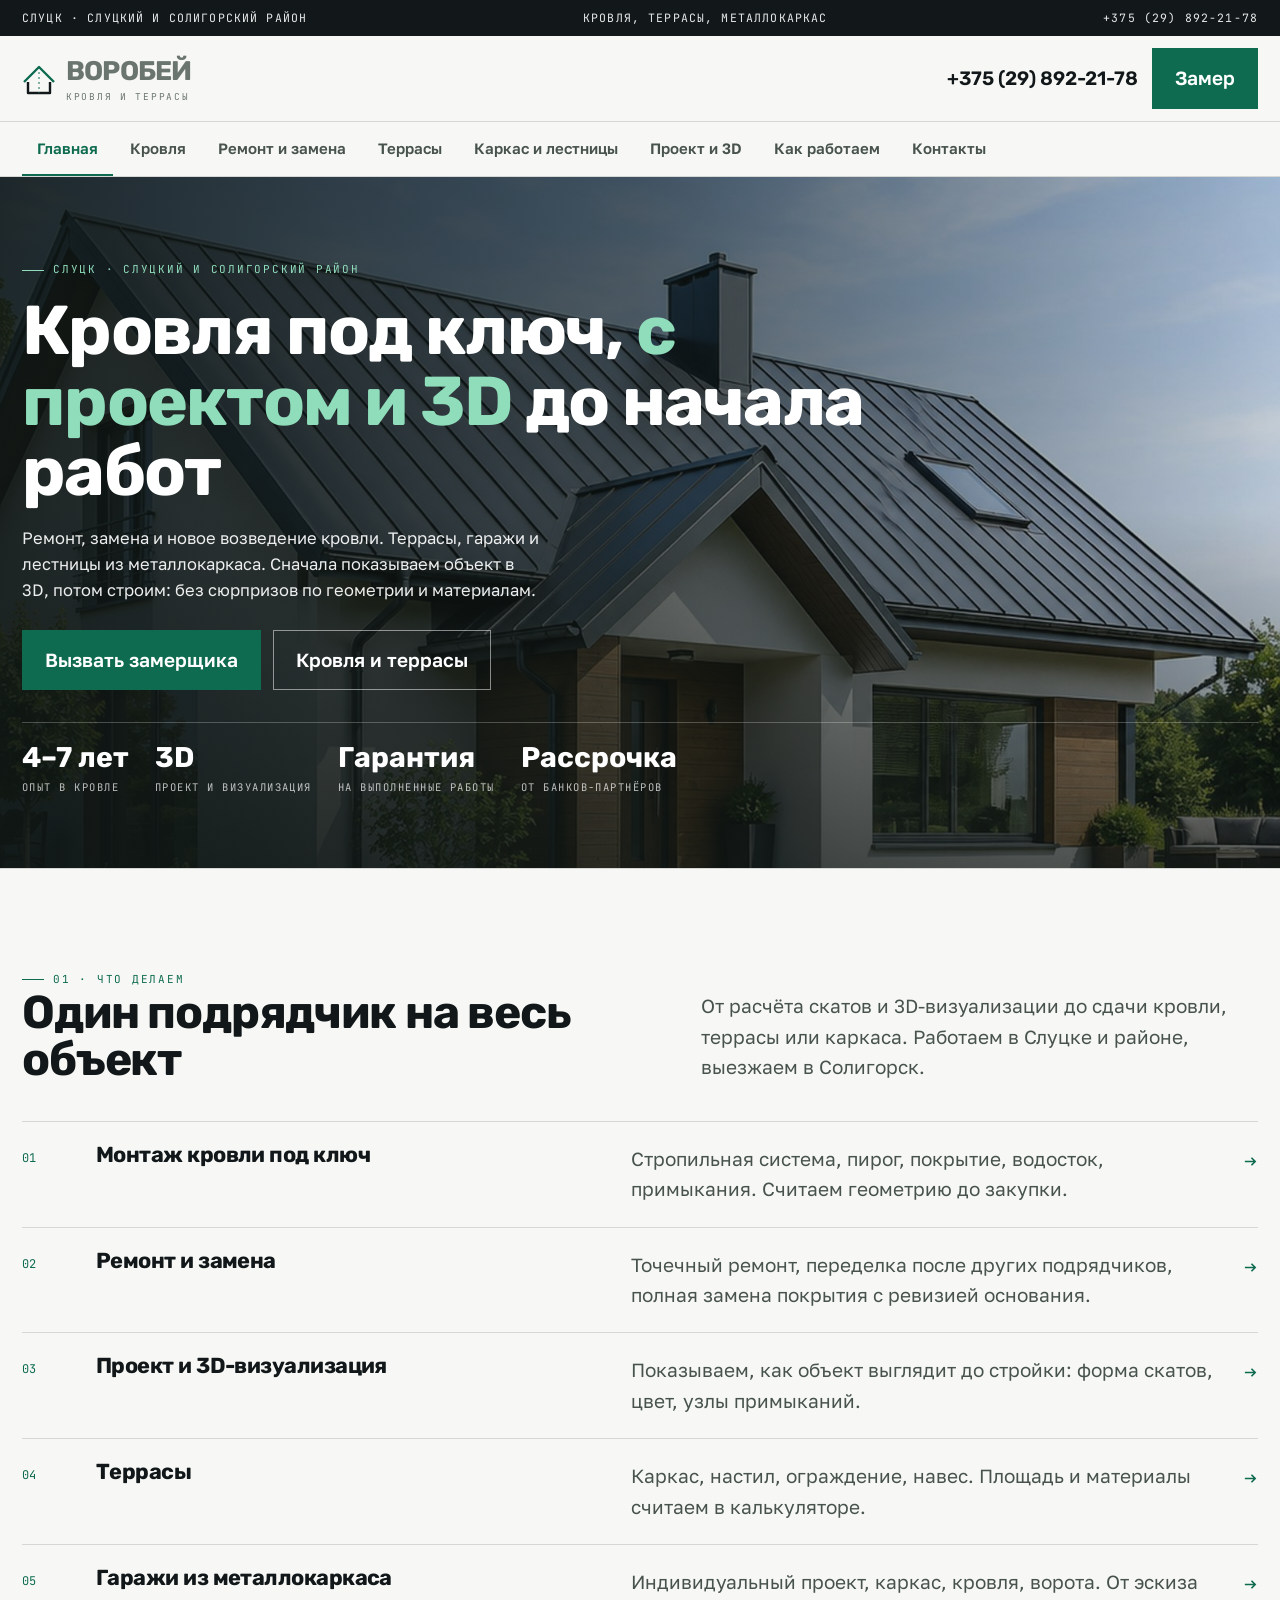
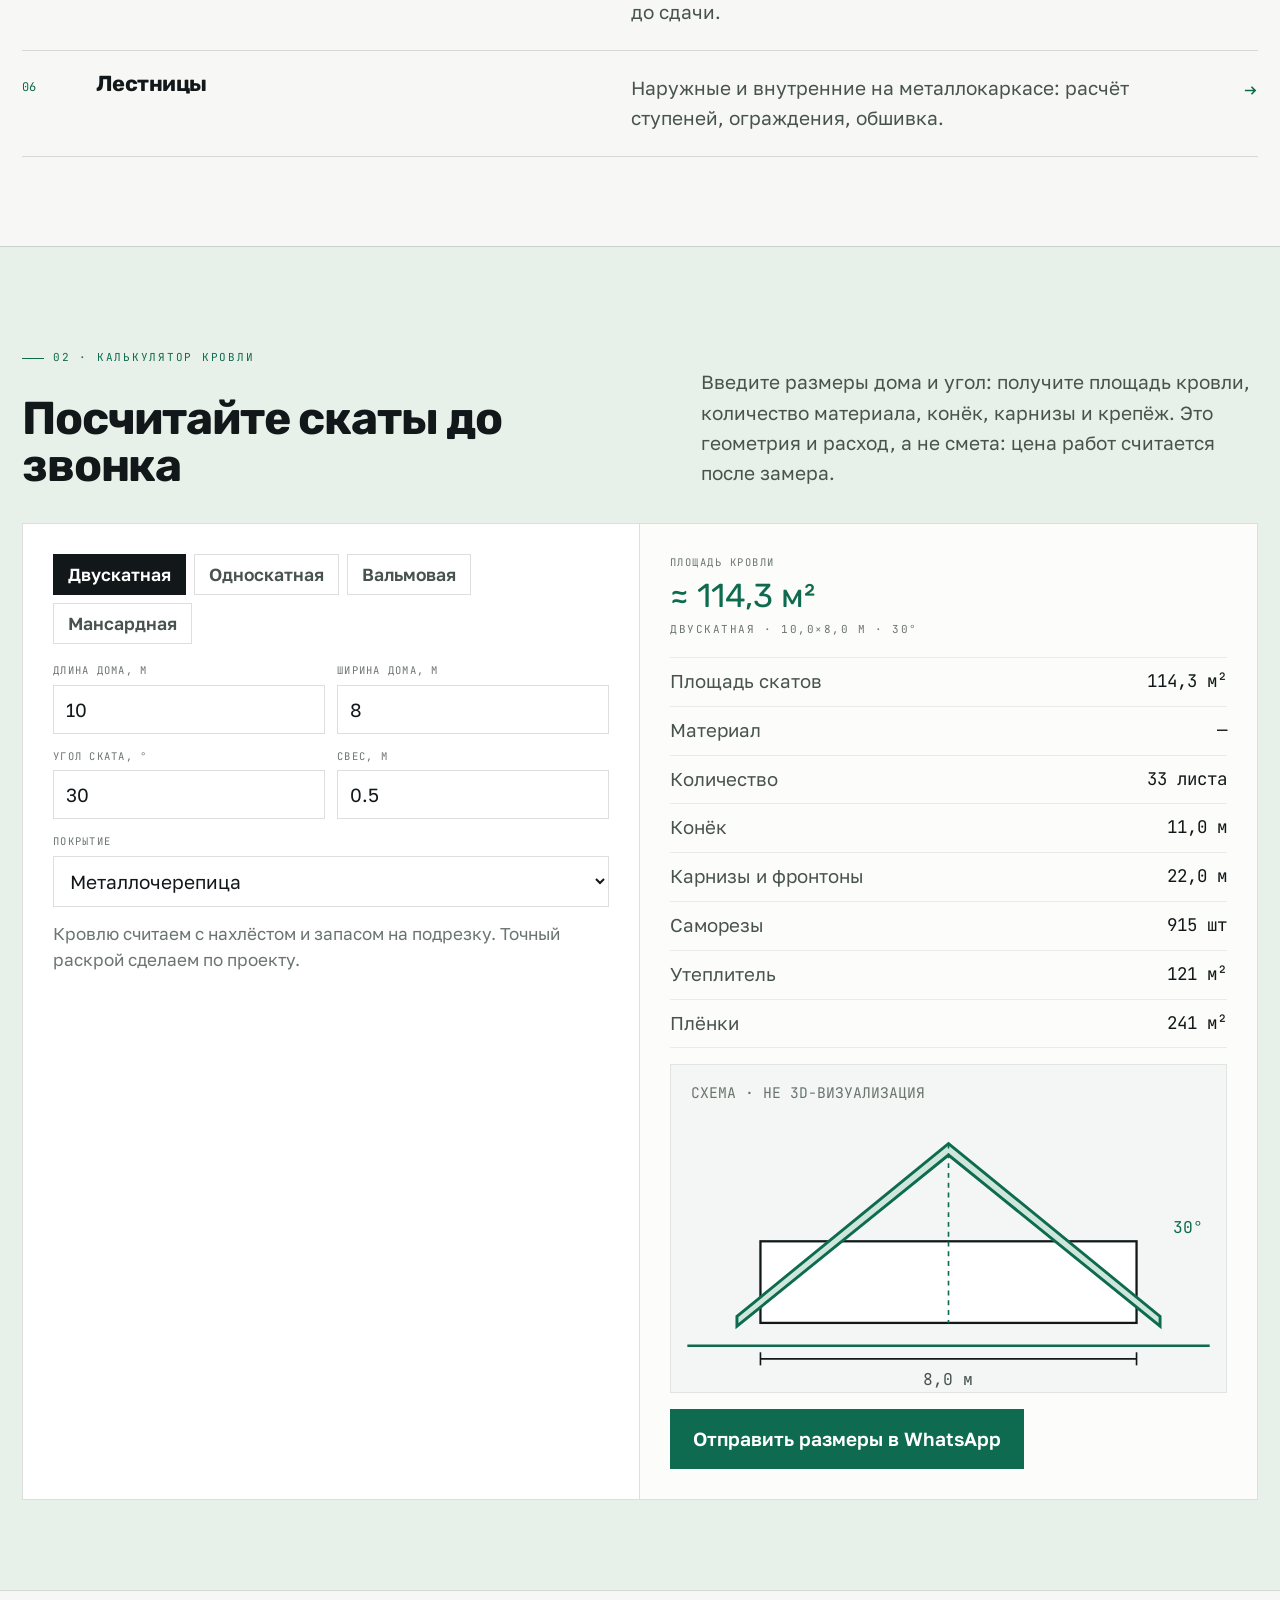
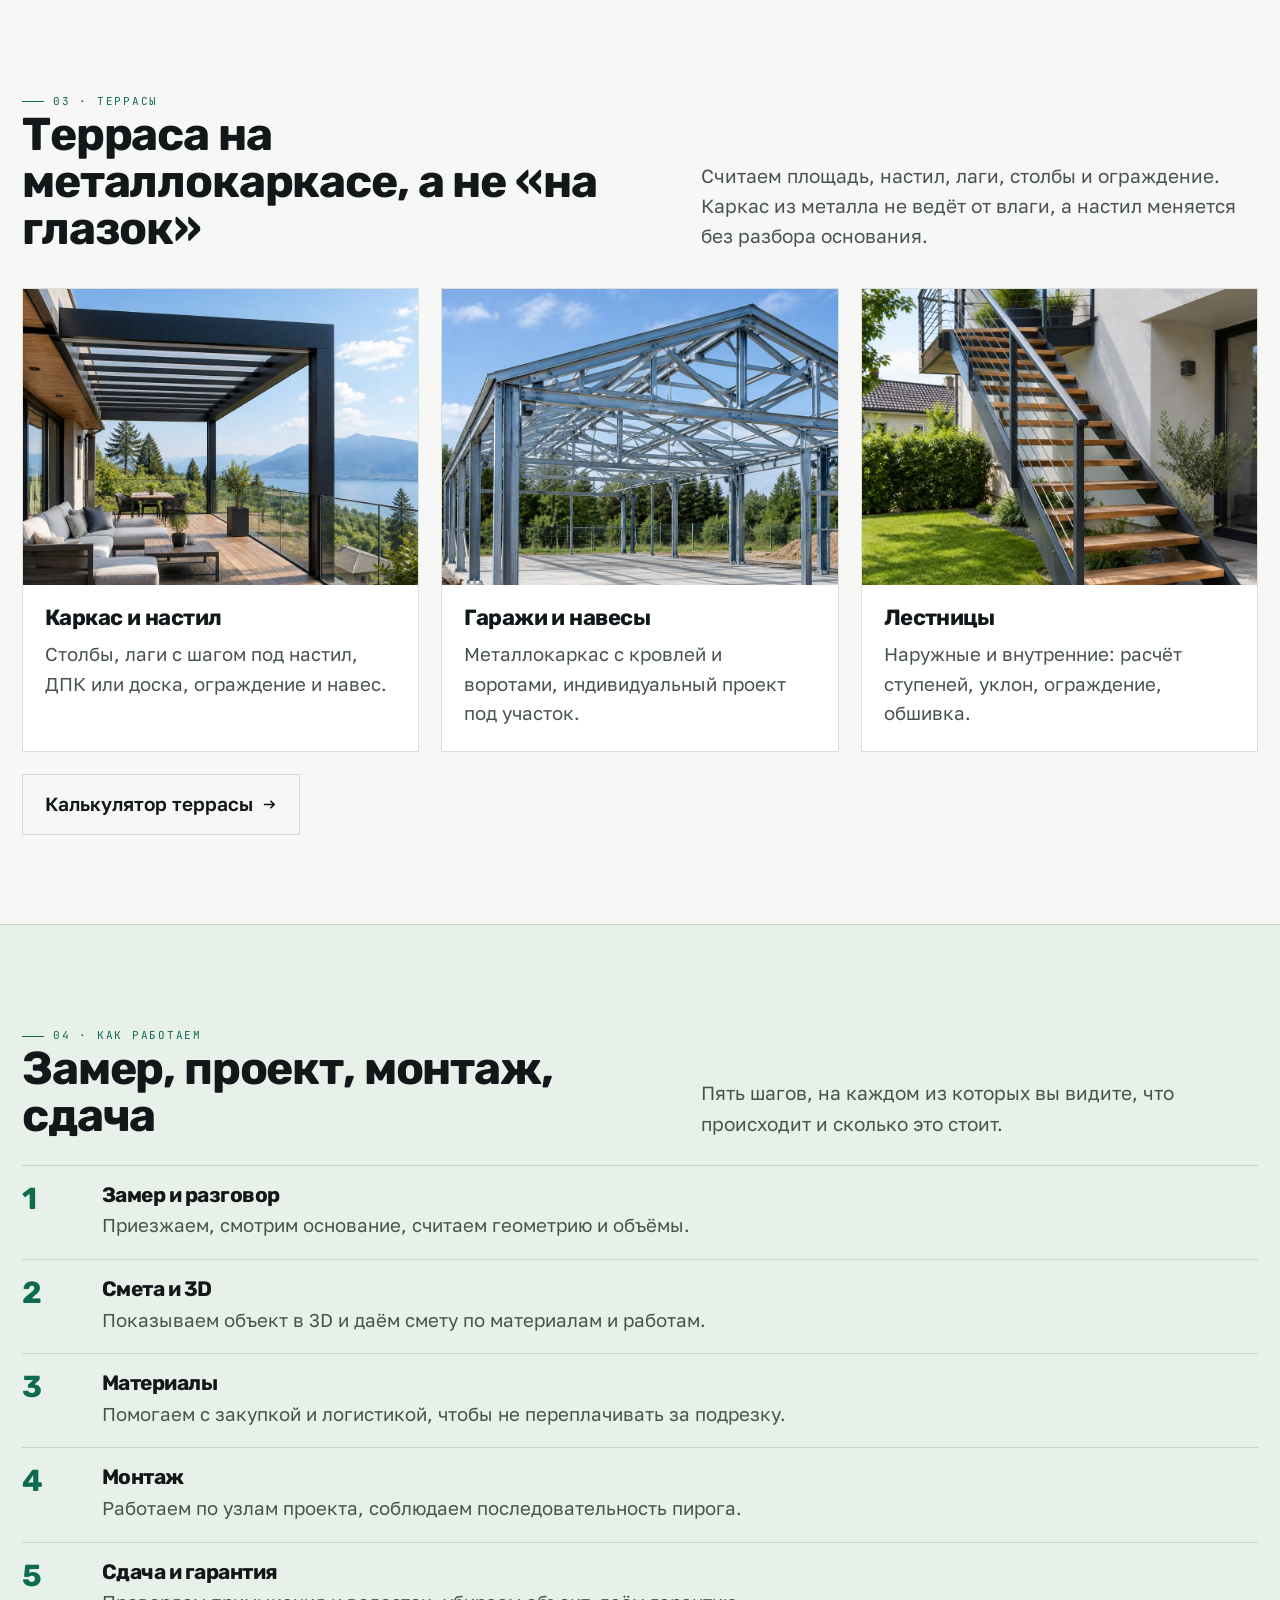
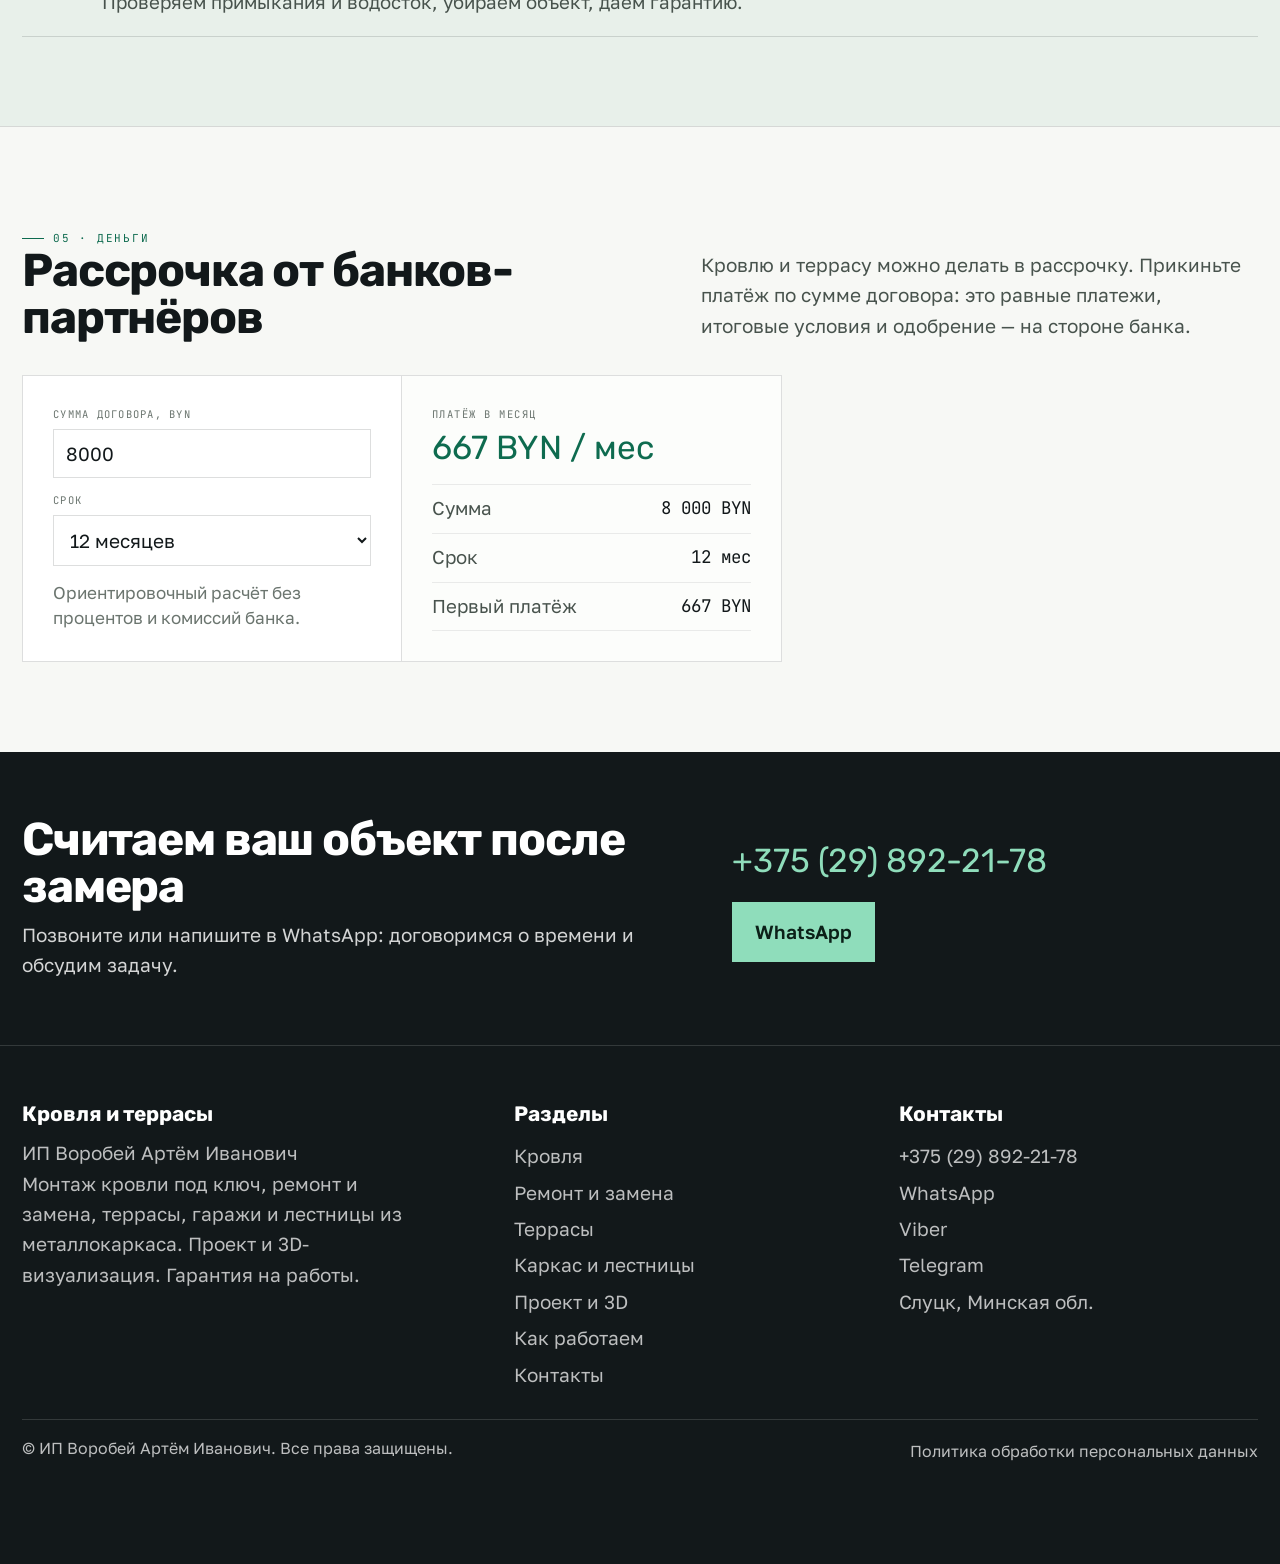
<file: index.html>
<!doctype html><html lang="ru"><head><meta charset="utf-8"><meta name="viewport" content="width=device-width,initial-scale=1"><title>Кровля и террасы в Слуцке под ключ — ИП Воробей Артём Иванович</title><meta name="description" content="Монтаж кровли под ключ, ремонт и замена, террасы, гаражи и лестницы из металлокаркаса в Слуцке и Солигорском районе. Проект и 3D-визуализация, гарантия, рассрочка."><meta property="og:title" content="Кровля и террасы в Слуцке под ключ — ИП Воробей Артём Иванович"><meta property="og:description" content="Монтаж кровли под ключ, ремонт и замена, террасы, гаражи и лестницы из металлокаркаса в Слуцке и Солигорском районе. Проект и 3D-визуализация, гарантия, рассрочка."><meta property="og:type" content="website"><link rel="icon" href="assets/img/favicon.svg" type="image/svg+xml"><link rel="preconnect" href="https://fonts.googleapis.com"><link rel="preconnect" href="https://fonts.gstatic.com" crossorigin><link rel="stylesheet" href="https://fonts.googleapis.com/css2?family=Rubik:wght@400;500;600;700&family=Golos+Text:wght@400;500;600&family=JetBrains+Mono:wght@400;500&display=swap"><style>
:root{--paper:#F7F8F5;--tint:#E8F0EA;--ink:#12181A;--ink2:#48534D;--mute:#6B756F;
--acc:#0E6B4F;--acc2:#B1470F;--line:rgba(18,24,26,.14);--line2:rgba(18,24,26,.08);
--f-d:"Rubik",system-ui,sans-serif;--f-t:"Golos Text",system-ui,sans-serif;--f-m:"JetBrains Mono",monospace}
*{box-sizing:border-box}html{-webkit-text-size-adjust:100%;font-size:19px;overflow-x:clip}
body{margin:0;background:var(--paper);color:var(--ink);font-family:var(--f-t);font-size:19px;line-height:1.6;overflow-x:hidden}
img{max-width:100%;display:block}h1,h2,h3,h4{font-family:var(--f-d);font-weight:700;margin:0;line-height:1.02;letter-spacing:-.025em}
p{margin:0}a{color:inherit;text-decoration:none;overflow-wrap:break-word}
.wrap{width:min(1300px,100% - 44px);margin:0 auto}
.topbar{background:var(--ink);color:rgba(255,255,255,.9);font-family:var(--f-m);font-size:11.5px;letter-spacing:.1em;text-transform:uppercase}
.topbar__in{display:flex;justify-content:space-between;gap:16px;padding:9px 0;flex-wrap:wrap}
.hdr{background:var(--paper);border-bottom:1px solid var(--line);position:sticky;top:0;z-index:60}
.hdr__in{display:flex;align-items:center;gap:18px;padding:12px 0}
.logo{display:flex;align-items:center;gap:10px;min-width:0;flex:none}
.logo b{font-family:var(--f-d);font-size:1.42rem;line-height:1;letter-spacing:-.03em;display:block}
.logo span{display:block;font-family:var(--f-m);font-size:9.5px;letter-spacing:.18em;text-transform:uppercase;color:var(--mute);margin-top:5px}
.logo__mk{width:34px;height:34px;flex:none}
.hdr__act{margin-left:auto;display:flex;align-items:center;gap:14px}
.tel{font-family:var(--f-d);font-weight:600;font-size:1.02rem;white-space:nowrap}
.burger{display:none;width:44px;height:44px;border:1px solid var(--line);background:#fff;align-items:center;justify-content:center;cursor:pointer;flex:none}
.strip{border-top:1px solid var(--line)}
.strip__in{display:flex;gap:2px;overflow-x:auto;scrollbar-width:none}
.strip__in::-webkit-scrollbar{display:none}
.strip__in a{flex:none;padding:14px 15px;font-family:var(--f-t);font-weight:600;font-size:15px;color:var(--ink2);white-space:nowrap;border-bottom:2px solid transparent}
.strip__in a:hover{background:var(--tint);color:var(--ink)}
.strip__in a[aria-current]{color:var(--acc);border-bottom-color:var(--acc)}
.btn{display:inline-flex;align-items:center;gap:9px;padding:14px 22px;background:var(--acc);color:#fff;font-family:var(--f-t);font-weight:600;font-size:1rem;border:1px solid var(--acc);cursor:pointer}
.btn:hover{background:#0A5440;border-color:#0A5440}
.btn--line{background:transparent;color:var(--ink);border-color:var(--line)}
.btn--line:hover{background:#fff;border-color:var(--ink);color:var(--ink)}
.hero{position:relative;min-height:clamp(430px,64vh,680px);display:flex;align-items:flex-end;color:#fff;overflow:hidden}
.hero__bg{position:absolute;inset:0}
.hero__bg img{width:100%;height:100%;object-fit:cover}
.hero::after{content:"";position:absolute;inset:0;background:linear-gradient(96deg,rgba(15,22,20,.9) 0%,rgba(15,22,20,.66) 48%,rgba(15,22,20,.14) 100%),linear-gradient(0deg,rgba(15,22,20,.62),transparent 52%)}
.hero__in{position:relative;z-index:2;padding:clamp(38px,6vw,72px) 0;width:min(1300px,100% - 44px);margin:0 auto}
.hero h1{font-size:clamp(2.1rem,5.4vw,4.4rem);max-width:20ch;margin-top:16px}
.hero h1 em{font-style:normal;color:#8FDDBB}
.hero p{margin-top:18px;max-width:52ch;font-size:clamp(16.5px,1.2vw,19px);color:rgba(255,255,255,.92)}
.hero__cta{display:flex;gap:12px;flex-wrap:wrap;margin-top:26px}
.hero .btn--line{color:#fff;border-color:rgba(255,255,255,.5)}
.hero .btn--line:hover{background:rgba(255,255,255,.14);color:#fff;border-color:#fff}
.hero__figs{display:flex;gap:26px;flex-wrap:wrap;margin-top:32px;padding-top:20px;border-top:1px solid rgba(255,255,255,.24)}
.hero__figs b{display:block;font-family:var(--f-d);font-size:1.5rem;line-height:1}
.hero__figs span{display:block;font-family:var(--f-m);font-size:10.5px;letter-spacing:.14em;text-transform:uppercase;color:rgba(255,255,255,.72);margin-top:7px}
.kick{display:inline-flex;align-items:center;gap:9px;font-family:var(--f-m);font-size:11px;letter-spacing:.16em;text-transform:uppercase;color:var(--acc)}
.kick::before{content:"";width:22px;height:1px;background:var(--acc)}
.hero .kick{color:#8FDDBB}.hero .kick::before{background:#8FDDBB}
.band{padding:clamp(50px,7vw,96px) 0;border-top:1px solid var(--line)}
.band--tint{background:var(--tint)}
.band--dark{background:var(--ink);color:#fff}
.band--dark .kick{color:#8FDDBB}.band--dark .kick::before{background:#8FDDBB}
.band--dark p{color:rgba(255,255,255,.8)}
h2{font-size:clamp(1.7rem,3.6vw,3rem);max-width:24ch}
.head{display:grid;grid-template-columns:minmax(0,1.15fr) minmax(0,1fr);gap:clamp(18px,3vw,48px);align-items:end}
.head p{color:var(--ink2);max-width:46ch}
.band--dark .head p{color:rgba(255,255,255,.78)}
.mono{font-family:var(--f-m);font-size:11px;letter-spacing:.14em;text-transform:uppercase;color:var(--mute)}
[hidden]{display:none!important}
</style><link rel="stylesheet" href="assets/css/site.v1.css"></head><body class=""><div class="topbar"><div class="wrap topbar__in"><span>Слуцк · Слуцкий и Солигорский район</span><span>Кровля, террасы, металлокаркас</span><a href="tel:+375298922178">+375 (29) 892-21-78</a></div></div><header class="hdr"><div class="wrap hdr__in"><a class="logo" href="index.html" aria-label="Кровля и террасы — на главную"><svg class="logo__mk" viewBox="0 0 34 34" fill="none" aria-hidden="true"><path d="M2 20 17 5l15 15" stroke="#0E6B4F" stroke-width="2.4" stroke-linejoin="round"/><path d="M6 20v11h22V20" stroke="#12181A" stroke-width="2.4" stroke-linejoin="round"/><path d="M17 5v26" stroke="#0E6B4F" stroke-width="1" stroke-dasharray="2 3"/></svg><span class="logo__tx"><b>Воробей</b><span>кровля и террасы</span></span></a><div class="hdr__act"><a class="tel" href="tel:+375298922178">+375 (29) 892-21-78</a><a class="btn" href="kontakty.html#zayavka">Замер</a><button class="burger" type="button" aria-label="Меню" aria-expanded="false" aria-controls="drawer"><svg width="20" height="20" viewBox="0 0 20 20" stroke="currentColor" stroke-width="2"><path d="M3 6h14M3 10h14M3 14h14"/></svg></button></div></div><div class="strip"><div class="wrap"><nav class="strip__in" aria-label="Страницы"><a href="index.html" aria-current="page">Главная</a><a href="krovlya.html">Кровля</a><a href="remont.html">Ремонт и замена</a><a href="terrasy.html">Террасы</a><a href="karkas.html">Каркас и лестницы</a><a href="proekt.html">Проект и 3D</a><a href="kak-rabotaem.html">Как работаем</a><a href="kontakty.html">Контакты</a></nav></div></div></header><section class="hero"><div class="hero__bg"><img src="assets/img/hero.jpg" alt="Новая металлическая кровля частного дома"></div><div class="hero__in"><span class="kick">Слуцк · Слуцкий и Солигорский район</span><h1>Кровля под ключ, <em>с проектом и 3D</em> до начала работ</h1><p>Ремонт, замена и новое возведение кровли. Террасы, гаражи и лестницы из металлокаркаса. Сначала показываем объект в 3D, потом строим: без сюрпризов по геометрии и материалам.</p><div class="hero__cta"><a class="btn" href="kontakty.html#zayavka">Вызвать замерщика</a><a class="btn btn--line" href="krovlya.html">Кровля и террасы</a></div><div class="hero__figs"><div><b>4–7 лет</b><span>опыт в кровле</span></div><div><b>3D</b><span>проект и визуализация</span></div><div><b>Гарантия</b><span>на выполненные работы</span></div><div><b>Рассрочка</b><span>от банков-партнёров</span></div></div></div></section><section class="band"><div class="wrap"><span class="kick">01 · что делаем</span><div class="head"><h2>Один подрядчик на весь объект</h2><p>От расчёта скатов и 3D-визуализации до сдачи кровли, террасы или каркаса. Работаем в Слуцке и районе, выезжаем в Солигорск.</p></div><div class="rows"><div class="row"><span class="row__n">01</span><h3>Монтаж кровли под ключ</h3><p>Стропильная система, пирог, покрытие, водосток, примыкания. Считаем геометрию до закупки.</p><span class="row__go"><svg class="ar" width="15" height="15" viewBox="0 0 16 16" aria-hidden="true" fill="none" stroke="currentColor" stroke-width="1.7"><path d="M2 8h11M9 4l4 4-4 4"/></svg></span></div><div class="row"><span class="row__n">02</span><h3>Ремонт и замена</h3><p>Точечный ремонт, переделка после других подрядчиков, полная замена покрытия с ревизией основания.</p><span class="row__go"><svg class="ar" width="15" height="15" viewBox="0 0 16 16" aria-hidden="true" fill="none" stroke="currentColor" stroke-width="1.7"><path d="M2 8h11M9 4l4 4-4 4"/></svg></span></div><div class="row"><span class="row__n">03</span><h3>Проект и 3D-визуализация</h3><p>Показываем, как объект выглядит до стройки: форма скатов, цвет, узлы примыканий.</p><span class="row__go"><svg class="ar" width="15" height="15" viewBox="0 0 16 16" aria-hidden="true" fill="none" stroke="currentColor" stroke-width="1.7"><path d="M2 8h11M9 4l4 4-4 4"/></svg></span></div><div class="row"><span class="row__n">04</span><h3>Террасы</h3><p>Каркас, настил, ограждение, навес. Площадь и материалы считаем в калькуляторе.</p><span class="row__go"><svg class="ar" width="15" height="15" viewBox="0 0 16 16" aria-hidden="true" fill="none" stroke="currentColor" stroke-width="1.7"><path d="M2 8h11M9 4l4 4-4 4"/></svg></span></div><div class="row"><span class="row__n">05</span><h3>Гаражи из металлокаркаса</h3><p>Индивидуальный проект, каркас, кровля, ворота. От эскиза до сдачи.</p><span class="row__go"><svg class="ar" width="15" height="15" viewBox="0 0 16 16" aria-hidden="true" fill="none" stroke="currentColor" stroke-width="1.7"><path d="M2 8h11M9 4l4 4-4 4"/></svg></span></div><div class="row"><span class="row__n">06</span><h3>Лестницы</h3><p>Наружные и внутренние на металлокаркасе: расчёт ступеней, ограждения, обшивка.</p><span class="row__go"><svg class="ar" width="15" height="15" viewBox="0 0 16 16" aria-hidden="true" fill="none" stroke="currentColor" stroke-width="1.7"><path d="M2 8h11M9 4l4 4-4 4"/></svg></span></div></div></div></section><section class="band band--tint" id="calc"><div class="wrap"><span class="kick">02 · калькулятор кровли</span><div class="head"><h2>Посчитайте скаты до звонка</h2><p>Введите размеры дома и угол: получите площадь кровли, количество материала, конёк, карнизы и крепёж. Это геометрия и расход, а не смета: цена работ считается после замера.</p></div><div class="panel"><div class="panel__in"><div class="panel__form"><div class="tabs" role="tablist"><button class="tab" type="button" data-roof="dvu" aria-selected="true">Двускатная</button><button class="tab" type="button" data-roof="odno" aria-selected="false">Односкатная</button><button class="tab" type="button" data-roof="valma" aria-selected="false">Вальмовая</button><button class="tab" type="button" data-roof="mans" aria-selected="false">Мансардная</button></div><div class="two"><div class="field"><label for="r-l">Длина дома, м</label><input id="r-l" type="number" value="10" min="3" max="40" step="0.5"></div><div class="field"><label for="r-w">Ширина дома, м</label><input id="r-w" type="number" value="8" min="3" max="30" step="0.5"></div></div><div class="two"><div class="field"><label for="r-a">Угол ската, °</label><input id="r-a" type="number" value="30" min="8" max="60" step="1"></div><div class="field"><label for="r-ov">Свес, м</label><input id="r-ov" type="number" value="0.5" min="0" max="1.2" step="0.1"></div></div><div class="field"><label for="r-mat-sel">Покрытие</label><select id="r-mat-sel"><option value="mc">Металлочерепица</option><option value="pr">Профнастил</option><option value="gc">Гибкая черепица</option><option value="fz">Фальцевая кровля</option></select></div><p class="note">Кровлю считаем с нахлёстом и запасом на подрезку. Точный раскрой сделаем по проекту.</p></div><div class="panel__out"><div class="sum__lbl">Площадь кровли</div><div class="sum" id="r-sum">—</div><div class="mono" id="r-type" style="margin-top:8px">—</div><dl class="spec"><div><dt>Площадь скатов</dt><dd id="r-area">—</dd></div><div><dt>Материал</dt><dd id="r-mat">—</dd></div><div><dt>Количество</dt><dd id="r-qty">—</dd></div><div><dt>Конёк</dt><dd id="r-ridge">—</dd></div><div><dt>Карнизы и фронтоны</dt><dd id="r-eaves">—</dd></div><div><dt>Саморезы</dt><dd id="r-screws">—</dd></div><div><dt>Утеплитель</dt><dd id="r-ins">—</dd></div><div><dt>Плёнки</dt><dd id="r-film">—</dd></div></dl><div class="scheme"><svg id="r-svg" role="img" aria-label="Схема кровли в разрезе"></svg></div><a class="btn" style="margin-top:16px" href="https://wa.me/375298922178" target="_blank" rel="noopener">Отправить размеры в WhatsApp</a></div></div></div></div></section><section class="band"><div class="wrap"><span class="kick">03 · террасы</span><div class="head"><h2>Терраса на металлокаркасе, а не «на глазок»</h2><p>Считаем площадь, настил, лаги, столбы и ограждение. Каркас из металла не ведёт от влаги, а настил меняется без разбора основания.</p></div><div class="cards"><div class="card"><div class="im"><img src="assets/img/terrace.jpg" alt="Терраса с металлокаркасом"></div><h3>Каркас и настил</h3><p>Столбы, лаги с шагом под настил, ДПК или доска, ограждение и навес.</p></div><div class="card"><div class="im"><img src="assets/img/garage.jpg" alt="Гараж из металлокаркаса"></div><h3>Гаражи и навесы</h3><p>Металлокаркас с кровлей и воротами, индивидуальный проект под участок.</p></div><div class="card"><div class="im"><img src="assets/img/stairs.jpg" alt="Лестница на металлокаркасе"></div><h3>Лестницы</h3><p>Наружные и внутренние: расчёт ступеней, уклон, ограждение, обшивка.</p></div></div><p style="margin-top:22px"><a class="btn btn--line" href="terrasy.html">Калькулятор террасы<svg class="ar" width="15" height="15" viewBox="0 0 16 16" aria-hidden="true" fill="none" stroke="currentColor" stroke-width="1.7"><path d="M2 8h11M9 4l4 4-4 4"/></svg></a></p></div></section><section class="band band--tint"><div class="wrap"><span class="kick">04 · как работаем</span><div class="head"><h2>Замер, проект, монтаж, сдача</h2><p>Пять шагов, на каждом из которых вы видите, что происходит и сколько это стоит.</p></div><div class="steps"><div class="step"><b>1</b><div><h3>Замер и разговор</h3><p>Приезжаем, смотрим основание, считаем геометрию и объёмы.</p></div></div><div class="step"><b>2</b><div><h3>Смета и 3D</h3><p>Показываем объект в 3D и даём смету по материалам и работам.</p></div></div><div class="step"><b>3</b><div><h3>Материалы</h3><p>Помогаем с закупкой и логистикой, чтобы не переплачивать за подрезку.</p></div></div><div class="step"><b>4</b><div><h3>Монтаж</h3><p>Работаем по узлам проекта, соблюдаем последовательность пирога.</p></div></div><div class="step"><b>5</b><div><h3>Сдача и гарантия</h3><p>Проверяем примыкания и водосток, убираем объект, даём гарантию.</p></div></div></div></div></section><section class="band"><div class="wrap"><span class="kick">05 · деньги</span><div class="head"><h2>Рассрочка от банков-партнёров</h2><p>Кровлю и террасу можно делать в рассрочку. Прикиньте платёж по сумме договора: это равные платежи, итоговые условия и одобрение — на стороне банка.</p></div><div class="panel" style="max-width:760px"><div class="panel__in" style="grid-template-columns:minmax(0,1fr) minmax(0,1fr)"><div class="panel__form"><div class="field"><label for="i-sum">Сумма договора, BYN</label><input id="i-sum" type="number" value="8000" min="500" step="100"></div><div class="field"><label for="i-months">Срок</label><select id="i-months"><option value="6">6 месяцев</option><option value="12" selected>12 месяцев</option><option value="24">24 месяца</option><option value="36">36 месяцев</option></select></div><p class="note">Ориентировочный расчёт без процентов и комиссий банка.</p></div><div class="panel__out"><div class="sum__lbl">Платёж в месяц</div><div class="sum" id="i-pay">—</div><dl class="spec"><div><dt>Сумма</dt><dd id="i-sum-out">—</dd></div><div><dt>Срок</dt><dd id="i-months-out">—</dd></div><div><dt>Первый платёж</dt><dd id="i-first">—</dd></div></dl></div></div></div></div></section><section class="cta"><div class="wrap cta__in"><div><h2>Считаем ваш объект после замера</h2><p style="margin-top:10px;color:rgba(255,255,255,.82)">Позвоните или напишите в WhatsApp: договоримся о времени и обсудим задачу.</p></div><div><a class="cta__tel" href="tel:+375298922178">+375 (29) 892-21-78</a><a class="btn" style="margin-top:14px" href="https://wa.me/375298922178" target="_blank" rel="noopener">WhatsApp</a></div></div></section><footer class="foot"><div class="wrap"><div class="foot__in"><div><b>Кровля и террасы</b><p style="max-width:34ch">ИП Воробей Артём Иванович<br>Монтаж кровли под ключ, ремонт и замена, террасы, гаражи и лестницы из металлокаркаса. Проект и 3D-визуализация. Гарантия на работы.</p></div><div><b>Разделы</b><a href="krovlya.html">Кровля</a><a href="remont.html">Ремонт и замена</a><a href="terrasy.html">Террасы</a><a href="karkas.html">Каркас и лестницы</a><a href="proekt.html">Проект и 3D</a><a href="kak-rabotaem.html">Как работаем</a><a href="kontakty.html">Контакты</a></div><div><b>Контакты</b><a href="tel:+375298922178">+375 (29) 892-21-78</a><a href="https://wa.me/375298922178" target="_blank" rel="noopener">WhatsApp</a><a href="viber://chat?number=%2B375298922178" target="_blank" rel="noopener">Viber</a><a href="https://t.me/+375298922178" target="_blank" rel="noopener">Telegram</a><span style="display:block;padding:3px 0">Слуцк, Минская обл.</span></div></div><div class="foot__low"><span>© ИП Воробей Артём Иванович. Все права защищены.</span><span><a href="politika.html">Политика обработки персональных данных</a></span></div></div></footer><div class="fbar"><a class="fbar__main" href="tel:+375298922178"><svg width="17" height="17" viewBox="0 0 24 24" fill="none" stroke="currentColor" stroke-width="2"><path d="M4 4h4l2 5-3 2a12 12 0 0 0 6 6l2-3 5 2v4a2 2 0 0 1-2 2A18 18 0 0 1 2 6a2 2 0 0 1 2-2z"/></svg>Позвонить</a><a href="https://wa.me/375298922178" target="_blank" rel="noopener"><svg width="17" height="17" viewBox="0 0 24 24" fill="currentColor"><path d="M12 2a10 10 0 0 0-8.6 15.1L2 22l5-1.3A10 10 0 1 0 12 2zm5.3 14.1c-.2.6-1.3 1.2-1.8 1.2-.5.1-1 .1-1.7-.1a11 11 0 0 1-5.6-4.9c-.4-.7-.6-1.4-.5-2 0-.5.4-1 .7-1.3.2-.2.4-.3.6-.3h.5c.2 0 .4 0 .5.4l.7 1.6c.1.2 0 .4-.1.5l-.4.5c-.2.2-.2.3-.1.5a7 7 0 0 0 3.3 2.8c.2.1.4 0 .5-.1l.6-.7c.1-.2.3-.2.5-.1l1.5.8c.3.2.4.2.4.5s0 .9-.2 1.3z"/></svg>WhatsApp</a><a href="viber://chat?number=%2B375298922178" target="_blank" rel="noopener"><svg width="17" height="17" viewBox="0 0 24 24" fill="currentColor"><path d="M12 2C6.9 2 3 5.6 3 10.4c0 2.6 1.2 4.9 3.2 6.4v3.7l3-1.9c.9.3 1.9.4 2.8.4 5.1 0 9-3.6 9-8.6S17.1 2 12 2zm3.6 11.9c-.3.7-1.5 1.3-2.1 1.3-.6.1-1.3.1-2.1-.2a12 12 0 0 1-6-5.4c-.5-.8-.7-1.6-.6-2.3.1-.6.5-1.2.8-1.5.2-.2.4-.3.6-.3h.6c.2 0 .4.1.6.5l.7 1.8c.1.2 0 .4-.1.6l-.5.6c-.2.2-.2.4-.1.6a8 8 0 0 0 3.6 3.2c.3.1.5 0 .6-.1l.7-.8c.2-.2.4-.3.6-.1l1.7 1c.3.2.4.3.4.6s0 .9-.1 1.4z"/></svg>Viber</a><a href="https://t.me/+375298922178" target="_blank" rel="noopener"><svg width="17" height="17" viewBox="0 0 24 24" fill="currentColor"><path d="M21.9 4.3 19 19.1c-.2 1-.8 1.2-1.6.8l-4.5-3.3-2.2 2.1c-.2.2-.4.4-.9.4l.3-4.5 8.2-7.4c.4-.3-.1-.5-.5-.2L7.7 12.3 3.2 10.9c-1-.3-1-1 .2-1.4l17.1-6.6c.8-.3 1.5.2 1.4 1.4z"/></svg>Telegram</a></div><div class="drawer" id="drawer" hidden><div class="drawer__in"><div class="drawer__top"><b style="font-family:var(--f-d);font-size:1.1rem">Меню</b><button class="drawer__close" type="button" aria-label="Закрыть меню">×</button></div><nav aria-label="Мобильное меню"><a href="index.html">Главная</a><a href="krovlya.html">Кровля</a><a href="remont.html">Ремонт и замена</a><a href="terrasy.html">Террасы</a><a href="karkas.html">Каркас и лестницы</a><a href="proekt.html">Проект и 3D</a><a href="kak-rabotaem.html">Как работаем</a><a href="kontakty.html">Контакты</a><a href="politika.html">Политика</a></nav><div class="drawer__tel"><a class="btn" href="tel:+375298922178"><svg width="17" height="17" viewBox="0 0 24 24" fill="none" stroke="currentColor" stroke-width="2"><path d="M4 4h4l2 5-3 2a12 12 0 0 0 6 6l2-3 5 2v4a2 2 0 0 1-2 2A18 18 0 0 1 2 6a2 2 0 0 1 2-2z"/></svg>+375 (29) 892-21-78</a><a class="btn btn--line" href="https://wa.me/375298922178" target="_blank" rel="noopener"><svg width="17" height="17" viewBox="0 0 24 24" fill="currentColor"><path d="M12 2a10 10 0 0 0-8.6 15.1L2 22l5-1.3A10 10 0 1 0 12 2zm5.3 14.1c-.2.6-1.3 1.2-1.8 1.2-.5.1-1 .1-1.7-.1a11 11 0 0 1-5.6-4.9c-.4-.7-.6-1.4-.5-2 0-.5.4-1 .7-1.3.2-.2.4-.3.6-.3h.5c.2 0 .4 0 .5.4l.7 1.6c.1.2 0 .4-.1.5l-.4.5c-.2.2-.2.3-.1.5a7 7 0 0 0 3.3 2.8c.2.1.4 0 .5-.1l.6-.7c.1-.2.3-.2.5-.1l1.5.8c.3.2.4.2.4.5s0 .9-.2 1.3z"/></svg>Написать в WhatsApp</a></div></div></div><script src="assets/js/main.v1.js" defer></script></body></html>
</file>
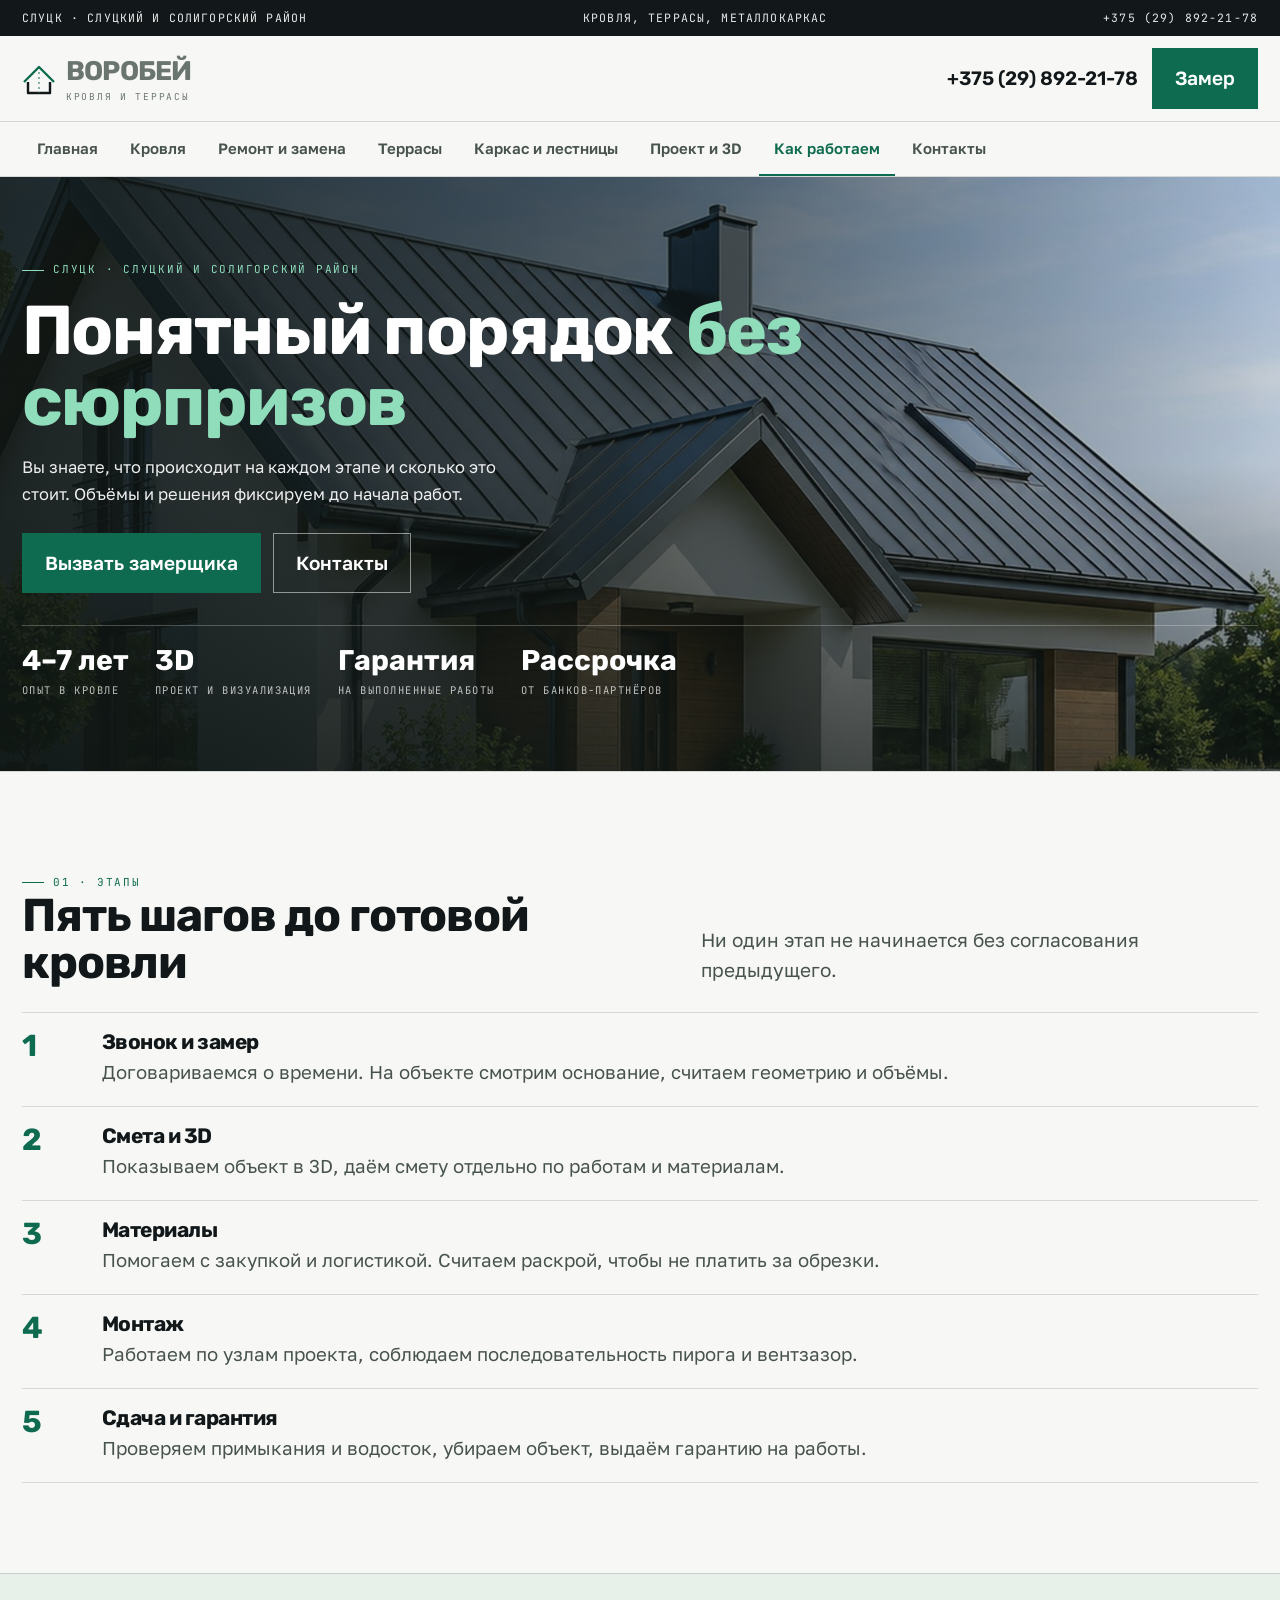
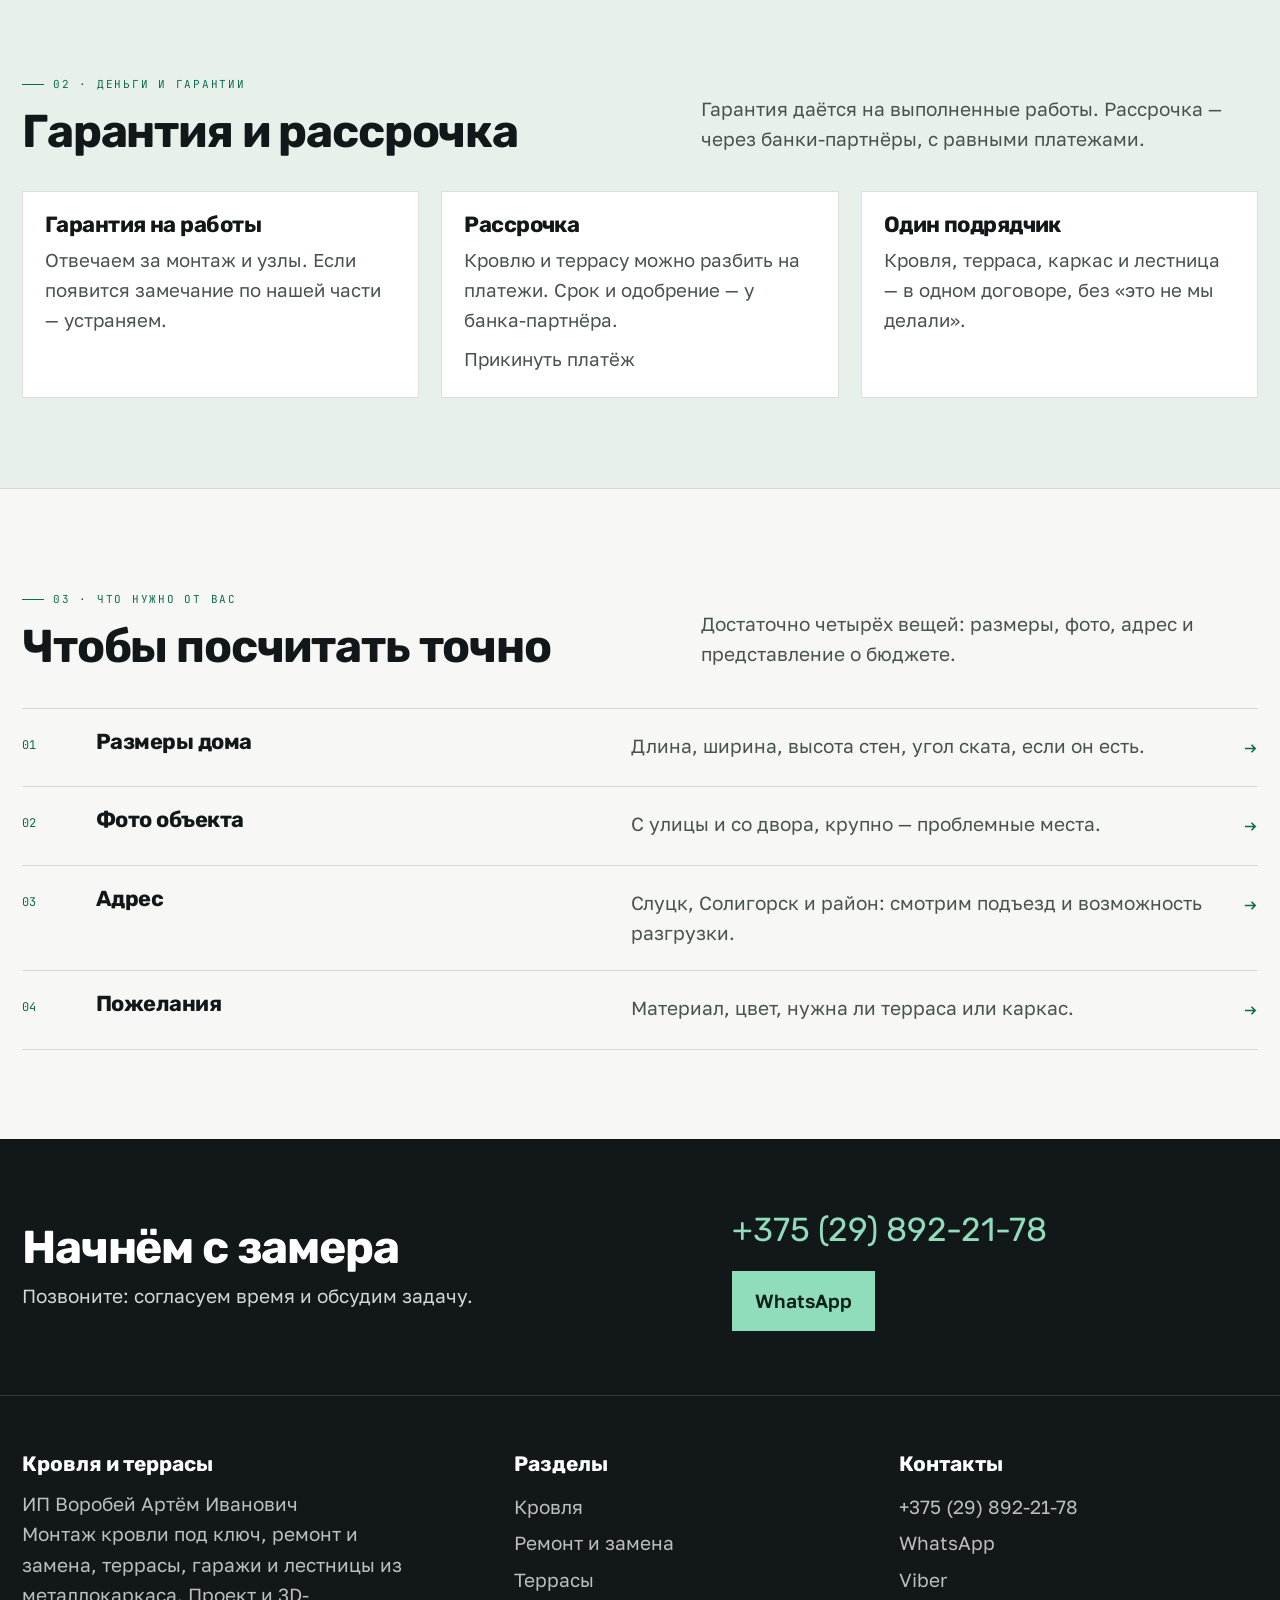
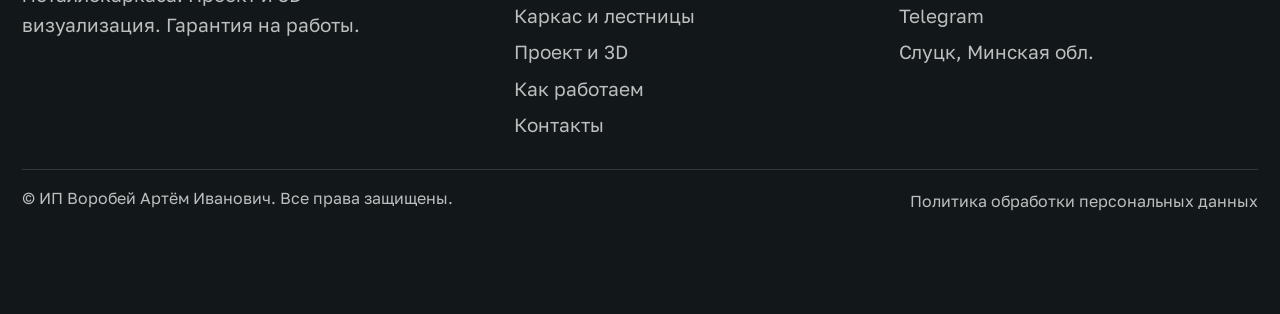
<file: kak-rabotaem.html>
<!doctype html><html lang="ru"><head><meta charset="utf-8"><meta name="viewport" content="width=device-width,initial-scale=1"><title>Как мы работаем: этапы, гарантия, рассрочка — ИП Воробей Артём Иванович, Слуцк</title><meta name="description" content="Этапы работ по кровле и террасам: замер, смета и 3D, материалы, монтаж, сдача. Гарантия на работы, рассрочка от банков-партнёров."><meta property="og:title" content="Как мы работаем: этапы, гарантия, рассрочка — ИП Воробей Артём Иванович, Слуцк"><meta property="og:description" content="Этапы работ по кровле и террасам: замер, смета и 3D, материалы, монтаж, сдача. Гарантия на работы, рассрочка от банков-партнёров."><meta property="og:type" content="website"><link rel="icon" href="assets/img/favicon.svg" type="image/svg+xml"><link rel="preconnect" href="https://fonts.googleapis.com"><link rel="preconnect" href="https://fonts.gstatic.com" crossorigin><link rel="stylesheet" href="https://fonts.googleapis.com/css2?family=Rubik:wght@400;500;600;700&family=Golos+Text:wght@400;500;600&family=JetBrains+Mono:wght@400;500&display=swap"><style>
:root{--paper:#F7F8F5;--tint:#E8F0EA;--ink:#12181A;--ink2:#48534D;--mute:#6B756F;
--acc:#0E6B4F;--acc2:#B1470F;--line:rgba(18,24,26,.14);--line2:rgba(18,24,26,.08);
--f-d:"Rubik",system-ui,sans-serif;--f-t:"Golos Text",system-ui,sans-serif;--f-m:"JetBrains Mono",monospace}
*{box-sizing:border-box}html{-webkit-text-size-adjust:100%;font-size:19px;overflow-x:clip}
body{margin:0;background:var(--paper);color:var(--ink);font-family:var(--f-t);font-size:19px;line-height:1.6;overflow-x:hidden}
img{max-width:100%;display:block}h1,h2,h3,h4{font-family:var(--f-d);font-weight:700;margin:0;line-height:1.02;letter-spacing:-.025em}
p{margin:0}a{color:inherit;text-decoration:none;overflow-wrap:break-word}
.wrap{width:min(1300px,100% - 44px);margin:0 auto}
.topbar{background:var(--ink);color:rgba(255,255,255,.9);font-family:var(--f-m);font-size:11.5px;letter-spacing:.1em;text-transform:uppercase}
.topbar__in{display:flex;justify-content:space-between;gap:16px;padding:9px 0;flex-wrap:wrap}
.hdr{background:var(--paper);border-bottom:1px solid var(--line);position:sticky;top:0;z-index:60}
.hdr__in{display:flex;align-items:center;gap:18px;padding:12px 0}
.logo{display:flex;align-items:center;gap:10px;min-width:0;flex:none}
.logo b{font-family:var(--f-d);font-size:1.42rem;line-height:1;letter-spacing:-.03em;display:block}
.logo span{display:block;font-family:var(--f-m);font-size:9.5px;letter-spacing:.18em;text-transform:uppercase;color:var(--mute);margin-top:5px}
.logo__mk{width:34px;height:34px;flex:none}
.hdr__act{margin-left:auto;display:flex;align-items:center;gap:14px}
.tel{font-family:var(--f-d);font-weight:600;font-size:1.02rem;white-space:nowrap}
.burger{display:none;width:44px;height:44px;border:1px solid var(--line);background:#fff;align-items:center;justify-content:center;cursor:pointer;flex:none}
.strip{border-top:1px solid var(--line)}
.strip__in{display:flex;gap:2px;overflow-x:auto;scrollbar-width:none}
.strip__in::-webkit-scrollbar{display:none}
.strip__in a{flex:none;padding:14px 15px;font-family:var(--f-t);font-weight:600;font-size:15px;color:var(--ink2);white-space:nowrap;border-bottom:2px solid transparent}
.strip__in a:hover{background:var(--tint);color:var(--ink)}
.strip__in a[aria-current]{color:var(--acc);border-bottom-color:var(--acc)}
.btn{display:inline-flex;align-items:center;gap:9px;padding:14px 22px;background:var(--acc);color:#fff;font-family:var(--f-t);font-weight:600;font-size:1rem;border:1px solid var(--acc);cursor:pointer}
.btn:hover{background:#0A5440;border-color:#0A5440}
.btn--line{background:transparent;color:var(--ink);border-color:var(--line)}
.btn--line:hover{background:#fff;border-color:var(--ink);color:var(--ink)}
.hero{position:relative;min-height:clamp(430px,64vh,680px);display:flex;align-items:flex-end;color:#fff;overflow:hidden}
.hero__bg{position:absolute;inset:0}
.hero__bg img{width:100%;height:100%;object-fit:cover}
.hero::after{content:"";position:absolute;inset:0;background:linear-gradient(96deg,rgba(15,22,20,.9) 0%,rgba(15,22,20,.66) 48%,rgba(15,22,20,.14) 100%),linear-gradient(0deg,rgba(15,22,20,.62),transparent 52%)}
.hero__in{position:relative;z-index:2;padding:clamp(38px,6vw,72px) 0;width:min(1300px,100% - 44px);margin:0 auto}
.hero h1{font-size:clamp(2.1rem,5.4vw,4.4rem);max-width:20ch;margin-top:16px}
.hero h1 em{font-style:normal;color:#8FDDBB}
.hero p{margin-top:18px;max-width:52ch;font-size:clamp(16.5px,1.2vw,19px);color:rgba(255,255,255,.92)}
.hero__cta{display:flex;gap:12px;flex-wrap:wrap;margin-top:26px}
.hero .btn--line{color:#fff;border-color:rgba(255,255,255,.5)}
.hero .btn--line:hover{background:rgba(255,255,255,.14);color:#fff;border-color:#fff}
.hero__figs{display:flex;gap:26px;flex-wrap:wrap;margin-top:32px;padding-top:20px;border-top:1px solid rgba(255,255,255,.24)}
.hero__figs b{display:block;font-family:var(--f-d);font-size:1.5rem;line-height:1}
.hero__figs span{display:block;font-family:var(--f-m);font-size:10.5px;letter-spacing:.14em;text-transform:uppercase;color:rgba(255,255,255,.72);margin-top:7px}
.kick{display:inline-flex;align-items:center;gap:9px;font-family:var(--f-m);font-size:11px;letter-spacing:.16em;text-transform:uppercase;color:var(--acc)}
.kick::before{content:"";width:22px;height:1px;background:var(--acc)}
.hero .kick{color:#8FDDBB}.hero .kick::before{background:#8FDDBB}
.band{padding:clamp(50px,7vw,96px) 0;border-top:1px solid var(--line)}
.band--tint{background:var(--tint)}
.band--dark{background:var(--ink);color:#fff}
.band--dark .kick{color:#8FDDBB}.band--dark .kick::before{background:#8FDDBB}
.band--dark p{color:rgba(255,255,255,.8)}
h2{font-size:clamp(1.7rem,3.6vw,3rem);max-width:24ch}
.head{display:grid;grid-template-columns:minmax(0,1.15fr) minmax(0,1fr);gap:clamp(18px,3vw,48px);align-items:end}
.head p{color:var(--ink2);max-width:46ch}
.band--dark .head p{color:rgba(255,255,255,.78)}
.mono{font-family:var(--f-m);font-size:11px;letter-spacing:.14em;text-transform:uppercase;color:var(--mute)}
[hidden]{display:none!important}
</style><link rel="stylesheet" href="assets/css/site.v1.css"></head><body class=""><div class="topbar"><div class="wrap topbar__in"><span>Слуцк · Слуцкий и Солигорский район</span><span>Кровля, террасы, металлокаркас</span><a href="tel:+375298922178">+375 (29) 892-21-78</a></div></div><header class="hdr"><div class="wrap hdr__in"><a class="logo" href="index.html" aria-label="Кровля и террасы — на главную"><svg class="logo__mk" viewBox="0 0 34 34" fill="none" aria-hidden="true"><path d="M2 20 17 5l15 15" stroke="#0E6B4F" stroke-width="2.4" stroke-linejoin="round"/><path d="M6 20v11h22V20" stroke="#12181A" stroke-width="2.4" stroke-linejoin="round"/><path d="M17 5v26" stroke="#0E6B4F" stroke-width="1" stroke-dasharray="2 3"/></svg><span class="logo__tx"><b>Воробей</b><span>кровля и террасы</span></span></a><div class="hdr__act"><a class="tel" href="tel:+375298922178">+375 (29) 892-21-78</a><a class="btn" href="kontakty.html#zayavka">Замер</a><button class="burger" type="button" aria-label="Меню" aria-expanded="false" aria-controls="drawer"><svg width="20" height="20" viewBox="0 0 20 20" stroke="currentColor" stroke-width="2"><path d="M3 6h14M3 10h14M3 14h14"/></svg></button></div></div><div class="strip"><div class="wrap"><nav class="strip__in" aria-label="Страницы"><a href="index.html">Главная</a><a href="krovlya.html">Кровля</a><a href="remont.html">Ремонт и замена</a><a href="terrasy.html">Террасы</a><a href="karkas.html">Каркас и лестницы</a><a href="proekt.html">Проект и 3D</a><a href="kak-rabotaem.html" aria-current="page">Как работаем</a><a href="kontakty.html">Контакты</a></nav></div></div></header><section class="hero"><div class="hero__bg"><img src="assets/img/hero.jpg" alt="Новая металлическая кровля частного дома"></div><div class="hero__in"><span class="kick">Слуцк · Слуцкий и Солигорский район</span><h1>Понятный порядок <em>без сюрпризов</em></h1><p>Вы знаете, что происходит на каждом этапе и сколько это стоит. Объёмы и решения фиксируем до начала работ.</p><div class="hero__cta"><a class="btn" href="kontakty.html#zayavka">Вызвать замерщика</a><a class="btn btn--line" href="kontakty.html">Контакты</a></div><div class="hero__figs"><div><b>4–7 лет</b><span>опыт в кровле</span></div><div><b>3D</b><span>проект и визуализация</span></div><div><b>Гарантия</b><span>на выполненные работы</span></div><div><b>Рассрочка</b><span>от банков-партнёров</span></div></div></div></section><section class="band"><div class="wrap"><span class="kick">01 · этапы</span><div class="head"><h2>Пять шагов до готовой кровли</h2><p>Ни один этап не начинается без согласования предыдущего.</p></div><div class="steps"><div class="step"><b>1</b><div><h3>Звонок и замер</h3><p>Договариваемся о времени. На объекте смотрим основание, считаем геометрию и объёмы.</p></div></div><div class="step"><b>2</b><div><h3>Смета и 3D</h3><p>Показываем объект в 3D, даём смету отдельно по работам и материалам.</p></div></div><div class="step"><b>3</b><div><h3>Материалы</h3><p>Помогаем с закупкой и логистикой. Считаем раскрой, чтобы не платить за обрезки.</p></div></div><div class="step"><b>4</b><div><h3>Монтаж</h3><p>Работаем по узлам проекта, соблюдаем последовательность пирога и вентзазор.</p></div></div><div class="step"><b>5</b><div><h3>Сдача и гарантия</h3><p>Проверяем примыкания и водосток, убираем объект, выдаём гарантию на работы.</p></div></div></div></div></section><section class="band band--tint"><div class="wrap"><span class="kick">02 · деньги и гарантии</span><div class="head"><h2>Гарантия и рассрочка</h2><p>Гарантия даётся на выполненные работы. Рассрочка — через банки-партнёры, с равными платежами.</p></div><div class="cards"><div class="card"><h3>Гарантия на работы</h3><p>Отвечаем за монтаж и узлы. Если появится замечание по нашей части — устраняем.</p></div><div class="card"><h3>Рассрочка</h3><p>Кровлю и террасу можно разбить на платежи. Срок и одобрение — у банка-партнёра.</p><p><a href="index.html#money">Прикинуть платёж</a></p></div><div class="card"><h3>Один подрядчик</h3><p>Кровля, терраса, каркас и лестница — в одном договоре, без «это не мы делали».</p></div></div></div></section><section class="band"><div class="wrap"><span class="kick">03 · что нужно от вас</span><div class="head"><h2>Чтобы посчитать точно</h2><p>Достаточно четырёх вещей: размеры, фото, адрес и представление о бюджете.</p></div><div class="rows"><div class="row"><span class="row__n">01</span><h3>Размеры дома</h3><p>Длина, ширина, высота стен, угол ската, если он есть.</p><span class="row__go"><svg class="ar" width="15" height="15" viewBox="0 0 16 16" aria-hidden="true" fill="none" stroke="currentColor" stroke-width="1.7"><path d="M2 8h11M9 4l4 4-4 4"/></svg></span></div><div class="row"><span class="row__n">02</span><h3>Фото объекта</h3><p>С улицы и со двора, крупно — проблемные места.</p><span class="row__go"><svg class="ar" width="15" height="15" viewBox="0 0 16 16" aria-hidden="true" fill="none" stroke="currentColor" stroke-width="1.7"><path d="M2 8h11M9 4l4 4-4 4"/></svg></span></div><div class="row"><span class="row__n">03</span><h3>Адрес</h3><p>Слуцк, Солигорск и район: смотрим подъезд и возможность разгрузки.</p><span class="row__go"><svg class="ar" width="15" height="15" viewBox="0 0 16 16" aria-hidden="true" fill="none" stroke="currentColor" stroke-width="1.7"><path d="M2 8h11M9 4l4 4-4 4"/></svg></span></div><div class="row"><span class="row__n">04</span><h3>Пожелания</h3><p>Материал, цвет, нужна ли терраса или каркас.</p><span class="row__go"><svg class="ar" width="15" height="15" viewBox="0 0 16 16" aria-hidden="true" fill="none" stroke="currentColor" stroke-width="1.7"><path d="M2 8h11M9 4l4 4-4 4"/></svg></span></div></div></div></section><section class="cta"><div class="wrap cta__in"><div><h2>Начнём с замера</h2><p style="margin-top:10px;color:rgba(255,255,255,.82)">Позвоните: согласуем время и обсудим задачу.</p></div><div><a class="cta__tel" href="tel:+375298922178">+375 (29) 892-21-78</a><a class="btn" style="margin-top:14px" href="https://wa.me/375298922178" target="_blank" rel="noopener">WhatsApp</a></div></div></section><footer class="foot"><div class="wrap"><div class="foot__in"><div><b>Кровля и террасы</b><p style="max-width:34ch">ИП Воробей Артём Иванович<br>Монтаж кровли под ключ, ремонт и замена, террасы, гаражи и лестницы из металлокаркаса. Проект и 3D-визуализация. Гарантия на работы.</p></div><div><b>Разделы</b><a href="krovlya.html">Кровля</a><a href="remont.html">Ремонт и замена</a><a href="terrasy.html">Террасы</a><a href="karkas.html">Каркас и лестницы</a><a href="proekt.html">Проект и 3D</a><a href="kak-rabotaem.html">Как работаем</a><a href="kontakty.html">Контакты</a></div><div><b>Контакты</b><a href="tel:+375298922178">+375 (29) 892-21-78</a><a href="https://wa.me/375298922178" target="_blank" rel="noopener">WhatsApp</a><a href="viber://chat?number=%2B375298922178" target="_blank" rel="noopener">Viber</a><a href="https://t.me/+375298922178" target="_blank" rel="noopener">Telegram</a><span style="display:block;padding:3px 0">Слуцк, Минская обл.</span></div></div><div class="foot__low"><span>© ИП Воробей Артём Иванович. Все права защищены.</span><span><a href="politika.html">Политика обработки персональных данных</a></span></div></div></footer><div class="fbar"><a class="fbar__main" href="tel:+375298922178"><svg width="17" height="17" viewBox="0 0 24 24" fill="none" stroke="currentColor" stroke-width="2"><path d="M4 4h4l2 5-3 2a12 12 0 0 0 6 6l2-3 5 2v4a2 2 0 0 1-2 2A18 18 0 0 1 2 6a2 2 0 0 1 2-2z"/></svg>Позвонить</a><a href="https://wa.me/375298922178" target="_blank" rel="noopener"><svg width="17" height="17" viewBox="0 0 24 24" fill="currentColor"><path d="M12 2a10 10 0 0 0-8.6 15.1L2 22l5-1.3A10 10 0 1 0 12 2zm5.3 14.1c-.2.6-1.3 1.2-1.8 1.2-.5.1-1 .1-1.7-.1a11 11 0 0 1-5.6-4.9c-.4-.7-.6-1.4-.5-2 0-.5.4-1 .7-1.3.2-.2.4-.3.6-.3h.5c.2 0 .4 0 .5.4l.7 1.6c.1.2 0 .4-.1.5l-.4.5c-.2.2-.2.3-.1.5a7 7 0 0 0 3.3 2.8c.2.1.4 0 .5-.1l.6-.7c.1-.2.3-.2.5-.1l1.5.8c.3.2.4.2.4.5s0 .9-.2 1.3z"/></svg>WhatsApp</a><a href="viber://chat?number=%2B375298922178" target="_blank" rel="noopener"><svg width="17" height="17" viewBox="0 0 24 24" fill="currentColor"><path d="M12 2C6.9 2 3 5.6 3 10.4c0 2.6 1.2 4.9 3.2 6.4v3.7l3-1.9c.9.3 1.9.4 2.8.4 5.1 0 9-3.6 9-8.6S17.1 2 12 2zm3.6 11.9c-.3.7-1.5 1.3-2.1 1.3-.6.1-1.3.1-2.1-.2a12 12 0 0 1-6-5.4c-.5-.8-.7-1.6-.6-2.3.1-.6.5-1.2.8-1.5.2-.2.4-.3.6-.3h.6c.2 0 .4.1.6.5l.7 1.8c.1.2 0 .4-.1.6l-.5.6c-.2.2-.2.4-.1.6a8 8 0 0 0 3.6 3.2c.3.1.5 0 .6-.1l.7-.8c.2-.2.4-.3.6-.1l1.7 1c.3.2.4.3.4.6s0 .9-.1 1.4z"/></svg>Viber</a><a href="https://t.me/+375298922178" target="_blank" rel="noopener"><svg width="17" height="17" viewBox="0 0 24 24" fill="currentColor"><path d="M21.9 4.3 19 19.1c-.2 1-.8 1.2-1.6.8l-4.5-3.3-2.2 2.1c-.2.2-.4.4-.9.4l.3-4.5 8.2-7.4c.4-.3-.1-.5-.5-.2L7.7 12.3 3.2 10.9c-1-.3-1-1 .2-1.4l17.1-6.6c.8-.3 1.5.2 1.4 1.4z"/></svg>Telegram</a></div><div class="drawer" id="drawer" hidden><div class="drawer__in"><div class="drawer__top"><b style="font-family:var(--f-d);font-size:1.1rem">Меню</b><button class="drawer__close" type="button" aria-label="Закрыть меню">×</button></div><nav aria-label="Мобильное меню"><a href="index.html">Главная</a><a href="krovlya.html">Кровля</a><a href="remont.html">Ремонт и замена</a><a href="terrasy.html">Террасы</a><a href="karkas.html">Каркас и лестницы</a><a href="proekt.html">Проект и 3D</a><a href="kak-rabotaem.html">Как работаем</a><a href="kontakty.html">Контакты</a><a href="politika.html">Политика</a></nav><div class="drawer__tel"><a class="btn" href="tel:+375298922178"><svg width="17" height="17" viewBox="0 0 24 24" fill="none" stroke="currentColor" stroke-width="2"><path d="M4 4h4l2 5-3 2a12 12 0 0 0 6 6l2-3 5 2v4a2 2 0 0 1-2 2A18 18 0 0 1 2 6a2 2 0 0 1 2-2z"/></svg>+375 (29) 892-21-78</a><a class="btn btn--line" href="https://wa.me/375298922178" target="_blank" rel="noopener"><svg width="17" height="17" viewBox="0 0 24 24" fill="currentColor"><path d="M12 2a10 10 0 0 0-8.6 15.1L2 22l5-1.3A10 10 0 1 0 12 2zm5.3 14.1c-.2.6-1.3 1.2-1.8 1.2-.5.1-1 .1-1.7-.1a11 11 0 0 1-5.6-4.9c-.4-.7-.6-1.4-.5-2 0-.5.4-1 .7-1.3.2-.2.4-.3.6-.3h.5c.2 0 .4 0 .5.4l.7 1.6c.1.2 0 .4-.1.5l-.4.5c-.2.2-.2.3-.1.5a7 7 0 0 0 3.3 2.8c.2.1.4 0 .5-.1l.6-.7c.1-.2.3-.2.5-.1l1.5.8c.3.2.4.2.4.5s0 .9-.2 1.3z"/></svg>Написать в WhatsApp</a></div></div></div><script src="assets/js/main.v1.js" defer></script></body></html>
</file>
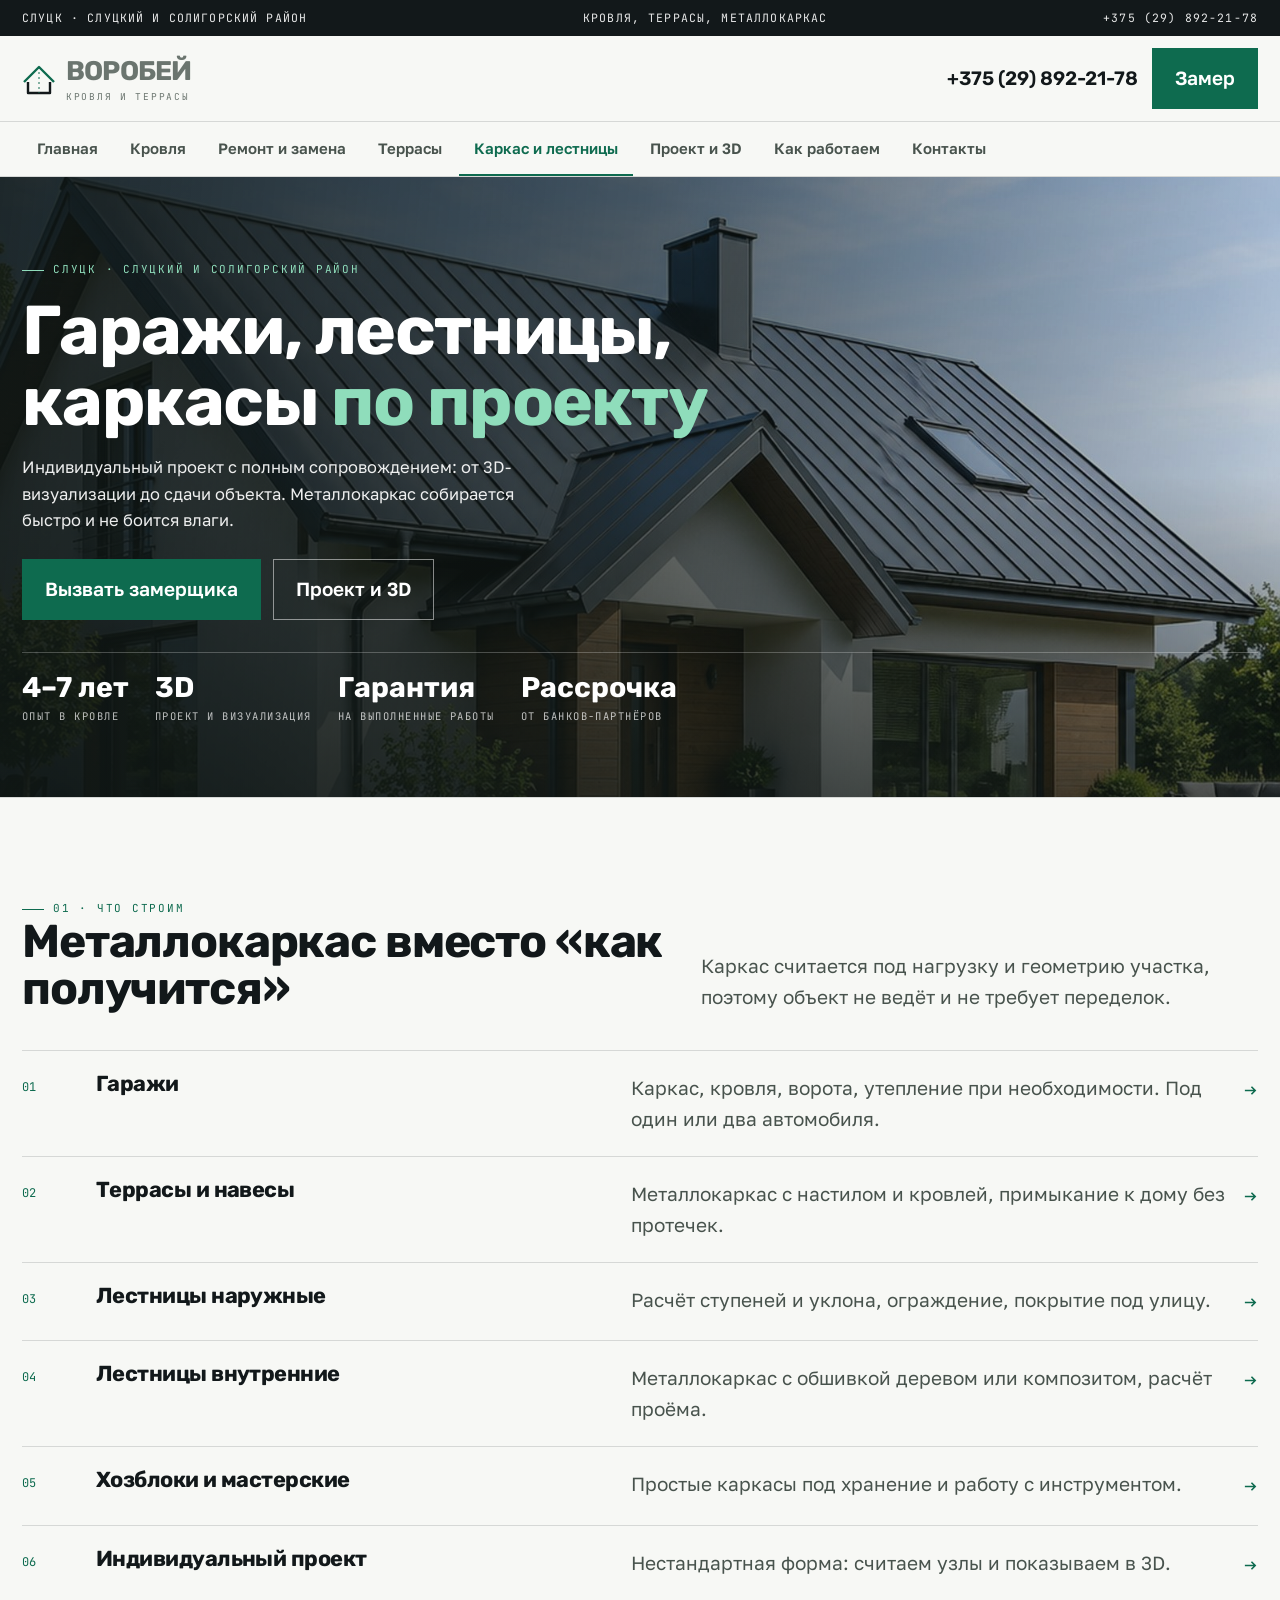
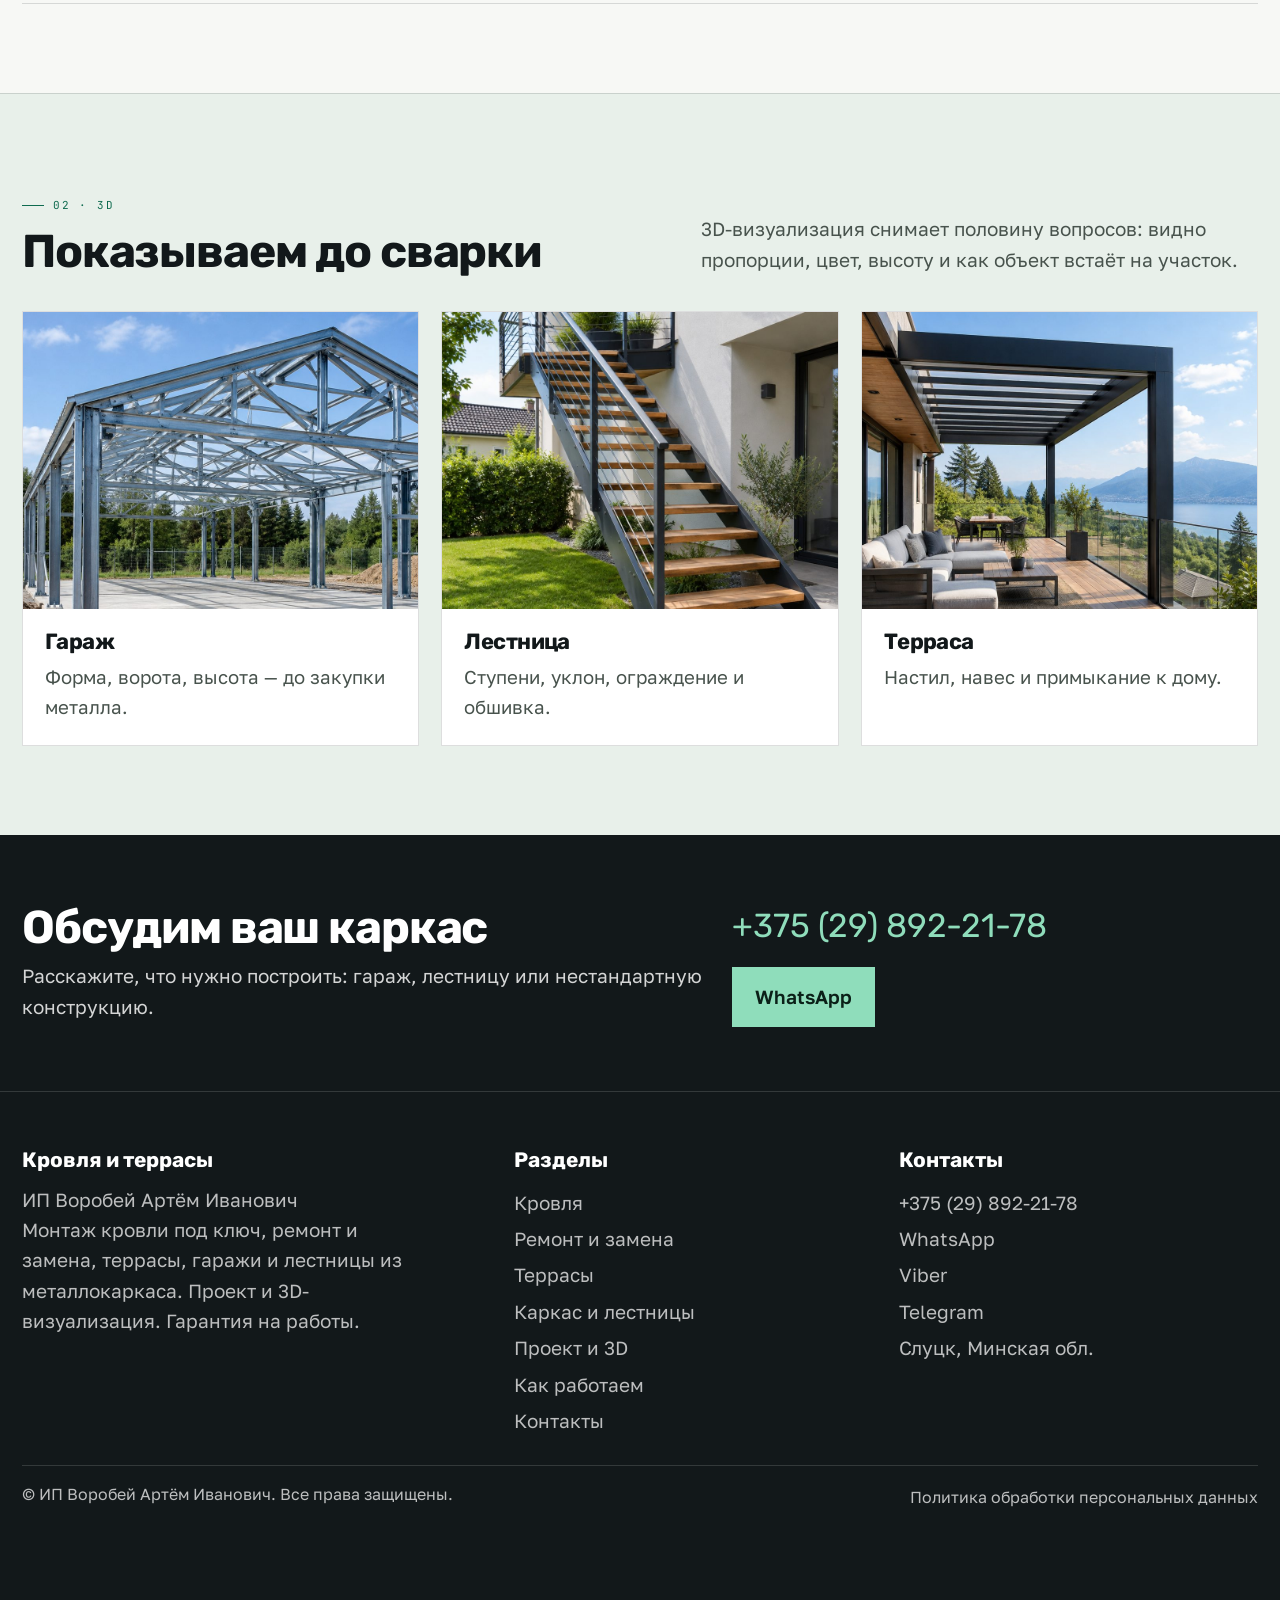
<file: karkas.html>
<!doctype html><html lang="ru"><head><meta charset="utf-8"><meta name="viewport" content="width=device-width,initial-scale=1"><title>Гаражи и лестницы из металлокаркаса в Слуцке — ИП Воробей Артём Иванович</title><meta name="description" content="Гаражи, террасы и лестницы из металлокаркаса, индивидуальный проект с сопровождением от 3D-визуализации до сдачи. Слуцк и Солигорский район."><meta property="og:title" content="Гаражи и лестницы из металлокаркаса в Слуцке — ИП Воробей Артём Иванович"><meta property="og:description" content="Гаражи, террасы и лестницы из металлокаркаса, индивидуальный проект с сопровождением от 3D-визуализации до сдачи. Слуцк и Солигорский район."><meta property="og:type" content="website"><link rel="icon" href="assets/img/favicon.svg" type="image/svg+xml"><link rel="preconnect" href="https://fonts.googleapis.com"><link rel="preconnect" href="https://fonts.gstatic.com" crossorigin><link rel="stylesheet" href="https://fonts.googleapis.com/css2?family=Rubik:wght@400;500;600;700&family=Golos+Text:wght@400;500;600&family=JetBrains+Mono:wght@400;500&display=swap"><style>
:root{--paper:#F7F8F5;--tint:#E8F0EA;--ink:#12181A;--ink2:#48534D;--mute:#6B756F;
--acc:#0E6B4F;--acc2:#B1470F;--line:rgba(18,24,26,.14);--line2:rgba(18,24,26,.08);
--f-d:"Rubik",system-ui,sans-serif;--f-t:"Golos Text",system-ui,sans-serif;--f-m:"JetBrains Mono",monospace}
*{box-sizing:border-box}html{-webkit-text-size-adjust:100%;font-size:19px;overflow-x:clip}
body{margin:0;background:var(--paper);color:var(--ink);font-family:var(--f-t);font-size:19px;line-height:1.6;overflow-x:hidden}
img{max-width:100%;display:block}h1,h2,h3,h4{font-family:var(--f-d);font-weight:700;margin:0;line-height:1.02;letter-spacing:-.025em}
p{margin:0}a{color:inherit;text-decoration:none;overflow-wrap:break-word}
.wrap{width:min(1300px,100% - 44px);margin:0 auto}
.topbar{background:var(--ink);color:rgba(255,255,255,.9);font-family:var(--f-m);font-size:11.5px;letter-spacing:.1em;text-transform:uppercase}
.topbar__in{display:flex;justify-content:space-between;gap:16px;padding:9px 0;flex-wrap:wrap}
.hdr{background:var(--paper);border-bottom:1px solid var(--line);position:sticky;top:0;z-index:60}
.hdr__in{display:flex;align-items:center;gap:18px;padding:12px 0}
.logo{display:flex;align-items:center;gap:10px;min-width:0;flex:none}
.logo b{font-family:var(--f-d);font-size:1.42rem;line-height:1;letter-spacing:-.03em;display:block}
.logo span{display:block;font-family:var(--f-m);font-size:9.5px;letter-spacing:.18em;text-transform:uppercase;color:var(--mute);margin-top:5px}
.logo__mk{width:34px;height:34px;flex:none}
.hdr__act{margin-left:auto;display:flex;align-items:center;gap:14px}
.tel{font-family:var(--f-d);font-weight:600;font-size:1.02rem;white-space:nowrap}
.burger{display:none;width:44px;height:44px;border:1px solid var(--line);background:#fff;align-items:center;justify-content:center;cursor:pointer;flex:none}
.strip{border-top:1px solid var(--line)}
.strip__in{display:flex;gap:2px;overflow-x:auto;scrollbar-width:none}
.strip__in::-webkit-scrollbar{display:none}
.strip__in a{flex:none;padding:14px 15px;font-family:var(--f-t);font-weight:600;font-size:15px;color:var(--ink2);white-space:nowrap;border-bottom:2px solid transparent}
.strip__in a:hover{background:var(--tint);color:var(--ink)}
.strip__in a[aria-current]{color:var(--acc);border-bottom-color:var(--acc)}
.btn{display:inline-flex;align-items:center;gap:9px;padding:14px 22px;background:var(--acc);color:#fff;font-family:var(--f-t);font-weight:600;font-size:1rem;border:1px solid var(--acc);cursor:pointer}
.btn:hover{background:#0A5440;border-color:#0A5440}
.btn--line{background:transparent;color:var(--ink);border-color:var(--line)}
.btn--line:hover{background:#fff;border-color:var(--ink);color:var(--ink)}
.hero{position:relative;min-height:clamp(430px,64vh,680px);display:flex;align-items:flex-end;color:#fff;overflow:hidden}
.hero__bg{position:absolute;inset:0}
.hero__bg img{width:100%;height:100%;object-fit:cover}
.hero::after{content:"";position:absolute;inset:0;background:linear-gradient(96deg,rgba(15,22,20,.9) 0%,rgba(15,22,20,.66) 48%,rgba(15,22,20,.14) 100%),linear-gradient(0deg,rgba(15,22,20,.62),transparent 52%)}
.hero__in{position:relative;z-index:2;padding:clamp(38px,6vw,72px) 0;width:min(1300px,100% - 44px);margin:0 auto}
.hero h1{font-size:clamp(2.1rem,5.4vw,4.4rem);max-width:20ch;margin-top:16px}
.hero h1 em{font-style:normal;color:#8FDDBB}
.hero p{margin-top:18px;max-width:52ch;font-size:clamp(16.5px,1.2vw,19px);color:rgba(255,255,255,.92)}
.hero__cta{display:flex;gap:12px;flex-wrap:wrap;margin-top:26px}
.hero .btn--line{color:#fff;border-color:rgba(255,255,255,.5)}
.hero .btn--line:hover{background:rgba(255,255,255,.14);color:#fff;border-color:#fff}
.hero__figs{display:flex;gap:26px;flex-wrap:wrap;margin-top:32px;padding-top:20px;border-top:1px solid rgba(255,255,255,.24)}
.hero__figs b{display:block;font-family:var(--f-d);font-size:1.5rem;line-height:1}
.hero__figs span{display:block;font-family:var(--f-m);font-size:10.5px;letter-spacing:.14em;text-transform:uppercase;color:rgba(255,255,255,.72);margin-top:7px}
.kick{display:inline-flex;align-items:center;gap:9px;font-family:var(--f-m);font-size:11px;letter-spacing:.16em;text-transform:uppercase;color:var(--acc)}
.kick::before{content:"";width:22px;height:1px;background:var(--acc)}
.hero .kick{color:#8FDDBB}.hero .kick::before{background:#8FDDBB}
.band{padding:clamp(50px,7vw,96px) 0;border-top:1px solid var(--line)}
.band--tint{background:var(--tint)}
.band--dark{background:var(--ink);color:#fff}
.band--dark .kick{color:#8FDDBB}.band--dark .kick::before{background:#8FDDBB}
.band--dark p{color:rgba(255,255,255,.8)}
h2{font-size:clamp(1.7rem,3.6vw,3rem);max-width:24ch}
.head{display:grid;grid-template-columns:minmax(0,1.15fr) minmax(0,1fr);gap:clamp(18px,3vw,48px);align-items:end}
.head p{color:var(--ink2);max-width:46ch}
.band--dark .head p{color:rgba(255,255,255,.78)}
.mono{font-family:var(--f-m);font-size:11px;letter-spacing:.14em;text-transform:uppercase;color:var(--mute)}
[hidden]{display:none!important}
</style><link rel="stylesheet" href="assets/css/site.v1.css"></head><body class=""><div class="topbar"><div class="wrap topbar__in"><span>Слуцк · Слуцкий и Солигорский район</span><span>Кровля, террасы, металлокаркас</span><a href="tel:+375298922178">+375 (29) 892-21-78</a></div></div><header class="hdr"><div class="wrap hdr__in"><a class="logo" href="index.html" aria-label="Кровля и террасы — на главную"><svg class="logo__mk" viewBox="0 0 34 34" fill="none" aria-hidden="true"><path d="M2 20 17 5l15 15" stroke="#0E6B4F" stroke-width="2.4" stroke-linejoin="round"/><path d="M6 20v11h22V20" stroke="#12181A" stroke-width="2.4" stroke-linejoin="round"/><path d="M17 5v26" stroke="#0E6B4F" stroke-width="1" stroke-dasharray="2 3"/></svg><span class="logo__tx"><b>Воробей</b><span>кровля и террасы</span></span></a><div class="hdr__act"><a class="tel" href="tel:+375298922178">+375 (29) 892-21-78</a><a class="btn" href="kontakty.html#zayavka">Замер</a><button class="burger" type="button" aria-label="Меню" aria-expanded="false" aria-controls="drawer"><svg width="20" height="20" viewBox="0 0 20 20" stroke="currentColor" stroke-width="2"><path d="M3 6h14M3 10h14M3 14h14"/></svg></button></div></div><div class="strip"><div class="wrap"><nav class="strip__in" aria-label="Страницы"><a href="index.html">Главная</a><a href="krovlya.html">Кровля</a><a href="remont.html">Ремонт и замена</a><a href="terrasy.html">Террасы</a><a href="karkas.html" aria-current="page">Каркас и лестницы</a><a href="proekt.html">Проект и 3D</a><a href="kak-rabotaem.html">Как работаем</a><a href="kontakty.html">Контакты</a></nav></div></div></header><section class="hero"><div class="hero__bg"><img src="assets/img/hero.jpg" alt="Новая металлическая кровля частного дома"></div><div class="hero__in"><span class="kick">Слуцк · Слуцкий и Солигорский район</span><h1>Гаражи, лестницы, каркасы <em>по проекту</em></h1><p>Индивидуальный проект с полным сопровождением: от 3D-визуализации до сдачи объекта. Металлокаркас собирается быстро и не боится влаги.</p><div class="hero__cta"><a class="btn" href="kontakty.html#zayavka">Вызвать замерщика</a><a class="btn btn--line" href="proekt.html">Проект и 3D</a></div><div class="hero__figs"><div><b>4–7 лет</b><span>опыт в кровле</span></div><div><b>3D</b><span>проект и визуализация</span></div><div><b>Гарантия</b><span>на выполненные работы</span></div><div><b>Рассрочка</b><span>от банков-партнёров</span></div></div></div></section><section class="band"><div class="wrap"><span class="kick">01 · что строим</span><div class="head"><h2>Металлокаркас вместо «как получится»</h2><p>Каркас считается под нагрузку и геометрию участка, поэтому объект не ведёт и не требует переделок.</p></div><div class="rows"><div class="row"><span class="row__n">01</span><h3>Гаражи</h3><p>Каркас, кровля, ворота, утепление при необходимости. Под один или два автомобиля.</p><span class="row__go"><svg class="ar" width="15" height="15" viewBox="0 0 16 16" aria-hidden="true" fill="none" stroke="currentColor" stroke-width="1.7"><path d="M2 8h11M9 4l4 4-4 4"/></svg></span></div><div class="row"><span class="row__n">02</span><h3>Террасы и навесы</h3><p>Металлокаркас с настилом и кровлей, примыкание к дому без протечек.</p><span class="row__go"><svg class="ar" width="15" height="15" viewBox="0 0 16 16" aria-hidden="true" fill="none" stroke="currentColor" stroke-width="1.7"><path d="M2 8h11M9 4l4 4-4 4"/></svg></span></div><div class="row"><span class="row__n">03</span><h3>Лестницы наружные</h3><p>Расчёт ступеней и уклона, ограждение, покрытие под улицу.</p><span class="row__go"><svg class="ar" width="15" height="15" viewBox="0 0 16 16" aria-hidden="true" fill="none" stroke="currentColor" stroke-width="1.7"><path d="M2 8h11M9 4l4 4-4 4"/></svg></span></div><div class="row"><span class="row__n">04</span><h3>Лестницы внутренние</h3><p>Металлокаркас с обшивкой деревом или композитом, расчёт проёма.</p><span class="row__go"><svg class="ar" width="15" height="15" viewBox="0 0 16 16" aria-hidden="true" fill="none" stroke="currentColor" stroke-width="1.7"><path d="M2 8h11M9 4l4 4-4 4"/></svg></span></div><div class="row"><span class="row__n">05</span><h3>Хозблоки и мастерские</h3><p>Простые каркасы под хранение и работу с инструментом.</p><span class="row__go"><svg class="ar" width="15" height="15" viewBox="0 0 16 16" aria-hidden="true" fill="none" stroke="currentColor" stroke-width="1.7"><path d="M2 8h11M9 4l4 4-4 4"/></svg></span></div><div class="row"><span class="row__n">06</span><h3>Индивидуальный проект</h3><p>Нестандартная форма: считаем узлы и показываем в 3D.</p><span class="row__go"><svg class="ar" width="15" height="15" viewBox="0 0 16 16" aria-hidden="true" fill="none" stroke="currentColor" stroke-width="1.7"><path d="M2 8h11M9 4l4 4-4 4"/></svg></span></div></div></div></section><section class="band band--tint"><div class="wrap"><span class="kick">02 · 3D</span><div class="head"><h2>Показываем до сварки</h2><p>3D-визуализация снимает половину вопросов: видно пропорции, цвет, высоту и как объект встаёт на участок.</p></div><div class="cards"><div class="card"><div class="im"><img src="assets/img/garage.jpg" alt="Гараж из металлокаркаса"></div><h3>Гараж</h3><p>Форма, ворота, высота — до закупки металла.</p></div><div class="card"><div class="im"><img src="assets/img/stairs.jpg" alt="Лестница на металлокаркасе"></div><h3>Лестница</h3><p>Ступени, уклон, ограждение и обшивка.</p></div><div class="card"><div class="im"><img src="assets/img/terrace.jpg" alt="Терраса на металлокаркасе"></div><h3>Терраса</h3><p>Настил, навес и примыкание к дому.</p></div></div></div></section><section class="cta"><div class="wrap cta__in"><div><h2>Обсудим ваш каркас</h2><p style="margin-top:10px;color:rgba(255,255,255,.82)">Расскажите, что нужно построить: гараж, лестницу или нестандартную конструкцию.</p></div><div><a class="cta__tel" href="tel:+375298922178">+375 (29) 892-21-78</a><a class="btn" style="margin-top:14px" href="https://wa.me/375298922178" target="_blank" rel="noopener">WhatsApp</a></div></div></section><footer class="foot"><div class="wrap"><div class="foot__in"><div><b>Кровля и террасы</b><p style="max-width:34ch">ИП Воробей Артём Иванович<br>Монтаж кровли под ключ, ремонт и замена, террасы, гаражи и лестницы из металлокаркаса. Проект и 3D-визуализация. Гарантия на работы.</p></div><div><b>Разделы</b><a href="krovlya.html">Кровля</a><a href="remont.html">Ремонт и замена</a><a href="terrasy.html">Террасы</a><a href="karkas.html">Каркас и лестницы</a><a href="proekt.html">Проект и 3D</a><a href="kak-rabotaem.html">Как работаем</a><a href="kontakty.html">Контакты</a></div><div><b>Контакты</b><a href="tel:+375298922178">+375 (29) 892-21-78</a><a href="https://wa.me/375298922178" target="_blank" rel="noopener">WhatsApp</a><a href="viber://chat?number=%2B375298922178" target="_blank" rel="noopener">Viber</a><a href="https://t.me/+375298922178" target="_blank" rel="noopener">Telegram</a><span style="display:block;padding:3px 0">Слуцк, Минская обл.</span></div></div><div class="foot__low"><span>© ИП Воробей Артём Иванович. Все права защищены.</span><span><a href="politika.html">Политика обработки персональных данных</a></span></div></div></footer><div class="fbar"><a class="fbar__main" href="tel:+375298922178"><svg width="17" height="17" viewBox="0 0 24 24" fill="none" stroke="currentColor" stroke-width="2"><path d="M4 4h4l2 5-3 2a12 12 0 0 0 6 6l2-3 5 2v4a2 2 0 0 1-2 2A18 18 0 0 1 2 6a2 2 0 0 1 2-2z"/></svg>Позвонить</a><a href="https://wa.me/375298922178" target="_blank" rel="noopener"><svg width="17" height="17" viewBox="0 0 24 24" fill="currentColor"><path d="M12 2a10 10 0 0 0-8.6 15.1L2 22l5-1.3A10 10 0 1 0 12 2zm5.3 14.1c-.2.6-1.3 1.2-1.8 1.2-.5.1-1 .1-1.7-.1a11 11 0 0 1-5.6-4.9c-.4-.7-.6-1.4-.5-2 0-.5.4-1 .7-1.3.2-.2.4-.3.6-.3h.5c.2 0 .4 0 .5.4l.7 1.6c.1.2 0 .4-.1.5l-.4.5c-.2.2-.2.3-.1.5a7 7 0 0 0 3.3 2.8c.2.1.4 0 .5-.1l.6-.7c.1-.2.3-.2.5-.1l1.5.8c.3.2.4.2.4.5s0 .9-.2 1.3z"/></svg>WhatsApp</a><a href="viber://chat?number=%2B375298922178" target="_blank" rel="noopener"><svg width="17" height="17" viewBox="0 0 24 24" fill="currentColor"><path d="M12 2C6.9 2 3 5.6 3 10.4c0 2.6 1.2 4.9 3.2 6.4v3.7l3-1.9c.9.3 1.9.4 2.8.4 5.1 0 9-3.6 9-8.6S17.1 2 12 2zm3.6 11.9c-.3.7-1.5 1.3-2.1 1.3-.6.1-1.3.1-2.1-.2a12 12 0 0 1-6-5.4c-.5-.8-.7-1.6-.6-2.3.1-.6.5-1.2.8-1.5.2-.2.4-.3.6-.3h.6c.2 0 .4.1.6.5l.7 1.8c.1.2 0 .4-.1.6l-.5.6c-.2.2-.2.4-.1.6a8 8 0 0 0 3.6 3.2c.3.1.5 0 .6-.1l.7-.8c.2-.2.4-.3.6-.1l1.7 1c.3.2.4.3.4.6s0 .9-.1 1.4z"/></svg>Viber</a><a href="https://t.me/+375298922178" target="_blank" rel="noopener"><svg width="17" height="17" viewBox="0 0 24 24" fill="currentColor"><path d="M21.9 4.3 19 19.1c-.2 1-.8 1.2-1.6.8l-4.5-3.3-2.2 2.1c-.2.2-.4.4-.9.4l.3-4.5 8.2-7.4c.4-.3-.1-.5-.5-.2L7.7 12.3 3.2 10.9c-1-.3-1-1 .2-1.4l17.1-6.6c.8-.3 1.5.2 1.4 1.4z"/></svg>Telegram</a></div><div class="drawer" id="drawer" hidden><div class="drawer__in"><div class="drawer__top"><b style="font-family:var(--f-d);font-size:1.1rem">Меню</b><button class="drawer__close" type="button" aria-label="Закрыть меню">×</button></div><nav aria-label="Мобильное меню"><a href="index.html">Главная</a><a href="krovlya.html">Кровля</a><a href="remont.html">Ремонт и замена</a><a href="terrasy.html">Террасы</a><a href="karkas.html">Каркас и лестницы</a><a href="proekt.html">Проект и 3D</a><a href="kak-rabotaem.html">Как работаем</a><a href="kontakty.html">Контакты</a><a href="politika.html">Политика</a></nav><div class="drawer__tel"><a class="btn" href="tel:+375298922178"><svg width="17" height="17" viewBox="0 0 24 24" fill="none" stroke="currentColor" stroke-width="2"><path d="M4 4h4l2 5-3 2a12 12 0 0 0 6 6l2-3 5 2v4a2 2 0 0 1-2 2A18 18 0 0 1 2 6a2 2 0 0 1 2-2z"/></svg>+375 (29) 892-21-78</a><a class="btn btn--line" href="https://wa.me/375298922178" target="_blank" rel="noopener"><svg width="17" height="17" viewBox="0 0 24 24" fill="currentColor"><path d="M12 2a10 10 0 0 0-8.6 15.1L2 22l5-1.3A10 10 0 1 0 12 2zm5.3 14.1c-.2.6-1.3 1.2-1.8 1.2-.5.1-1 .1-1.7-.1a11 11 0 0 1-5.6-4.9c-.4-.7-.6-1.4-.5-2 0-.5.4-1 .7-1.3.2-.2.4-.3.6-.3h.5c.2 0 .4 0 .5.4l.7 1.6c.1.2 0 .4-.1.5l-.4.5c-.2.2-.2.3-.1.5a7 7 0 0 0 3.3 2.8c.2.1.4 0 .5-.1l.6-.7c.1-.2.3-.2.5-.1l1.5.8c.3.2.4.2.4.5s0 .9-.2 1.3z"/></svg>Написать в WhatsApp</a></div></div></div><script src="assets/js/main.v1.js" defer></script></body></html>
</file>
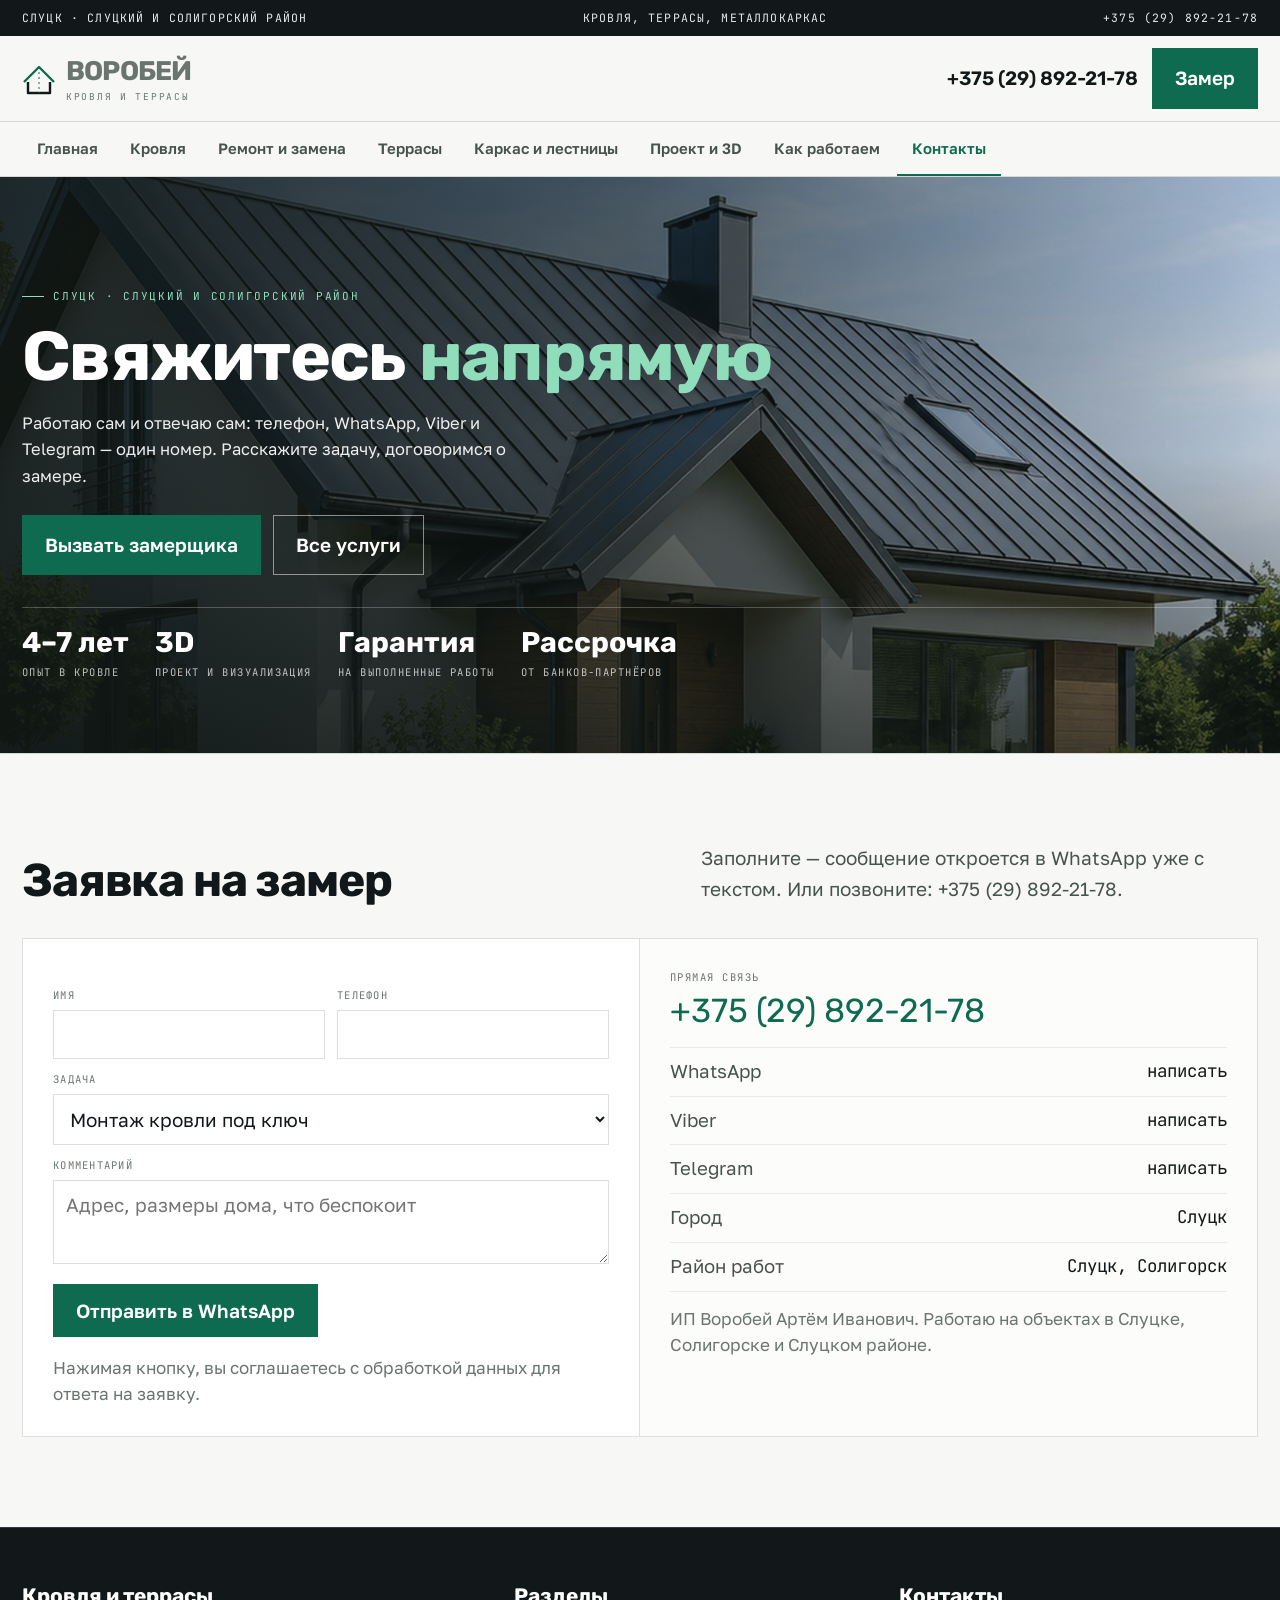
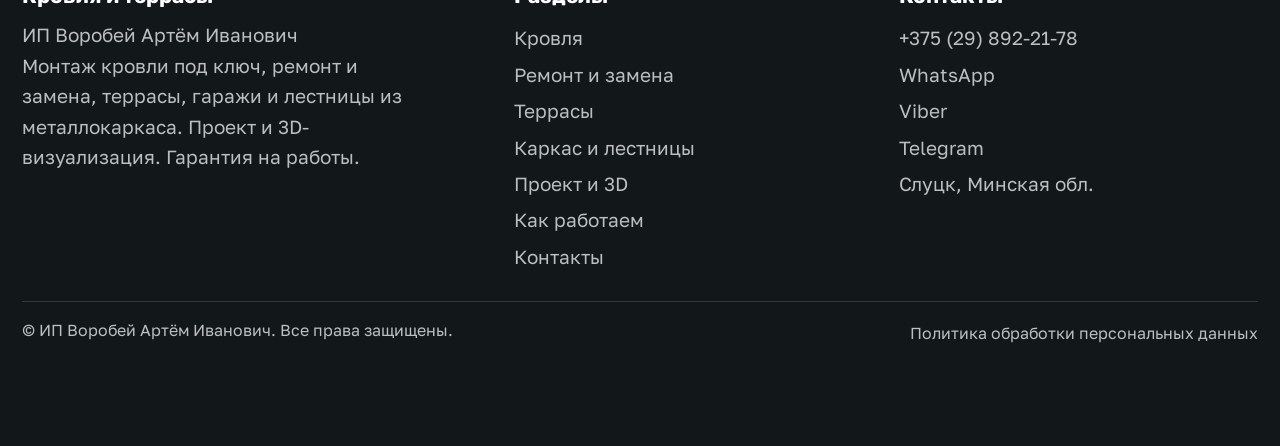
<file: kontakty.html>
<!doctype html><html lang="ru"><head><meta charset="utf-8"><meta name="viewport" content="width=device-width,initial-scale=1"><title>Контакты — ИП Воробей Артём Иванович, кровля и террасы, Слуцк</title><meta name="description" content="Телефон +375 (29) 892-21-78, WhatsApp, Viber, Telegram. Кровля, террасы, металлокаркас в Слуцке, Солигорске и районе. Заявка на замер."><meta property="og:title" content="Контакты — ИП Воробей Артём Иванович, кровля и террасы, Слуцк"><meta property="og:description" content="Телефон +375 (29) 892-21-78, WhatsApp, Viber, Telegram. Кровля, террасы, металлокаркас в Слуцке, Солигорске и районе. Заявка на замер."><meta property="og:type" content="website"><link rel="icon" href="assets/img/favicon.svg" type="image/svg+xml"><link rel="preconnect" href="https://fonts.googleapis.com"><link rel="preconnect" href="https://fonts.gstatic.com" crossorigin><link rel="stylesheet" href="https://fonts.googleapis.com/css2?family=Rubik:wght@400;500;600;700&family=Golos+Text:wght@400;500;600&family=JetBrains+Mono:wght@400;500&display=swap"><style>
:root{--paper:#F7F8F5;--tint:#E8F0EA;--ink:#12181A;--ink2:#48534D;--mute:#6B756F;
--acc:#0E6B4F;--acc2:#B1470F;--line:rgba(18,24,26,.14);--line2:rgba(18,24,26,.08);
--f-d:"Rubik",system-ui,sans-serif;--f-t:"Golos Text",system-ui,sans-serif;--f-m:"JetBrains Mono",monospace}
*{box-sizing:border-box}html{-webkit-text-size-adjust:100%;font-size:19px;overflow-x:clip}
body{margin:0;background:var(--paper);color:var(--ink);font-family:var(--f-t);font-size:19px;line-height:1.6;overflow-x:hidden}
img{max-width:100%;display:block}h1,h2,h3,h4{font-family:var(--f-d);font-weight:700;margin:0;line-height:1.02;letter-spacing:-.025em}
p{margin:0}a{color:inherit;text-decoration:none;overflow-wrap:break-word}
.wrap{width:min(1300px,100% - 44px);margin:0 auto}
.topbar{background:var(--ink);color:rgba(255,255,255,.9);font-family:var(--f-m);font-size:11.5px;letter-spacing:.1em;text-transform:uppercase}
.topbar__in{display:flex;justify-content:space-between;gap:16px;padding:9px 0;flex-wrap:wrap}
.hdr{background:var(--paper);border-bottom:1px solid var(--line);position:sticky;top:0;z-index:60}
.hdr__in{display:flex;align-items:center;gap:18px;padding:12px 0}
.logo{display:flex;align-items:center;gap:10px;min-width:0;flex:none}
.logo b{font-family:var(--f-d);font-size:1.42rem;line-height:1;letter-spacing:-.03em;display:block}
.logo span{display:block;font-family:var(--f-m);font-size:9.5px;letter-spacing:.18em;text-transform:uppercase;color:var(--mute);margin-top:5px}
.logo__mk{width:34px;height:34px;flex:none}
.hdr__act{margin-left:auto;display:flex;align-items:center;gap:14px}
.tel{font-family:var(--f-d);font-weight:600;font-size:1.02rem;white-space:nowrap}
.burger{display:none;width:44px;height:44px;border:1px solid var(--line);background:#fff;align-items:center;justify-content:center;cursor:pointer;flex:none}
.strip{border-top:1px solid var(--line)}
.strip__in{display:flex;gap:2px;overflow-x:auto;scrollbar-width:none}
.strip__in::-webkit-scrollbar{display:none}
.strip__in a{flex:none;padding:14px 15px;font-family:var(--f-t);font-weight:600;font-size:15px;color:var(--ink2);white-space:nowrap;border-bottom:2px solid transparent}
.strip__in a:hover{background:var(--tint);color:var(--ink)}
.strip__in a[aria-current]{color:var(--acc);border-bottom-color:var(--acc)}
.btn{display:inline-flex;align-items:center;gap:9px;padding:14px 22px;background:var(--acc);color:#fff;font-family:var(--f-t);font-weight:600;font-size:1rem;border:1px solid var(--acc);cursor:pointer}
.btn:hover{background:#0A5440;border-color:#0A5440}
.btn--line{background:transparent;color:var(--ink);border-color:var(--line)}
.btn--line:hover{background:#fff;border-color:var(--ink);color:var(--ink)}
.hero{position:relative;min-height:clamp(430px,64vh,680px);display:flex;align-items:flex-end;color:#fff;overflow:hidden}
.hero__bg{position:absolute;inset:0}
.hero__bg img{width:100%;height:100%;object-fit:cover}
.hero::after{content:"";position:absolute;inset:0;background:linear-gradient(96deg,rgba(15,22,20,.9) 0%,rgba(15,22,20,.66) 48%,rgba(15,22,20,.14) 100%),linear-gradient(0deg,rgba(15,22,20,.62),transparent 52%)}
.hero__in{position:relative;z-index:2;padding:clamp(38px,6vw,72px) 0;width:min(1300px,100% - 44px);margin:0 auto}
.hero h1{font-size:clamp(2.1rem,5.4vw,4.4rem);max-width:20ch;margin-top:16px}
.hero h1 em{font-style:normal;color:#8FDDBB}
.hero p{margin-top:18px;max-width:52ch;font-size:clamp(16.5px,1.2vw,19px);color:rgba(255,255,255,.92)}
.hero__cta{display:flex;gap:12px;flex-wrap:wrap;margin-top:26px}
.hero .btn--line{color:#fff;border-color:rgba(255,255,255,.5)}
.hero .btn--line:hover{background:rgba(255,255,255,.14);color:#fff;border-color:#fff}
.hero__figs{display:flex;gap:26px;flex-wrap:wrap;margin-top:32px;padding-top:20px;border-top:1px solid rgba(255,255,255,.24)}
.hero__figs b{display:block;font-family:var(--f-d);font-size:1.5rem;line-height:1}
.hero__figs span{display:block;font-family:var(--f-m);font-size:10.5px;letter-spacing:.14em;text-transform:uppercase;color:rgba(255,255,255,.72);margin-top:7px}
.kick{display:inline-flex;align-items:center;gap:9px;font-family:var(--f-m);font-size:11px;letter-spacing:.16em;text-transform:uppercase;color:var(--acc)}
.kick::before{content:"";width:22px;height:1px;background:var(--acc)}
.hero .kick{color:#8FDDBB}.hero .kick::before{background:#8FDDBB}
.band{padding:clamp(50px,7vw,96px) 0;border-top:1px solid var(--line)}
.band--tint{background:var(--tint)}
.band--dark{background:var(--ink);color:#fff}
.band--dark .kick{color:#8FDDBB}.band--dark .kick::before{background:#8FDDBB}
.band--dark p{color:rgba(255,255,255,.8)}
h2{font-size:clamp(1.7rem,3.6vw,3rem);max-width:24ch}
.head{display:grid;grid-template-columns:minmax(0,1.15fr) minmax(0,1fr);gap:clamp(18px,3vw,48px);align-items:end}
.head p{color:var(--ink2);max-width:46ch}
.band--dark .head p{color:rgba(255,255,255,.78)}
.mono{font-family:var(--f-m);font-size:11px;letter-spacing:.14em;text-transform:uppercase;color:var(--mute)}
[hidden]{display:none!important}
</style><link rel="stylesheet" href="assets/css/site.v1.css"></head><body class=""><div class="topbar"><div class="wrap topbar__in"><span>Слуцк · Слуцкий и Солигорский район</span><span>Кровля, террасы, металлокаркас</span><a href="tel:+375298922178">+375 (29) 892-21-78</a></div></div><header class="hdr"><div class="wrap hdr__in"><a class="logo" href="index.html" aria-label="Кровля и террасы — на главную"><svg class="logo__mk" viewBox="0 0 34 34" fill="none" aria-hidden="true"><path d="M2 20 17 5l15 15" stroke="#0E6B4F" stroke-width="2.4" stroke-linejoin="round"/><path d="M6 20v11h22V20" stroke="#12181A" stroke-width="2.4" stroke-linejoin="round"/><path d="M17 5v26" stroke="#0E6B4F" stroke-width="1" stroke-dasharray="2 3"/></svg><span class="logo__tx"><b>Воробей</b><span>кровля и террасы</span></span></a><div class="hdr__act"><a class="tel" href="tel:+375298922178">+375 (29) 892-21-78</a><a class="btn" href="kontakty.html#zayavka">Замер</a><button class="burger" type="button" aria-label="Меню" aria-expanded="false" aria-controls="drawer"><svg width="20" height="20" viewBox="0 0 20 20" stroke="currentColor" stroke-width="2"><path d="M3 6h14M3 10h14M3 14h14"/></svg></button></div></div><div class="strip"><div class="wrap"><nav class="strip__in" aria-label="Страницы"><a href="index.html">Главная</a><a href="krovlya.html">Кровля</a><a href="remont.html">Ремонт и замена</a><a href="terrasy.html">Террасы</a><a href="karkas.html">Каркас и лестницы</a><a href="proekt.html">Проект и 3D</a><a href="kak-rabotaem.html">Как работаем</a><a href="kontakty.html" aria-current="page">Контакты</a></nav></div></div></header><section class="hero"><div class="hero__bg"><img src="assets/img/hero.jpg" alt="Новая металлическая кровля частного дома"></div><div class="hero__in"><span class="kick">Слуцк · Слуцкий и Солигорский район</span><h1>Свяжитесь <em>напрямую</em></h1><p>Работаю сам и отвечаю сам: телефон, WhatsApp, Viber и Telegram — один номер. Расскажите задачу, договоримся о замере.</p><div class="hero__cta"><a class="btn" href="kontakty.html#zayavka">Вызвать замерщика</a><a class="btn btn--line" href="index.html">Все услуги</a></div><div class="hero__figs"><div><b>4–7 лет</b><span>опыт в кровле</span></div><div><b>3D</b><span>проект и визуализация</span></div><div><b>Гарантия</b><span>на выполненные работы</span></div><div><b>Рассрочка</b><span>от банков-партнёров</span></div></div></div></section><section class="band" id="zayavka"><div class="wrap"><div class="head"><h2>Заявка на замер</h2><p>Заполните — сообщение откроется в WhatsApp уже с текстом. Или позвоните: +375 (29) 892-21-78.</p></div><div class="panel"><div class="panel__in"><div class="panel__form"><form class="form" data-wa><div class="field"><label for="f-name">Имя</label><input id="f-name" name="name" type="text" autocomplete="name" required></div><div class="field"><label for="f-phone">Телефон</label><input id="f-phone" name="phone" type="tel" autocomplete="tel" required></div><div class="field full"><label for="f-task">Задача</label><select id="f-task" name="task"><option>Монтаж кровли под ключ</option><option>Ремонт кровли</option><option>Замена покрытия</option><option>Терраса</option><option>Гараж или каркас</option><option>Лестница</option><option>Проект и 3D</option></select></div><div class="field full"><label for="f-msg">Комментарий</label><textarea id="f-msg" name="msg" placeholder="Адрес, размеры дома, что беспокоит"></textarea></div><div class="full"><button class="btn" type="submit">Отправить в WhatsApp</button><p class="form__msg" role="status" aria-live="polite"></p></div></form><p class="note">Нажимая кнопку, вы соглашаетесь с обработкой данных для ответа на заявку.</p></div><div class="panel__out"><div class="sum__lbl">Прямая связь</div><a class="sum" href="tel:+375298922178" style="display:block;text-decoration:none">+375 (29) 892-21-78</a><dl class="spec"><div><dt>WhatsApp</dt><dd><a href="https://wa.me/375298922178" target="_blank" rel="noopener">написать</a></dd></div><div><dt>Viber</dt><dd><a href="viber://chat?number=%2B375298922178" target="_blank" rel="noopener">написать</a></dd></div><div><dt>Telegram</dt><dd><a href="https://t.me/+375298922178" target="_blank" rel="noopener">написать</a></dd></div><div><dt>Город</dt><dd>Слуцк</dd></div><div><dt>Район работ</dt><dd>Слуцк, Солигорск</dd></div></dl><p class="note">ИП Воробей Артём Иванович. Работаю на объектах в Слуцке, Солигорске и Слуцком районе.</p></div></div></div></div></section><footer class="foot"><div class="wrap"><div class="foot__in"><div><b>Кровля и террасы</b><p style="max-width:34ch">ИП Воробей Артём Иванович<br>Монтаж кровли под ключ, ремонт и замена, террасы, гаражи и лестницы из металлокаркаса. Проект и 3D-визуализация. Гарантия на работы.</p></div><div><b>Разделы</b><a href="krovlya.html">Кровля</a><a href="remont.html">Ремонт и замена</a><a href="terrasy.html">Террасы</a><a href="karkas.html">Каркас и лестницы</a><a href="proekt.html">Проект и 3D</a><a href="kak-rabotaem.html">Как работаем</a><a href="kontakty.html">Контакты</a></div><div><b>Контакты</b><a href="tel:+375298922178">+375 (29) 892-21-78</a><a href="https://wa.me/375298922178" target="_blank" rel="noopener">WhatsApp</a><a href="viber://chat?number=%2B375298922178" target="_blank" rel="noopener">Viber</a><a href="https://t.me/+375298922178" target="_blank" rel="noopener">Telegram</a><span style="display:block;padding:3px 0">Слуцк, Минская обл.</span></div></div><div class="foot__low"><span>© ИП Воробей Артём Иванович. Все права защищены.</span><span><a href="politika.html">Политика обработки персональных данных</a></span></div></div></footer><div class="fbar"><a class="fbar__main" href="tel:+375298922178"><svg width="17" height="17" viewBox="0 0 24 24" fill="none" stroke="currentColor" stroke-width="2"><path d="M4 4h4l2 5-3 2a12 12 0 0 0 6 6l2-3 5 2v4a2 2 0 0 1-2 2A18 18 0 0 1 2 6a2 2 0 0 1 2-2z"/></svg>Позвонить</a><a href="https://wa.me/375298922178" target="_blank" rel="noopener"><svg width="17" height="17" viewBox="0 0 24 24" fill="currentColor"><path d="M12 2a10 10 0 0 0-8.6 15.1L2 22l5-1.3A10 10 0 1 0 12 2zm5.3 14.1c-.2.6-1.3 1.2-1.8 1.2-.5.1-1 .1-1.7-.1a11 11 0 0 1-5.6-4.9c-.4-.7-.6-1.4-.5-2 0-.5.4-1 .7-1.3.2-.2.4-.3.6-.3h.5c.2 0 .4 0 .5.4l.7 1.6c.1.2 0 .4-.1.5l-.4.5c-.2.2-.2.3-.1.5a7 7 0 0 0 3.3 2.8c.2.1.4 0 .5-.1l.6-.7c.1-.2.3-.2.5-.1l1.5.8c.3.2.4.2.4.5s0 .9-.2 1.3z"/></svg>WhatsApp</a><a href="viber://chat?number=%2B375298922178" target="_blank" rel="noopener"><svg width="17" height="17" viewBox="0 0 24 24" fill="currentColor"><path d="M12 2C6.9 2 3 5.6 3 10.4c0 2.6 1.2 4.9 3.2 6.4v3.7l3-1.9c.9.3 1.9.4 2.8.4 5.1 0 9-3.6 9-8.6S17.1 2 12 2zm3.6 11.9c-.3.7-1.5 1.3-2.1 1.3-.6.1-1.3.1-2.1-.2a12 12 0 0 1-6-5.4c-.5-.8-.7-1.6-.6-2.3.1-.6.5-1.2.8-1.5.2-.2.4-.3.6-.3h.6c.2 0 .4.1.6.5l.7 1.8c.1.2 0 .4-.1.6l-.5.6c-.2.2-.2.4-.1.6a8 8 0 0 0 3.6 3.2c.3.1.5 0 .6-.1l.7-.8c.2-.2.4-.3.6-.1l1.7 1c.3.2.4.3.4.6s0 .9-.1 1.4z"/></svg>Viber</a><a href="https://t.me/+375298922178" target="_blank" rel="noopener"><svg width="17" height="17" viewBox="0 0 24 24" fill="currentColor"><path d="M21.9 4.3 19 19.1c-.2 1-.8 1.2-1.6.8l-4.5-3.3-2.2 2.1c-.2.2-.4.4-.9.4l.3-4.5 8.2-7.4c.4-.3-.1-.5-.5-.2L7.7 12.3 3.2 10.9c-1-.3-1-1 .2-1.4l17.1-6.6c.8-.3 1.5.2 1.4 1.4z"/></svg>Telegram</a></div><div class="drawer" id="drawer" hidden><div class="drawer__in"><div class="drawer__top"><b style="font-family:var(--f-d);font-size:1.1rem">Меню</b><button class="drawer__close" type="button" aria-label="Закрыть меню">×</button></div><nav aria-label="Мобильное меню"><a href="index.html">Главная</a><a href="krovlya.html">Кровля</a><a href="remont.html">Ремонт и замена</a><a href="terrasy.html">Террасы</a><a href="karkas.html">Каркас и лестницы</a><a href="proekt.html">Проект и 3D</a><a href="kak-rabotaem.html">Как работаем</a><a href="kontakty.html">Контакты</a><a href="politika.html">Политика</a></nav><div class="drawer__tel"><a class="btn" href="tel:+375298922178"><svg width="17" height="17" viewBox="0 0 24 24" fill="none" stroke="currentColor" stroke-width="2"><path d="M4 4h4l2 5-3 2a12 12 0 0 0 6 6l2-3 5 2v4a2 2 0 0 1-2 2A18 18 0 0 1 2 6a2 2 0 0 1 2-2z"/></svg>+375 (29) 892-21-78</a><a class="btn btn--line" href="https://wa.me/375298922178" target="_blank" rel="noopener"><svg width="17" height="17" viewBox="0 0 24 24" fill="currentColor"><path d="M12 2a10 10 0 0 0-8.6 15.1L2 22l5-1.3A10 10 0 1 0 12 2zm5.3 14.1c-.2.6-1.3 1.2-1.8 1.2-.5.1-1 .1-1.7-.1a11 11 0 0 1-5.6-4.9c-.4-.7-.6-1.4-.5-2 0-.5.4-1 .7-1.3.2-.2.4-.3.6-.3h.5c.2 0 .4 0 .5.4l.7 1.6c.1.2 0 .4-.1.5l-.4.5c-.2.2-.2.3-.1.5a7 7 0 0 0 3.3 2.8c.2.1.4 0 .5-.1l.6-.7c.1-.2.3-.2.5-.1l1.5.8c.3.2.4.2.4.5s0 .9-.2 1.3z"/></svg>Написать в WhatsApp</a></div></div></div><script src="assets/js/main.v1.js" defer></script></body></html>
</file>
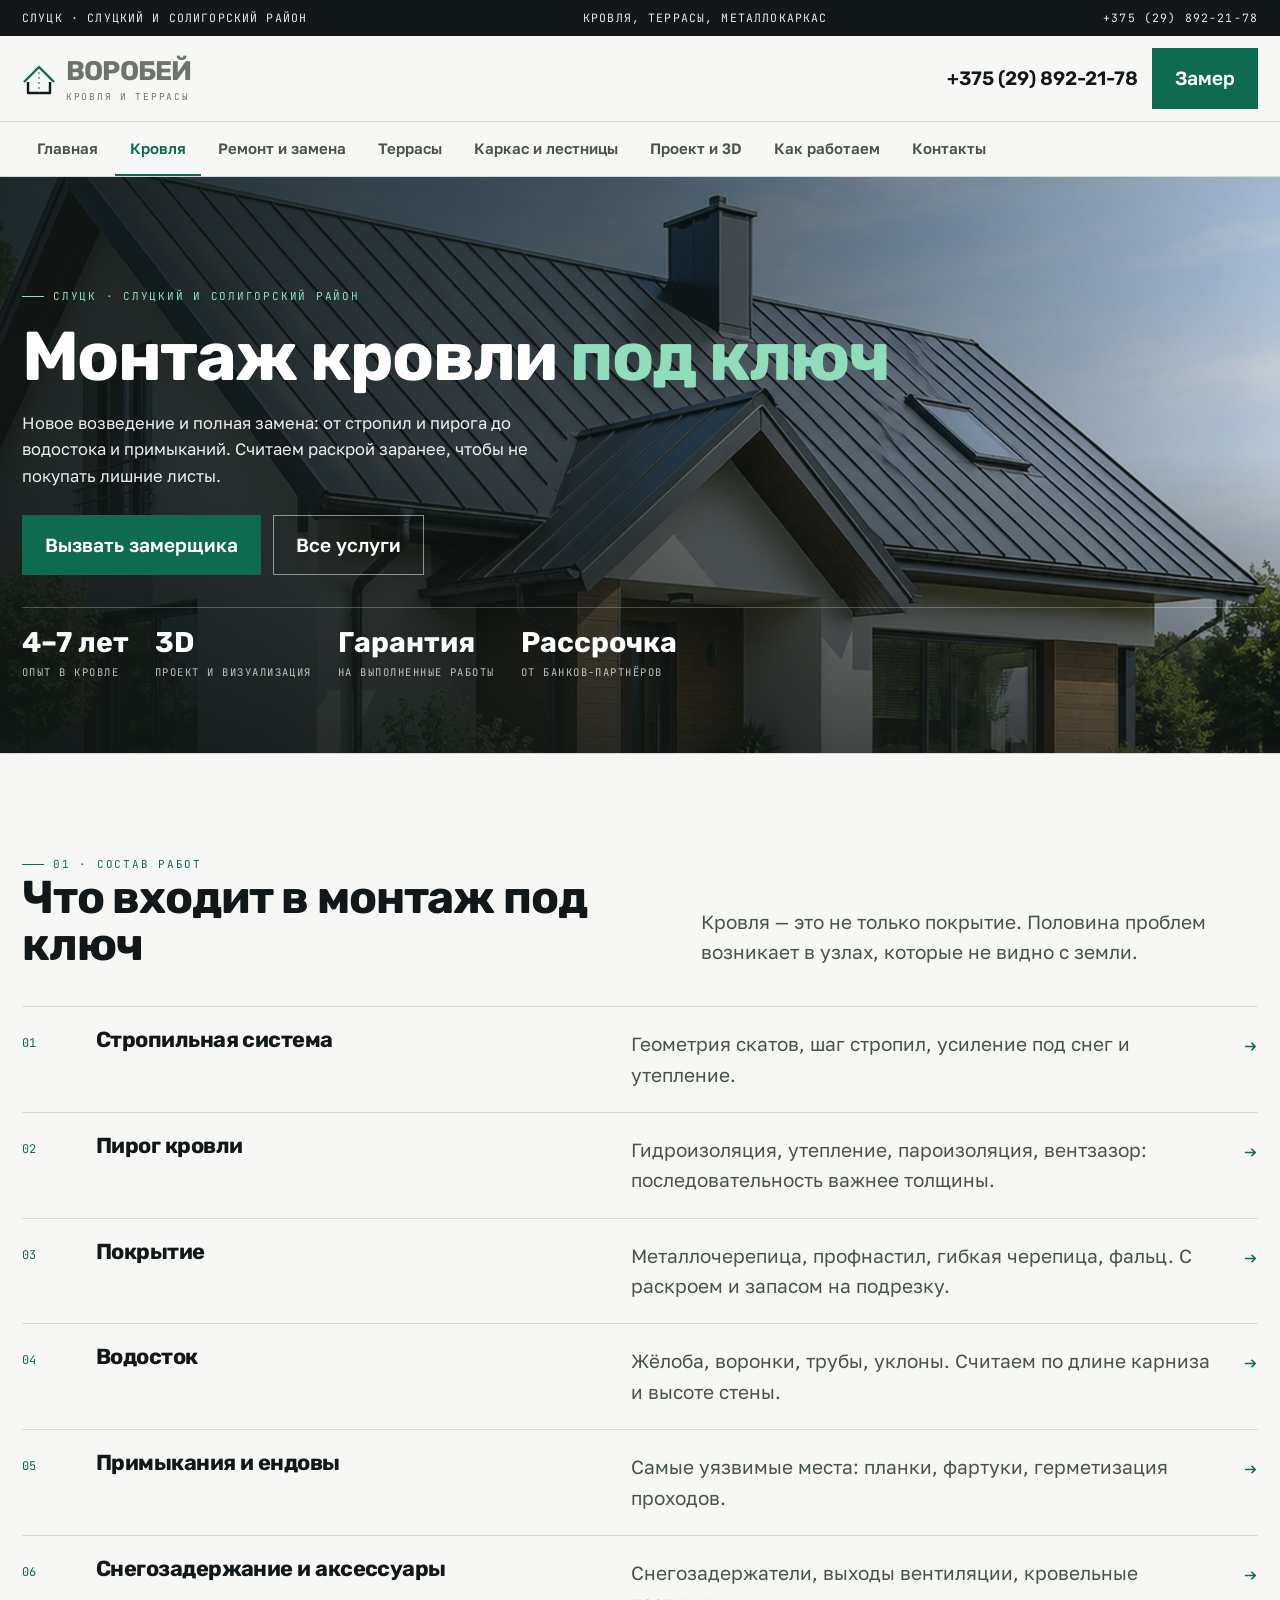
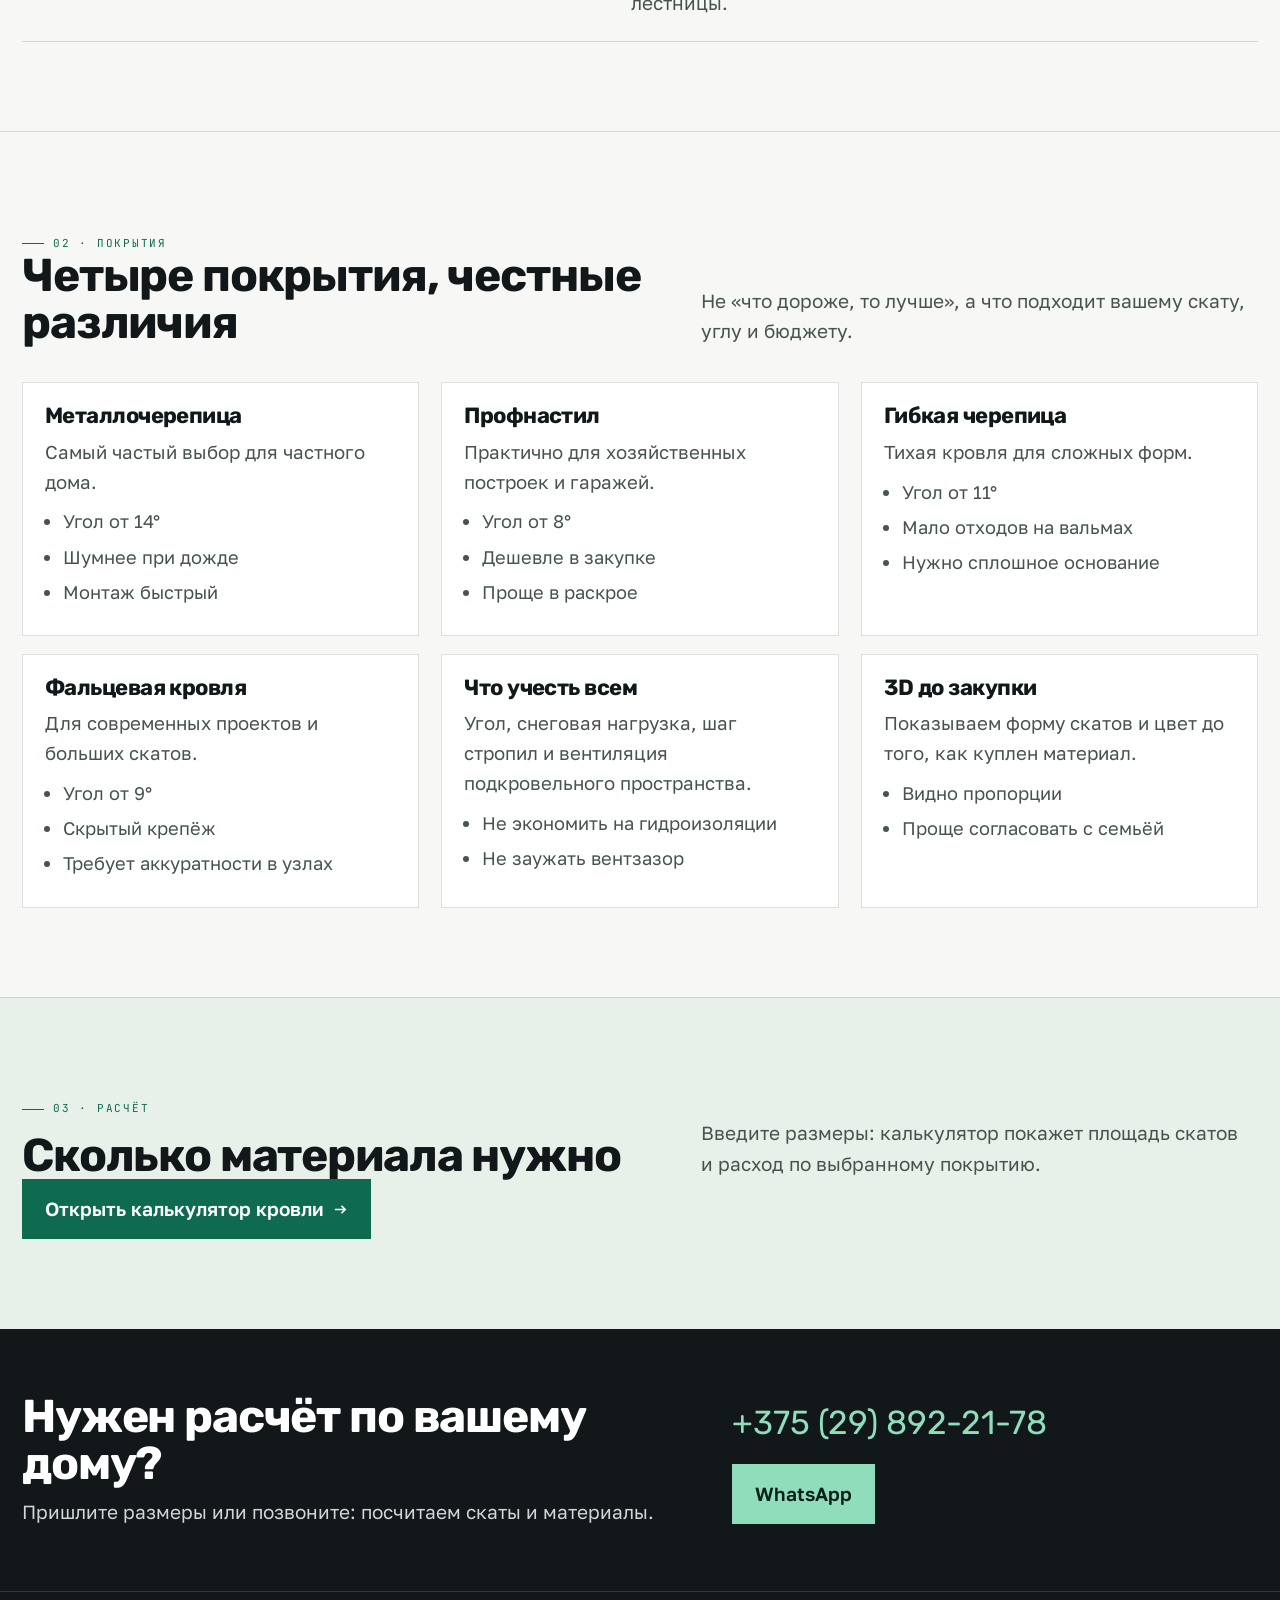
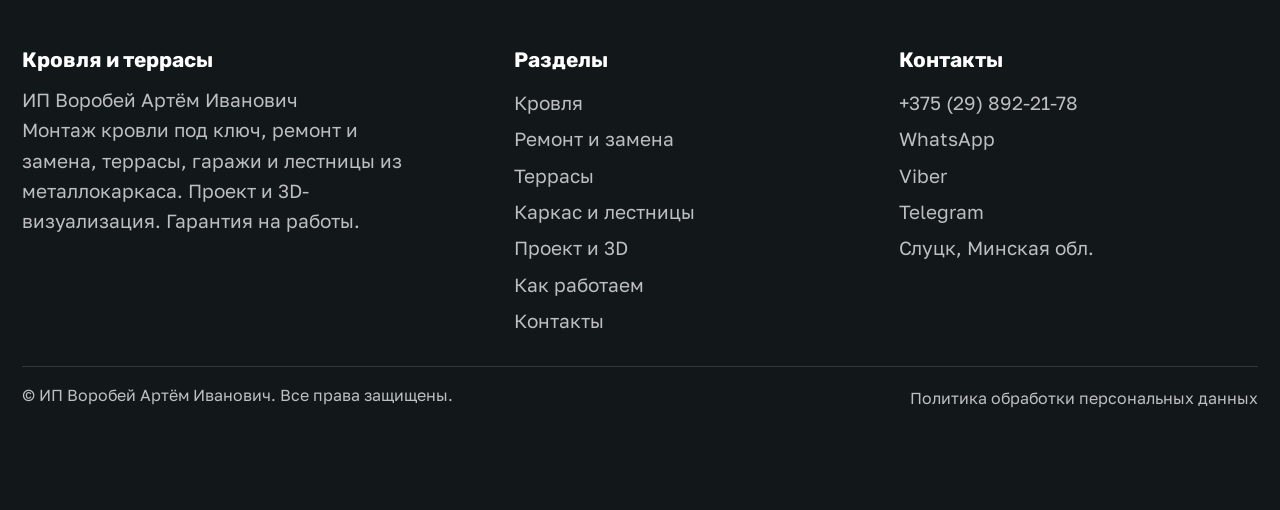
<file: krovlya.html>
<!doctype html><html lang="ru"><head><meta charset="utf-8"><meta name="viewport" content="width=device-width,initial-scale=1"><title>Монтаж кровли под ключ в Слуцке — ИП Воробей Артём Иванович</title><meta name="description" content="Монтаж кровли под ключ: стропильная система, пирог, покрытие, водосток и примыкания. Проект и 3D-визуализация, гарантия, рассрочка. Слуцк и Солигорский район."><meta property="og:title" content="Монтаж кровли под ключ в Слуцке — ИП Воробей Артём Иванович"><meta property="og:description" content="Монтаж кровли под ключ: стропильная система, пирог, покрытие, водосток и примыкания. Проект и 3D-визуализация, гарантия, рассрочка. Слуцк и Солигорский район."><meta property="og:type" content="website"><link rel="icon" href="assets/img/favicon.svg" type="image/svg+xml"><link rel="preconnect" href="https://fonts.googleapis.com"><link rel="preconnect" href="https://fonts.gstatic.com" crossorigin><link rel="stylesheet" href="https://fonts.googleapis.com/css2?family=Rubik:wght@400;500;600;700&family=Golos+Text:wght@400;500;600&family=JetBrains+Mono:wght@400;500&display=swap"><style>
:root{--paper:#F7F8F5;--tint:#E8F0EA;--ink:#12181A;--ink2:#48534D;--mute:#6B756F;
--acc:#0E6B4F;--acc2:#B1470F;--line:rgba(18,24,26,.14);--line2:rgba(18,24,26,.08);
--f-d:"Rubik",system-ui,sans-serif;--f-t:"Golos Text",system-ui,sans-serif;--f-m:"JetBrains Mono",monospace}
*{box-sizing:border-box}html{-webkit-text-size-adjust:100%;font-size:19px;overflow-x:clip}
body{margin:0;background:var(--paper);color:var(--ink);font-family:var(--f-t);font-size:19px;line-height:1.6;overflow-x:hidden}
img{max-width:100%;display:block}h1,h2,h3,h4{font-family:var(--f-d);font-weight:700;margin:0;line-height:1.02;letter-spacing:-.025em}
p{margin:0}a{color:inherit;text-decoration:none;overflow-wrap:break-word}
.wrap{width:min(1300px,100% - 44px);margin:0 auto}
.topbar{background:var(--ink);color:rgba(255,255,255,.9);font-family:var(--f-m);font-size:11.5px;letter-spacing:.1em;text-transform:uppercase}
.topbar__in{display:flex;justify-content:space-between;gap:16px;padding:9px 0;flex-wrap:wrap}
.hdr{background:var(--paper);border-bottom:1px solid var(--line);position:sticky;top:0;z-index:60}
.hdr__in{display:flex;align-items:center;gap:18px;padding:12px 0}
.logo{display:flex;align-items:center;gap:10px;min-width:0;flex:none}
.logo b{font-family:var(--f-d);font-size:1.42rem;line-height:1;letter-spacing:-.03em;display:block}
.logo span{display:block;font-family:var(--f-m);font-size:9.5px;letter-spacing:.18em;text-transform:uppercase;color:var(--mute);margin-top:5px}
.logo__mk{width:34px;height:34px;flex:none}
.hdr__act{margin-left:auto;display:flex;align-items:center;gap:14px}
.tel{font-family:var(--f-d);font-weight:600;font-size:1.02rem;white-space:nowrap}
.burger{display:none;width:44px;height:44px;border:1px solid var(--line);background:#fff;align-items:center;justify-content:center;cursor:pointer;flex:none}
.strip{border-top:1px solid var(--line)}
.strip__in{display:flex;gap:2px;overflow-x:auto;scrollbar-width:none}
.strip__in::-webkit-scrollbar{display:none}
.strip__in a{flex:none;padding:14px 15px;font-family:var(--f-t);font-weight:600;font-size:15px;color:var(--ink2);white-space:nowrap;border-bottom:2px solid transparent}
.strip__in a:hover{background:var(--tint);color:var(--ink)}
.strip__in a[aria-current]{color:var(--acc);border-bottom-color:var(--acc)}
.btn{display:inline-flex;align-items:center;gap:9px;padding:14px 22px;background:var(--acc);color:#fff;font-family:var(--f-t);font-weight:600;font-size:1rem;border:1px solid var(--acc);cursor:pointer}
.btn:hover{background:#0A5440;border-color:#0A5440}
.btn--line{background:transparent;color:var(--ink);border-color:var(--line)}
.btn--line:hover{background:#fff;border-color:var(--ink);color:var(--ink)}
.hero{position:relative;min-height:clamp(430px,64vh,680px);display:flex;align-items:flex-end;color:#fff;overflow:hidden}
.hero__bg{position:absolute;inset:0}
.hero__bg img{width:100%;height:100%;object-fit:cover}
.hero::after{content:"";position:absolute;inset:0;background:linear-gradient(96deg,rgba(15,22,20,.9) 0%,rgba(15,22,20,.66) 48%,rgba(15,22,20,.14) 100%),linear-gradient(0deg,rgba(15,22,20,.62),transparent 52%)}
.hero__in{position:relative;z-index:2;padding:clamp(38px,6vw,72px) 0;width:min(1300px,100% - 44px);margin:0 auto}
.hero h1{font-size:clamp(2.1rem,5.4vw,4.4rem);max-width:20ch;margin-top:16px}
.hero h1 em{font-style:normal;color:#8FDDBB}
.hero p{margin-top:18px;max-width:52ch;font-size:clamp(16.5px,1.2vw,19px);color:rgba(255,255,255,.92)}
.hero__cta{display:flex;gap:12px;flex-wrap:wrap;margin-top:26px}
.hero .btn--line{color:#fff;border-color:rgba(255,255,255,.5)}
.hero .btn--line:hover{background:rgba(255,255,255,.14);color:#fff;border-color:#fff}
.hero__figs{display:flex;gap:26px;flex-wrap:wrap;margin-top:32px;padding-top:20px;border-top:1px solid rgba(255,255,255,.24)}
.hero__figs b{display:block;font-family:var(--f-d);font-size:1.5rem;line-height:1}
.hero__figs span{display:block;font-family:var(--f-m);font-size:10.5px;letter-spacing:.14em;text-transform:uppercase;color:rgba(255,255,255,.72);margin-top:7px}
.kick{display:inline-flex;align-items:center;gap:9px;font-family:var(--f-m);font-size:11px;letter-spacing:.16em;text-transform:uppercase;color:var(--acc)}
.kick::before{content:"";width:22px;height:1px;background:var(--acc)}
.hero .kick{color:#8FDDBB}.hero .kick::before{background:#8FDDBB}
.band{padding:clamp(50px,7vw,96px) 0;border-top:1px solid var(--line)}
.band--tint{background:var(--tint)}
.band--dark{background:var(--ink);color:#fff}
.band--dark .kick{color:#8FDDBB}.band--dark .kick::before{background:#8FDDBB}
.band--dark p{color:rgba(255,255,255,.8)}
h2{font-size:clamp(1.7rem,3.6vw,3rem);max-width:24ch}
.head{display:grid;grid-template-columns:minmax(0,1.15fr) minmax(0,1fr);gap:clamp(18px,3vw,48px);align-items:end}
.head p{color:var(--ink2);max-width:46ch}
.band--dark .head p{color:rgba(255,255,255,.78)}
.mono{font-family:var(--f-m);font-size:11px;letter-spacing:.14em;text-transform:uppercase;color:var(--mute)}
[hidden]{display:none!important}
</style><link rel="stylesheet" href="assets/css/site.v1.css"></head><body class=""><div class="topbar"><div class="wrap topbar__in"><span>Слуцк · Слуцкий и Солигорский район</span><span>Кровля, террасы, металлокаркас</span><a href="tel:+375298922178">+375 (29) 892-21-78</a></div></div><header class="hdr"><div class="wrap hdr__in"><a class="logo" href="index.html" aria-label="Кровля и террасы — на главную"><svg class="logo__mk" viewBox="0 0 34 34" fill="none" aria-hidden="true"><path d="M2 20 17 5l15 15" stroke="#0E6B4F" stroke-width="2.4" stroke-linejoin="round"/><path d="M6 20v11h22V20" stroke="#12181A" stroke-width="2.4" stroke-linejoin="round"/><path d="M17 5v26" stroke="#0E6B4F" stroke-width="1" stroke-dasharray="2 3"/></svg><span class="logo__tx"><b>Воробей</b><span>кровля и террасы</span></span></a><div class="hdr__act"><a class="tel" href="tel:+375298922178">+375 (29) 892-21-78</a><a class="btn" href="kontakty.html#zayavka">Замер</a><button class="burger" type="button" aria-label="Меню" aria-expanded="false" aria-controls="drawer"><svg width="20" height="20" viewBox="0 0 20 20" stroke="currentColor" stroke-width="2"><path d="M3 6h14M3 10h14M3 14h14"/></svg></button></div></div><div class="strip"><div class="wrap"><nav class="strip__in" aria-label="Страницы"><a href="index.html">Главная</a><a href="krovlya.html" aria-current="page">Кровля</a><a href="remont.html">Ремонт и замена</a><a href="terrasy.html">Террасы</a><a href="karkas.html">Каркас и лестницы</a><a href="proekt.html">Проект и 3D</a><a href="kak-rabotaem.html">Как работаем</a><a href="kontakty.html">Контакты</a></nav></div></div></header><section class="hero"><div class="hero__bg"><img src="assets/img/hero.jpg" alt="Новая металлическая кровля частного дома"></div><div class="hero__in"><span class="kick">Слуцк · Слуцкий и Солигорский район</span><h1>Монтаж кровли <em>под ключ</em></h1><p>Новое возведение и полная замена: от стропил и пирога до водостока и примыканий. Считаем раскрой заранее, чтобы не покупать лишние листы.</p><div class="hero__cta"><a class="btn" href="kontakty.html#zayavka">Вызвать замерщика</a><a class="btn btn--line" href="index.html">Все услуги</a></div><div class="hero__figs"><div><b>4–7 лет</b><span>опыт в кровле</span></div><div><b>3D</b><span>проект и визуализация</span></div><div><b>Гарантия</b><span>на выполненные работы</span></div><div><b>Рассрочка</b><span>от банков-партнёров</span></div></div></div></section><section class="band"><div class="wrap"><span class="kick">01 · состав работ</span><div class="head"><h2>Что входит в монтаж под ключ</h2><p>Кровля — это не только покрытие. Половина проблем возникает в узлах, которые не видно с земли.</p></div><div class="rows"><div class="row"><span class="row__n">01</span><h3>Стропильная система</h3><p>Геометрия скатов, шаг стропил, усиление под снег и утепление.</p><span class="row__go"><svg class="ar" width="15" height="15" viewBox="0 0 16 16" aria-hidden="true" fill="none" stroke="currentColor" stroke-width="1.7"><path d="M2 8h11M9 4l4 4-4 4"/></svg></span></div><div class="row"><span class="row__n">02</span><h3>Пирог кровли</h3><p>Гидроизоляция, утепление, пароизоляция, вентзазор: последовательность важнее толщины.</p><span class="row__go"><svg class="ar" width="15" height="15" viewBox="0 0 16 16" aria-hidden="true" fill="none" stroke="currentColor" stroke-width="1.7"><path d="M2 8h11M9 4l4 4-4 4"/></svg></span></div><div class="row"><span class="row__n">03</span><h3>Покрытие</h3><p>Металлочерепица, профнастил, гибкая черепица, фальц. С раскроем и запасом на подрезку.</p><span class="row__go"><svg class="ar" width="15" height="15" viewBox="0 0 16 16" aria-hidden="true" fill="none" stroke="currentColor" stroke-width="1.7"><path d="M2 8h11M9 4l4 4-4 4"/></svg></span></div><div class="row"><span class="row__n">04</span><h3>Водосток</h3><p>Жёлоба, воронки, трубы, уклоны. Считаем по длине карниза и высоте стены.</p><span class="row__go"><svg class="ar" width="15" height="15" viewBox="0 0 16 16" aria-hidden="true" fill="none" stroke="currentColor" stroke-width="1.7"><path d="M2 8h11M9 4l4 4-4 4"/></svg></span></div><div class="row"><span class="row__n">05</span><h3>Примыкания и ендовы</h3><p>Самые уязвимые места: планки, фартуки, герметизация проходов.</p><span class="row__go"><svg class="ar" width="15" height="15" viewBox="0 0 16 16" aria-hidden="true" fill="none" stroke="currentColor" stroke-width="1.7"><path d="M2 8h11M9 4l4 4-4 4"/></svg></span></div><div class="row"><span class="row__n">06</span><h3>Снегозадержание и аксессуары</h3><p>Снегозадержатели, выходы вентиляции, кровельные лестницы.</p><span class="row__go"><svg class="ar" width="15" height="15" viewBox="0 0 16 16" aria-hidden="true" fill="none" stroke="currentColor" stroke-width="1.7"><path d="M2 8h11M9 4l4 4-4 4"/></svg></span></div></div></div></section><section class="band"><div class="wrap"><span class="kick">02 · покрытия</span><div class="head"><h2>Четыре покрытия, честные различия</h2><p>Не «что дороже, то лучше», а что подходит вашему скату, углу и бюджету.</p></div><div class="cards"><div class="card"><h3>Металлочерепица</h3><p>Самый частый выбор для частного дома.</p><ul><li>Угол от 14°</li><li>Шумнее при дожде</li><li>Монтаж быстрый</li></ul></div><div class="card"><h3>Профнастил</h3><p>Практично для хозяйственных построек и гаражей.</p><ul><li>Угол от 8°</li><li>Дешевле в закупке</li><li>Проще в раскрое</li></ul></div><div class="card"><h3>Гибкая черепица</h3><p>Тихая кровля для сложных форм.</p><ul><li>Угол от 11°</li><li>Мало отходов на вальмах</li><li>Нужно сплошное основание</li></ul></div></div><div class="cards" style="margin-top:18px"><div class="card"><h3>Фальцевая кровля</h3><p>Для современных проектов и больших скатов.</p><ul><li>Угол от 9°</li><li>Скрытый крепёж</li><li>Требует аккуратности в узлах</li></ul></div><div class="card"><h3>Что учесть всем</h3><p>Угол, снеговая нагрузка, шаг стропил и вентиляция подкровельного пространства.</p><ul><li>Не экономить на гидроизоляции</li><li>Не заужать вентзазор</li></ul></div><div class="card"><h3>3D до закупки</h3><p>Показываем форму скатов и цвет до того, как куплен материал.</p><ul><li>Видно пропорции</li><li>Проще согласовать с семьёй</li></ul></div></div></div></section><section class="band band--tint"><div class="wrap"><span class="kick">03 · расчёт</span><div class="head"><h2>Сколько материала нужно</h2><p>Введите размеры: калькулятор покажет площадь скатов и расход по выбранному покрытию.</p></div><p><a class="btn" href="index.html#calc">Открыть калькулятор кровли<svg class="ar" width="15" height="15" viewBox="0 0 16 16" aria-hidden="true" fill="none" stroke="currentColor" stroke-width="1.7"><path d="M2 8h11M9 4l4 4-4 4"/></svg></a></p></div></section><section class="cta"><div class="wrap cta__in"><div><h2>Нужен расчёт по вашему дому?</h2><p style="margin-top:10px;color:rgba(255,255,255,.82)">Пришлите размеры или позвоните: посчитаем скаты и материалы.</p></div><div><a class="cta__tel" href="tel:+375298922178">+375 (29) 892-21-78</a><a class="btn" style="margin-top:14px" href="https://wa.me/375298922178" target="_blank" rel="noopener">WhatsApp</a></div></div></section><footer class="foot"><div class="wrap"><div class="foot__in"><div><b>Кровля и террасы</b><p style="max-width:34ch">ИП Воробей Артём Иванович<br>Монтаж кровли под ключ, ремонт и замена, террасы, гаражи и лестницы из металлокаркаса. Проект и 3D-визуализация. Гарантия на работы.</p></div><div><b>Разделы</b><a href="krovlya.html">Кровля</a><a href="remont.html">Ремонт и замена</a><a href="terrasy.html">Террасы</a><a href="karkas.html">Каркас и лестницы</a><a href="proekt.html">Проект и 3D</a><a href="kak-rabotaem.html">Как работаем</a><a href="kontakty.html">Контакты</a></div><div><b>Контакты</b><a href="tel:+375298922178">+375 (29) 892-21-78</a><a href="https://wa.me/375298922178" target="_blank" rel="noopener">WhatsApp</a><a href="viber://chat?number=%2B375298922178" target="_blank" rel="noopener">Viber</a><a href="https://t.me/+375298922178" target="_blank" rel="noopener">Telegram</a><span style="display:block;padding:3px 0">Слуцк, Минская обл.</span></div></div><div class="foot__low"><span>© ИП Воробей Артём Иванович. Все права защищены.</span><span><a href="politika.html">Политика обработки персональных данных</a></span></div></div></footer><div class="fbar"><a class="fbar__main" href="tel:+375298922178"><svg width="17" height="17" viewBox="0 0 24 24" fill="none" stroke="currentColor" stroke-width="2"><path d="M4 4h4l2 5-3 2a12 12 0 0 0 6 6l2-3 5 2v4a2 2 0 0 1-2 2A18 18 0 0 1 2 6a2 2 0 0 1 2-2z"/></svg>Позвонить</a><a href="https://wa.me/375298922178" target="_blank" rel="noopener"><svg width="17" height="17" viewBox="0 0 24 24" fill="currentColor"><path d="M12 2a10 10 0 0 0-8.6 15.1L2 22l5-1.3A10 10 0 1 0 12 2zm5.3 14.1c-.2.6-1.3 1.2-1.8 1.2-.5.1-1 .1-1.7-.1a11 11 0 0 1-5.6-4.9c-.4-.7-.6-1.4-.5-2 0-.5.4-1 .7-1.3.2-.2.4-.3.6-.3h.5c.2 0 .4 0 .5.4l.7 1.6c.1.2 0 .4-.1.5l-.4.5c-.2.2-.2.3-.1.5a7 7 0 0 0 3.3 2.8c.2.1.4 0 .5-.1l.6-.7c.1-.2.3-.2.5-.1l1.5.8c.3.2.4.2.4.5s0 .9-.2 1.3z"/></svg>WhatsApp</a><a href="viber://chat?number=%2B375298922178" target="_blank" rel="noopener"><svg width="17" height="17" viewBox="0 0 24 24" fill="currentColor"><path d="M12 2C6.9 2 3 5.6 3 10.4c0 2.6 1.2 4.9 3.2 6.4v3.7l3-1.9c.9.3 1.9.4 2.8.4 5.1 0 9-3.6 9-8.6S17.1 2 12 2zm3.6 11.9c-.3.7-1.5 1.3-2.1 1.3-.6.1-1.3.1-2.1-.2a12 12 0 0 1-6-5.4c-.5-.8-.7-1.6-.6-2.3.1-.6.5-1.2.8-1.5.2-.2.4-.3.6-.3h.6c.2 0 .4.1.6.5l.7 1.8c.1.2 0 .4-.1.6l-.5.6c-.2.2-.2.4-.1.6a8 8 0 0 0 3.6 3.2c.3.1.5 0 .6-.1l.7-.8c.2-.2.4-.3.6-.1l1.7 1c.3.2.4.3.4.6s0 .9-.1 1.4z"/></svg>Viber</a><a href="https://t.me/+375298922178" target="_blank" rel="noopener"><svg width="17" height="17" viewBox="0 0 24 24" fill="currentColor"><path d="M21.9 4.3 19 19.1c-.2 1-.8 1.2-1.6.8l-4.5-3.3-2.2 2.1c-.2.2-.4.4-.9.4l.3-4.5 8.2-7.4c.4-.3-.1-.5-.5-.2L7.7 12.3 3.2 10.9c-1-.3-1-1 .2-1.4l17.1-6.6c.8-.3 1.5.2 1.4 1.4z"/></svg>Telegram</a></div><div class="drawer" id="drawer" hidden><div class="drawer__in"><div class="drawer__top"><b style="font-family:var(--f-d);font-size:1.1rem">Меню</b><button class="drawer__close" type="button" aria-label="Закрыть меню">×</button></div><nav aria-label="Мобильное меню"><a href="index.html">Главная</a><a href="krovlya.html">Кровля</a><a href="remont.html">Ремонт и замена</a><a href="terrasy.html">Террасы</a><a href="karkas.html">Каркас и лестницы</a><a href="proekt.html">Проект и 3D</a><a href="kak-rabotaem.html">Как работаем</a><a href="kontakty.html">Контакты</a><a href="politika.html">Политика</a></nav><div class="drawer__tel"><a class="btn" href="tel:+375298922178"><svg width="17" height="17" viewBox="0 0 24 24" fill="none" stroke="currentColor" stroke-width="2"><path d="M4 4h4l2 5-3 2a12 12 0 0 0 6 6l2-3 5 2v4a2 2 0 0 1-2 2A18 18 0 0 1 2 6a2 2 0 0 1 2-2z"/></svg>+375 (29) 892-21-78</a><a class="btn btn--line" href="https://wa.me/375298922178" target="_blank" rel="noopener"><svg width="17" height="17" viewBox="0 0 24 24" fill="currentColor"><path d="M12 2a10 10 0 0 0-8.6 15.1L2 22l5-1.3A10 10 0 1 0 12 2zm5.3 14.1c-.2.6-1.3 1.2-1.8 1.2-.5.1-1 .1-1.7-.1a11 11 0 0 1-5.6-4.9c-.4-.7-.6-1.4-.5-2 0-.5.4-1 .7-1.3.2-.2.4-.3.6-.3h.5c.2 0 .4 0 .5.4l.7 1.6c.1.2 0 .4-.1.5l-.4.5c-.2.2-.2.3-.1.5a7 7 0 0 0 3.3 2.8c.2.1.4 0 .5-.1l.6-.7c.1-.2.3-.2.5-.1l1.5.8c.3.2.4.2.4.5s0 .9-.2 1.3z"/></svg>Написать в WhatsApp</a></div></div></div><script src="assets/js/main.v1.js" defer></script></body></html>
</file>
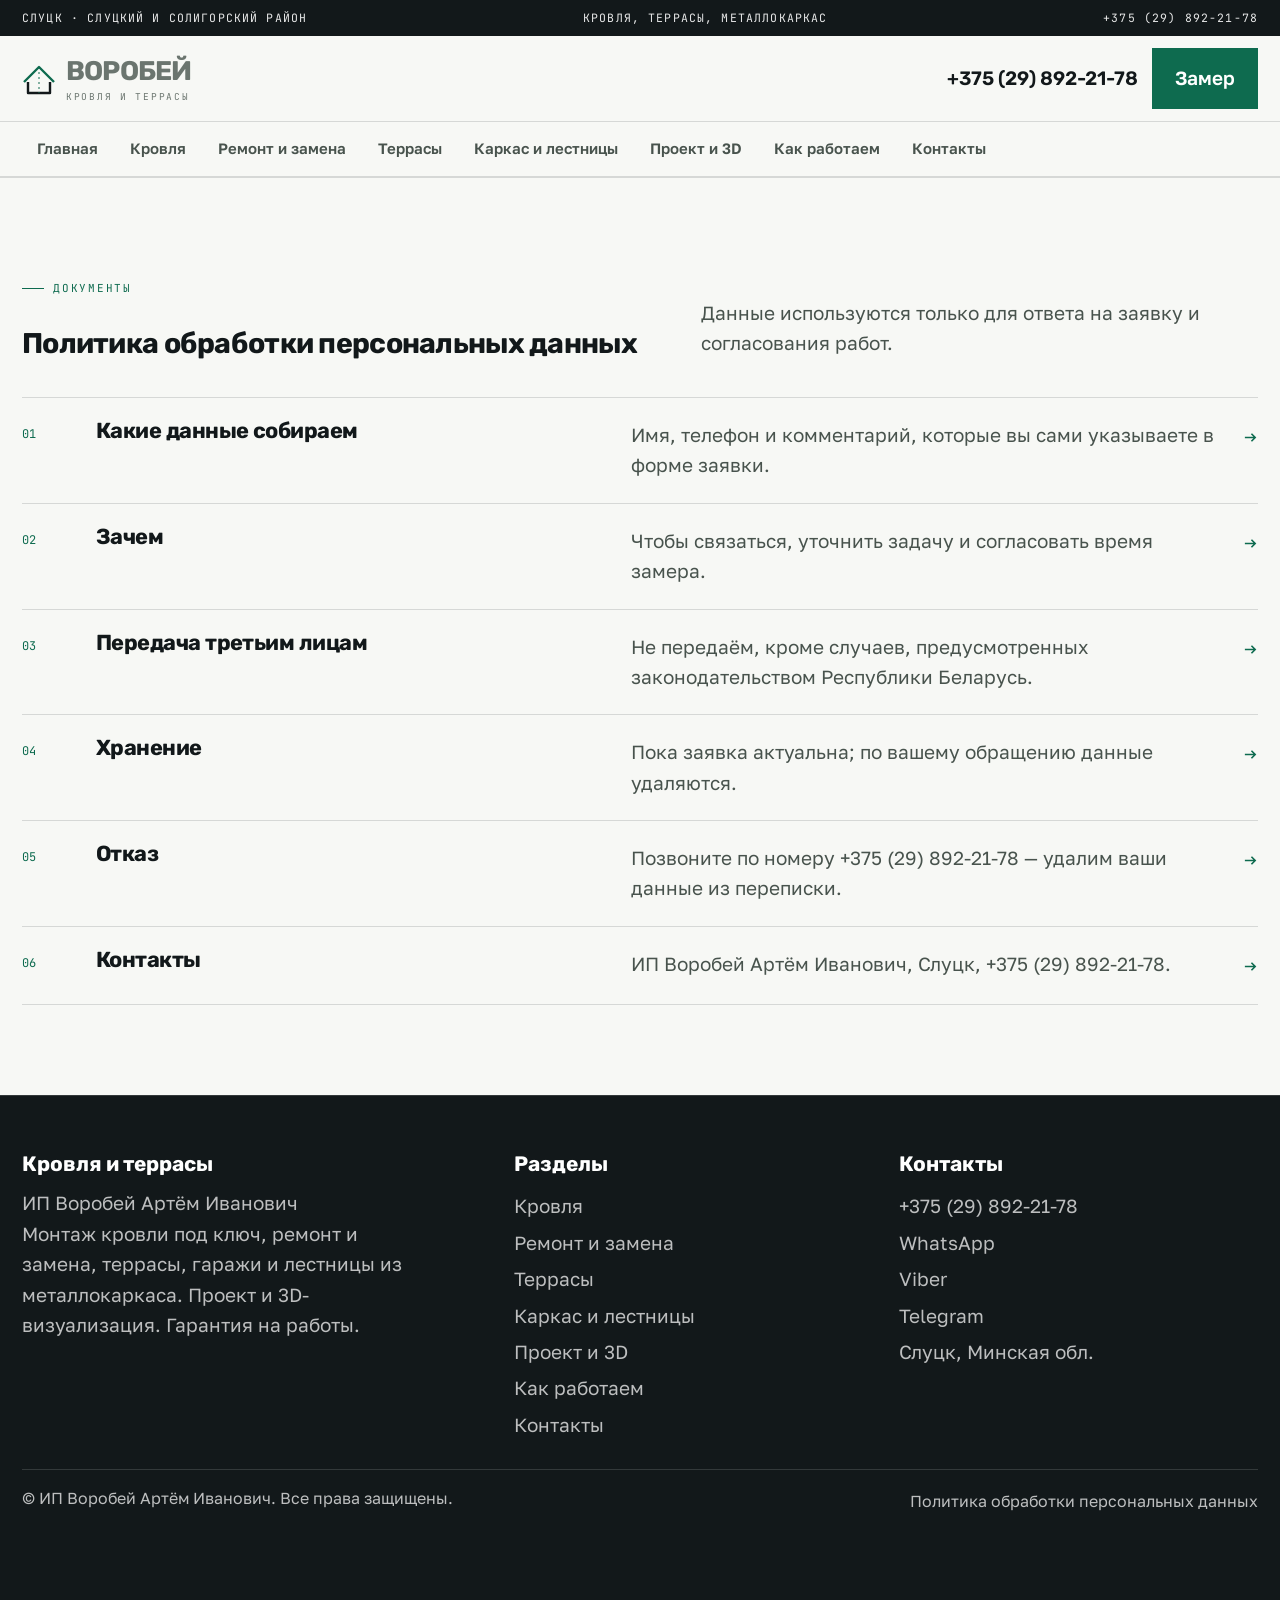
<file: politika.html>
<!doctype html><html lang="ru"><head><meta charset="utf-8"><meta name="viewport" content="width=device-width,initial-scale=1"><title>Политика обработки персональных данных — ИП Воробей Артём Иванович</title><meta name="description" content="Политика обработки персональных данных сайта кровельных работ ИП Воробей Артём Иванович."><meta property="og:title" content="Политика обработки персональных данных — ИП Воробей Артём Иванович"><meta property="og:description" content="Политика обработки персональных данных сайта кровельных работ ИП Воробей Артём Иванович."><meta property="og:type" content="website"><link rel="icon" href="assets/img/favicon.svg" type="image/svg+xml"><link rel="preconnect" href="https://fonts.googleapis.com"><link rel="preconnect" href="https://fonts.gstatic.com" crossorigin><link rel="stylesheet" href="https://fonts.googleapis.com/css2?family=Rubik:wght@400;500;600;700&family=Golos+Text:wght@400;500;600&family=JetBrains+Mono:wght@400;500&display=swap"><style>
:root{--paper:#F7F8F5;--tint:#E8F0EA;--ink:#12181A;--ink2:#48534D;--mute:#6B756F;
--acc:#0E6B4F;--acc2:#B1470F;--line:rgba(18,24,26,.14);--line2:rgba(18,24,26,.08);
--f-d:"Rubik",system-ui,sans-serif;--f-t:"Golos Text",system-ui,sans-serif;--f-m:"JetBrains Mono",monospace}
*{box-sizing:border-box}html{-webkit-text-size-adjust:100%;font-size:19px;overflow-x:clip}
body{margin:0;background:var(--paper);color:var(--ink);font-family:var(--f-t);font-size:19px;line-height:1.6;overflow-x:hidden}
img{max-width:100%;display:block}h1,h2,h3,h4{font-family:var(--f-d);font-weight:700;margin:0;line-height:1.02;letter-spacing:-.025em}
p{margin:0}a{color:inherit;text-decoration:none;overflow-wrap:break-word}
.wrap{width:min(1300px,100% - 44px);margin:0 auto}
.topbar{background:var(--ink);color:rgba(255,255,255,.9);font-family:var(--f-m);font-size:11.5px;letter-spacing:.1em;text-transform:uppercase}
.topbar__in{display:flex;justify-content:space-between;gap:16px;padding:9px 0;flex-wrap:wrap}
.hdr{background:var(--paper);border-bottom:1px solid var(--line);position:sticky;top:0;z-index:60}
.hdr__in{display:flex;align-items:center;gap:18px;padding:12px 0}
.logo{display:flex;align-items:center;gap:10px;min-width:0;flex:none}
.logo b{font-family:var(--f-d);font-size:1.42rem;line-height:1;letter-spacing:-.03em;display:block}
.logo span{display:block;font-family:var(--f-m);font-size:9.5px;letter-spacing:.18em;text-transform:uppercase;color:var(--mute);margin-top:5px}
.logo__mk{width:34px;height:34px;flex:none}
.hdr__act{margin-left:auto;display:flex;align-items:center;gap:14px}
.tel{font-family:var(--f-d);font-weight:600;font-size:1.02rem;white-space:nowrap}
.burger{display:none;width:44px;height:44px;border:1px solid var(--line);background:#fff;align-items:center;justify-content:center;cursor:pointer;flex:none}
.strip{border-top:1px solid var(--line)}
.strip__in{display:flex;gap:2px;overflow-x:auto;scrollbar-width:none}
.strip__in::-webkit-scrollbar{display:none}
.strip__in a{flex:none;padding:14px 15px;font-family:var(--f-t);font-weight:600;font-size:15px;color:var(--ink2);white-space:nowrap;border-bottom:2px solid transparent}
.strip__in a:hover{background:var(--tint);color:var(--ink)}
.strip__in a[aria-current]{color:var(--acc);border-bottom-color:var(--acc)}
.btn{display:inline-flex;align-items:center;gap:9px;padding:14px 22px;background:var(--acc);color:#fff;font-family:var(--f-t);font-weight:600;font-size:1rem;border:1px solid var(--acc);cursor:pointer}
.btn:hover{background:#0A5440;border-color:#0A5440}
.btn--line{background:transparent;color:var(--ink);border-color:var(--line)}
.btn--line:hover{background:#fff;border-color:var(--ink);color:var(--ink)}
.hero{position:relative;min-height:clamp(430px,64vh,680px);display:flex;align-items:flex-end;color:#fff;overflow:hidden}
.hero__bg{position:absolute;inset:0}
.hero__bg img{width:100%;height:100%;object-fit:cover}
.hero::after{content:"";position:absolute;inset:0;background:linear-gradient(96deg,rgba(15,22,20,.9) 0%,rgba(15,22,20,.66) 48%,rgba(15,22,20,.14) 100%),linear-gradient(0deg,rgba(15,22,20,.62),transparent 52%)}
.hero__in{position:relative;z-index:2;padding:clamp(38px,6vw,72px) 0;width:min(1300px,100% - 44px);margin:0 auto}
.hero h1{font-size:clamp(2.1rem,5.4vw,4.4rem);max-width:20ch;margin-top:16px}
.hero h1 em{font-style:normal;color:#8FDDBB}
.hero p{margin-top:18px;max-width:52ch;font-size:clamp(16.5px,1.2vw,19px);color:rgba(255,255,255,.92)}
.hero__cta{display:flex;gap:12px;flex-wrap:wrap;margin-top:26px}
.hero .btn--line{color:#fff;border-color:rgba(255,255,255,.5)}
.hero .btn--line:hover{background:rgba(255,255,255,.14);color:#fff;border-color:#fff}
.hero__figs{display:flex;gap:26px;flex-wrap:wrap;margin-top:32px;padding-top:20px;border-top:1px solid rgba(255,255,255,.24)}
.hero__figs b{display:block;font-family:var(--f-d);font-size:1.5rem;line-height:1}
.hero__figs span{display:block;font-family:var(--f-m);font-size:10.5px;letter-spacing:.14em;text-transform:uppercase;color:rgba(255,255,255,.72);margin-top:7px}
.kick{display:inline-flex;align-items:center;gap:9px;font-family:var(--f-m);font-size:11px;letter-spacing:.16em;text-transform:uppercase;color:var(--acc)}
.kick::before{content:"";width:22px;height:1px;background:var(--acc)}
.hero .kick{color:#8FDDBB}.hero .kick::before{background:#8FDDBB}
.band{padding:clamp(50px,7vw,96px) 0;border-top:1px solid var(--line)}
.band--tint{background:var(--tint)}
.band--dark{background:var(--ink);color:#fff}
.band--dark .kick{color:#8FDDBB}.band--dark .kick::before{background:#8FDDBB}
.band--dark p{color:rgba(255,255,255,.8)}
h2{font-size:clamp(1.7rem,3.6vw,3rem);max-width:24ch}
.head{display:grid;grid-template-columns:minmax(0,1.15fr) minmax(0,1fr);gap:clamp(18px,3vw,48px);align-items:end}
.head p{color:var(--ink2);max-width:46ch}
.band--dark .head p{color:rgba(255,255,255,.78)}
.mono{font-family:var(--f-m);font-size:11px;letter-spacing:.14em;text-transform:uppercase;color:var(--mute)}
[hidden]{display:none!important}
</style><link rel="stylesheet" href="assets/css/site.v1.css"></head><body class=""><div class="topbar"><div class="wrap topbar__in"><span>Слуцк · Слуцкий и Солигорский район</span><span>Кровля, террасы, металлокаркас</span><a href="tel:+375298922178">+375 (29) 892-21-78</a></div></div><header class="hdr"><div class="wrap hdr__in"><a class="logo" href="index.html" aria-label="Кровля и террасы — на главную"><svg class="logo__mk" viewBox="0 0 34 34" fill="none" aria-hidden="true"><path d="M2 20 17 5l15 15" stroke="#0E6B4F" stroke-width="2.4" stroke-linejoin="round"/><path d="M6 20v11h22V20" stroke="#12181A" stroke-width="2.4" stroke-linejoin="round"/><path d="M17 5v26" stroke="#0E6B4F" stroke-width="1" stroke-dasharray="2 3"/></svg><span class="logo__tx"><b>Воробей</b><span>кровля и террасы</span></span></a><div class="hdr__act"><a class="tel" href="tel:+375298922178">+375 (29) 892-21-78</a><a class="btn" href="kontakty.html#zayavka">Замер</a><button class="burger" type="button" aria-label="Меню" aria-expanded="false" aria-controls="drawer"><svg width="20" height="20" viewBox="0 0 20 20" stroke="currentColor" stroke-width="2"><path d="M3 6h14M3 10h14M3 14h14"/></svg></button></div></div><div class="strip"><div class="wrap"><nav class="strip__in" aria-label="Страницы"><a href="index.html">Главная</a><a href="krovlya.html">Кровля</a><a href="remont.html">Ремонт и замена</a><a href="terrasy.html">Террасы</a><a href="karkas.html">Каркас и лестницы</a><a href="proekt.html">Проект и 3D</a><a href="kak-rabotaem.html">Как работаем</a><a href="kontakty.html">Контакты</a></nav></div></div></header><section class="band"><div class="wrap"><span class="kick">документы</span><div class="head"><h1>Политика обработки персональных данных</h1><p>Данные используются только для ответа на заявку и согласования работ.</p></div><div class="rows"><div class="row"><span class="row__n">01</span><h3>Какие данные собираем</h3><p>Имя, телефон и комментарий, которые вы сами указываете в форме заявки.</p><span class="row__go"><svg class="ar" width="15" height="15" viewBox="0 0 16 16" aria-hidden="true" fill="none" stroke="currentColor" stroke-width="1.7"><path d="M2 8h11M9 4l4 4-4 4"/></svg></span></div><div class="row"><span class="row__n">02</span><h3>Зачем</h3><p>Чтобы связаться, уточнить задачу и согласовать время замера.</p><span class="row__go"><svg class="ar" width="15" height="15" viewBox="0 0 16 16" aria-hidden="true" fill="none" stroke="currentColor" stroke-width="1.7"><path d="M2 8h11M9 4l4 4-4 4"/></svg></span></div><div class="row"><span class="row__n">03</span><h3>Передача третьим лицам</h3><p>Не передаём, кроме случаев, предусмотренных законодательством Республики Беларусь.</p><span class="row__go"><svg class="ar" width="15" height="15" viewBox="0 0 16 16" aria-hidden="true" fill="none" stroke="currentColor" stroke-width="1.7"><path d="M2 8h11M9 4l4 4-4 4"/></svg></span></div><div class="row"><span class="row__n">04</span><h3>Хранение</h3><p>Пока заявка актуальна; по вашему обращению данные удаляются.</p><span class="row__go"><svg class="ar" width="15" height="15" viewBox="0 0 16 16" aria-hidden="true" fill="none" stroke="currentColor" stroke-width="1.7"><path d="M2 8h11M9 4l4 4-4 4"/></svg></span></div><div class="row"><span class="row__n">05</span><h3>Отказ</h3><p>Позвоните по номеру +375 (29) 892-21-78 — удалим ваши данные из переписки.</p><span class="row__go"><svg class="ar" width="15" height="15" viewBox="0 0 16 16" aria-hidden="true" fill="none" stroke="currentColor" stroke-width="1.7"><path d="M2 8h11M9 4l4 4-4 4"/></svg></span></div><div class="row"><span class="row__n">06</span><h3>Контакты</h3><p>ИП Воробей Артём Иванович, Слуцк, +375 (29) 892-21-78.</p><span class="row__go"><svg class="ar" width="15" height="15" viewBox="0 0 16 16" aria-hidden="true" fill="none" stroke="currentColor" stroke-width="1.7"><path d="M2 8h11M9 4l4 4-4 4"/></svg></span></div></div></div></section><footer class="foot"><div class="wrap"><div class="foot__in"><div><b>Кровля и террасы</b><p style="max-width:34ch">ИП Воробей Артём Иванович<br>Монтаж кровли под ключ, ремонт и замена, террасы, гаражи и лестницы из металлокаркаса. Проект и 3D-визуализация. Гарантия на работы.</p></div><div><b>Разделы</b><a href="krovlya.html">Кровля</a><a href="remont.html">Ремонт и замена</a><a href="terrasy.html">Террасы</a><a href="karkas.html">Каркас и лестницы</a><a href="proekt.html">Проект и 3D</a><a href="kak-rabotaem.html">Как работаем</a><a href="kontakty.html">Контакты</a></div><div><b>Контакты</b><a href="tel:+375298922178">+375 (29) 892-21-78</a><a href="https://wa.me/375298922178" target="_blank" rel="noopener">WhatsApp</a><a href="viber://chat?number=%2B375298922178" target="_blank" rel="noopener">Viber</a><a href="https://t.me/+375298922178" target="_blank" rel="noopener">Telegram</a><span style="display:block;padding:3px 0">Слуцк, Минская обл.</span></div></div><div class="foot__low"><span>© ИП Воробей Артём Иванович. Все права защищены.</span><span><a href="politika.html">Политика обработки персональных данных</a></span></div></div></footer><div class="fbar"><a class="fbar__main" href="tel:+375298922178"><svg width="17" height="17" viewBox="0 0 24 24" fill="none" stroke="currentColor" stroke-width="2"><path d="M4 4h4l2 5-3 2a12 12 0 0 0 6 6l2-3 5 2v4a2 2 0 0 1-2 2A18 18 0 0 1 2 6a2 2 0 0 1 2-2z"/></svg>Позвонить</a><a href="https://wa.me/375298922178" target="_blank" rel="noopener"><svg width="17" height="17" viewBox="0 0 24 24" fill="currentColor"><path d="M12 2a10 10 0 0 0-8.6 15.1L2 22l5-1.3A10 10 0 1 0 12 2zm5.3 14.1c-.2.6-1.3 1.2-1.8 1.2-.5.1-1 .1-1.7-.1a11 11 0 0 1-5.6-4.9c-.4-.7-.6-1.4-.5-2 0-.5.4-1 .7-1.3.2-.2.4-.3.6-.3h.5c.2 0 .4 0 .5.4l.7 1.6c.1.2 0 .4-.1.5l-.4.5c-.2.2-.2.3-.1.5a7 7 0 0 0 3.3 2.8c.2.1.4 0 .5-.1l.6-.7c.1-.2.3-.2.5-.1l1.5.8c.3.2.4.2.4.5s0 .9-.2 1.3z"/></svg>WhatsApp</a><a href="viber://chat?number=%2B375298922178" target="_blank" rel="noopener"><svg width="17" height="17" viewBox="0 0 24 24" fill="currentColor"><path d="M12 2C6.9 2 3 5.6 3 10.4c0 2.6 1.2 4.9 3.2 6.4v3.7l3-1.9c.9.3 1.9.4 2.8.4 5.1 0 9-3.6 9-8.6S17.1 2 12 2zm3.6 11.9c-.3.7-1.5 1.3-2.1 1.3-.6.1-1.3.1-2.1-.2a12 12 0 0 1-6-5.4c-.5-.8-.7-1.6-.6-2.3.1-.6.5-1.2.8-1.5.2-.2.4-.3.6-.3h.6c.2 0 .4.1.6.5l.7 1.8c.1.2 0 .4-.1.6l-.5.6c-.2.2-.2.4-.1.6a8 8 0 0 0 3.6 3.2c.3.1.5 0 .6-.1l.7-.8c.2-.2.4-.3.6-.1l1.7 1c.3.2.4.3.4.6s0 .9-.1 1.4z"/></svg>Viber</a><a href="https://t.me/+375298922178" target="_blank" rel="noopener"><svg width="17" height="17" viewBox="0 0 24 24" fill="currentColor"><path d="M21.9 4.3 19 19.1c-.2 1-.8 1.2-1.6.8l-4.5-3.3-2.2 2.1c-.2.2-.4.4-.9.4l.3-4.5 8.2-7.4c.4-.3-.1-.5-.5-.2L7.7 12.3 3.2 10.9c-1-.3-1-1 .2-1.4l17.1-6.6c.8-.3 1.5.2 1.4 1.4z"/></svg>Telegram</a></div><div class="drawer" id="drawer" hidden><div class="drawer__in"><div class="drawer__top"><b style="font-family:var(--f-d);font-size:1.1rem">Меню</b><button class="drawer__close" type="button" aria-label="Закрыть меню">×</button></div><nav aria-label="Мобильное меню"><a href="index.html">Главная</a><a href="krovlya.html">Кровля</a><a href="remont.html">Ремонт и замена</a><a href="terrasy.html">Террасы</a><a href="karkas.html">Каркас и лестницы</a><a href="proekt.html">Проект и 3D</a><a href="kak-rabotaem.html">Как работаем</a><a href="kontakty.html">Контакты</a><a href="politika.html">Политика</a></nav><div class="drawer__tel"><a class="btn" href="tel:+375298922178"><svg width="17" height="17" viewBox="0 0 24 24" fill="none" stroke="currentColor" stroke-width="2"><path d="M4 4h4l2 5-3 2a12 12 0 0 0 6 6l2-3 5 2v4a2 2 0 0 1-2 2A18 18 0 0 1 2 6a2 2 0 0 1 2-2z"/></svg>+375 (29) 892-21-78</a><a class="btn btn--line" href="https://wa.me/375298922178" target="_blank" rel="noopener"><svg width="17" height="17" viewBox="0 0 24 24" fill="currentColor"><path d="M12 2a10 10 0 0 0-8.6 15.1L2 22l5-1.3A10 10 0 1 0 12 2zm5.3 14.1c-.2.6-1.3 1.2-1.8 1.2-.5.1-1 .1-1.7-.1a11 11 0 0 1-5.6-4.9c-.4-.7-.6-1.4-.5-2 0-.5.4-1 .7-1.3.2-.2.4-.3.6-.3h.5c.2 0 .4 0 .5.4l.7 1.6c.1.2 0 .4-.1.5l-.4.5c-.2.2-.2.3-.1.5a7 7 0 0 0 3.3 2.8c.2.1.4 0 .5-.1l.6-.7c.1-.2.3-.2.5-.1l1.5.8c.3.2.4.2.4.5s0 .9-.2 1.3z"/></svg>Написать в WhatsApp</a></div></div></div><script src="assets/js/main.v1.js" defer></script></body></html>
</file>
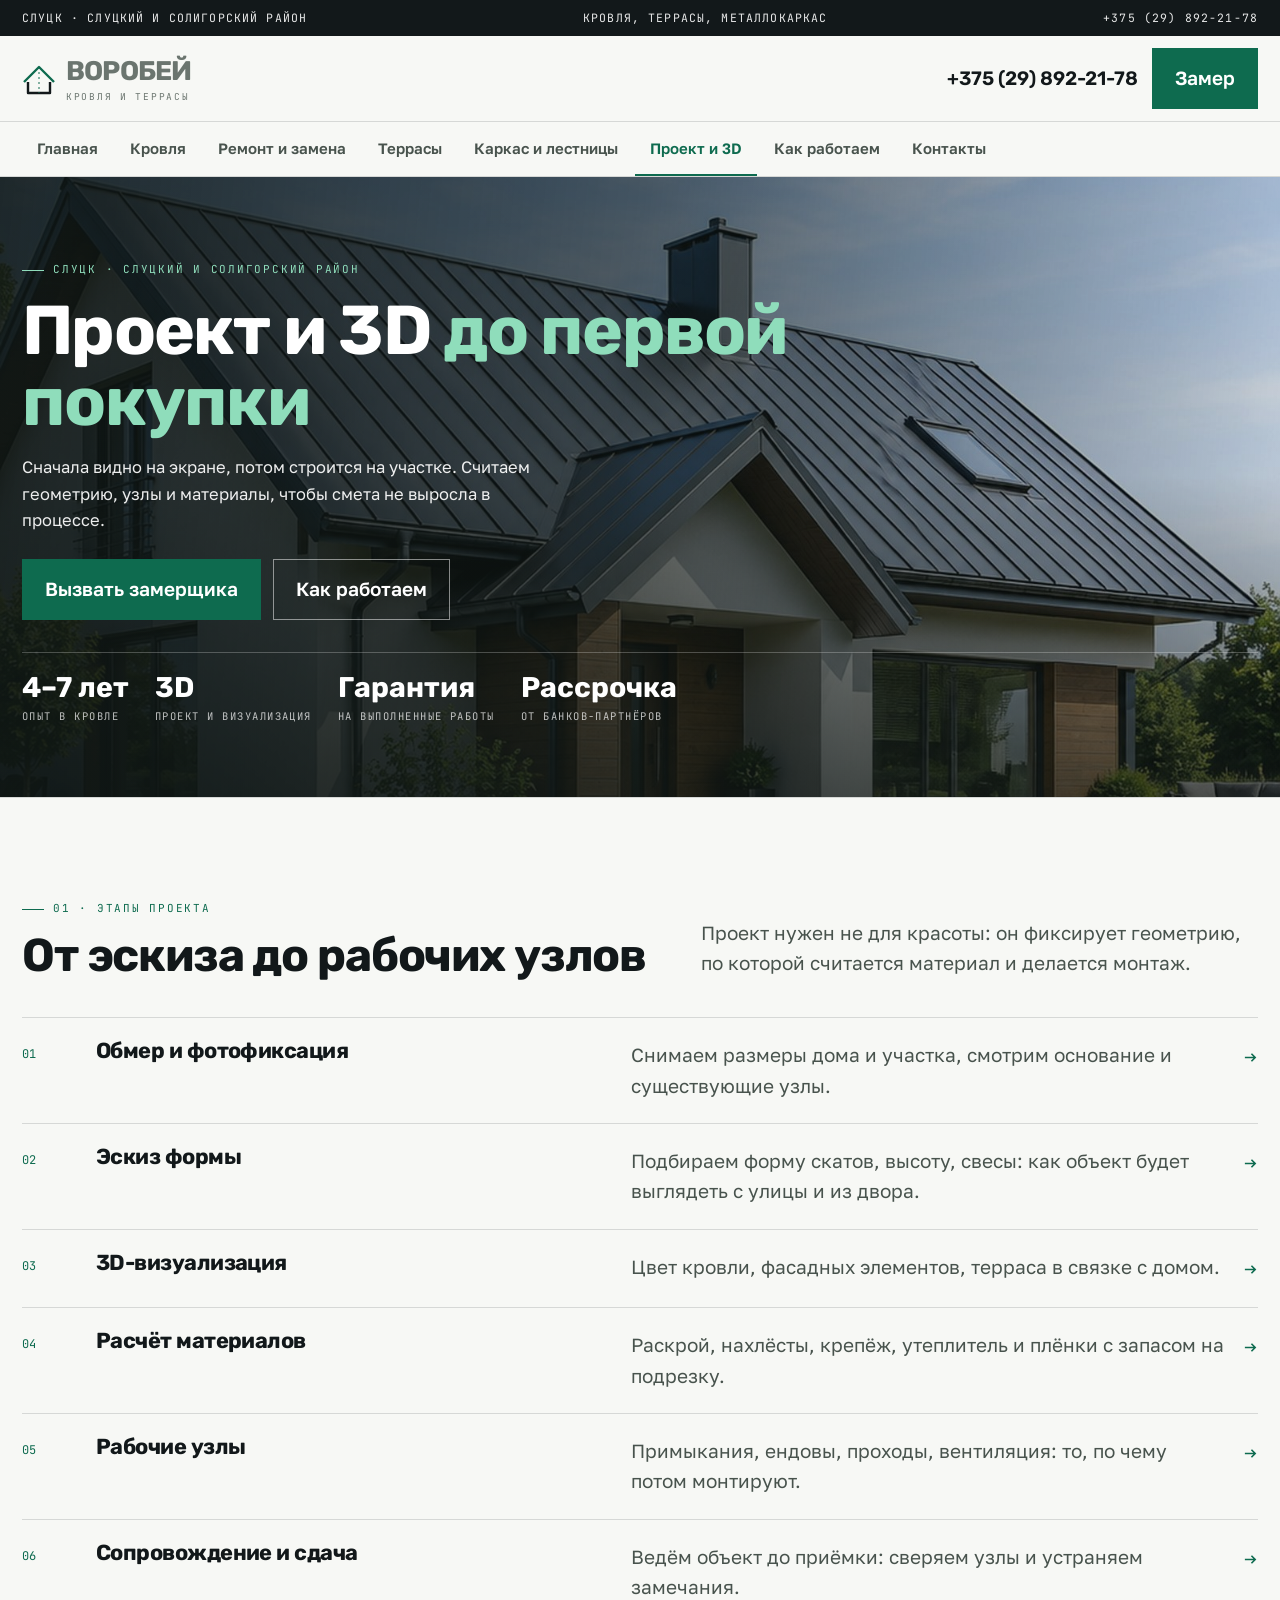
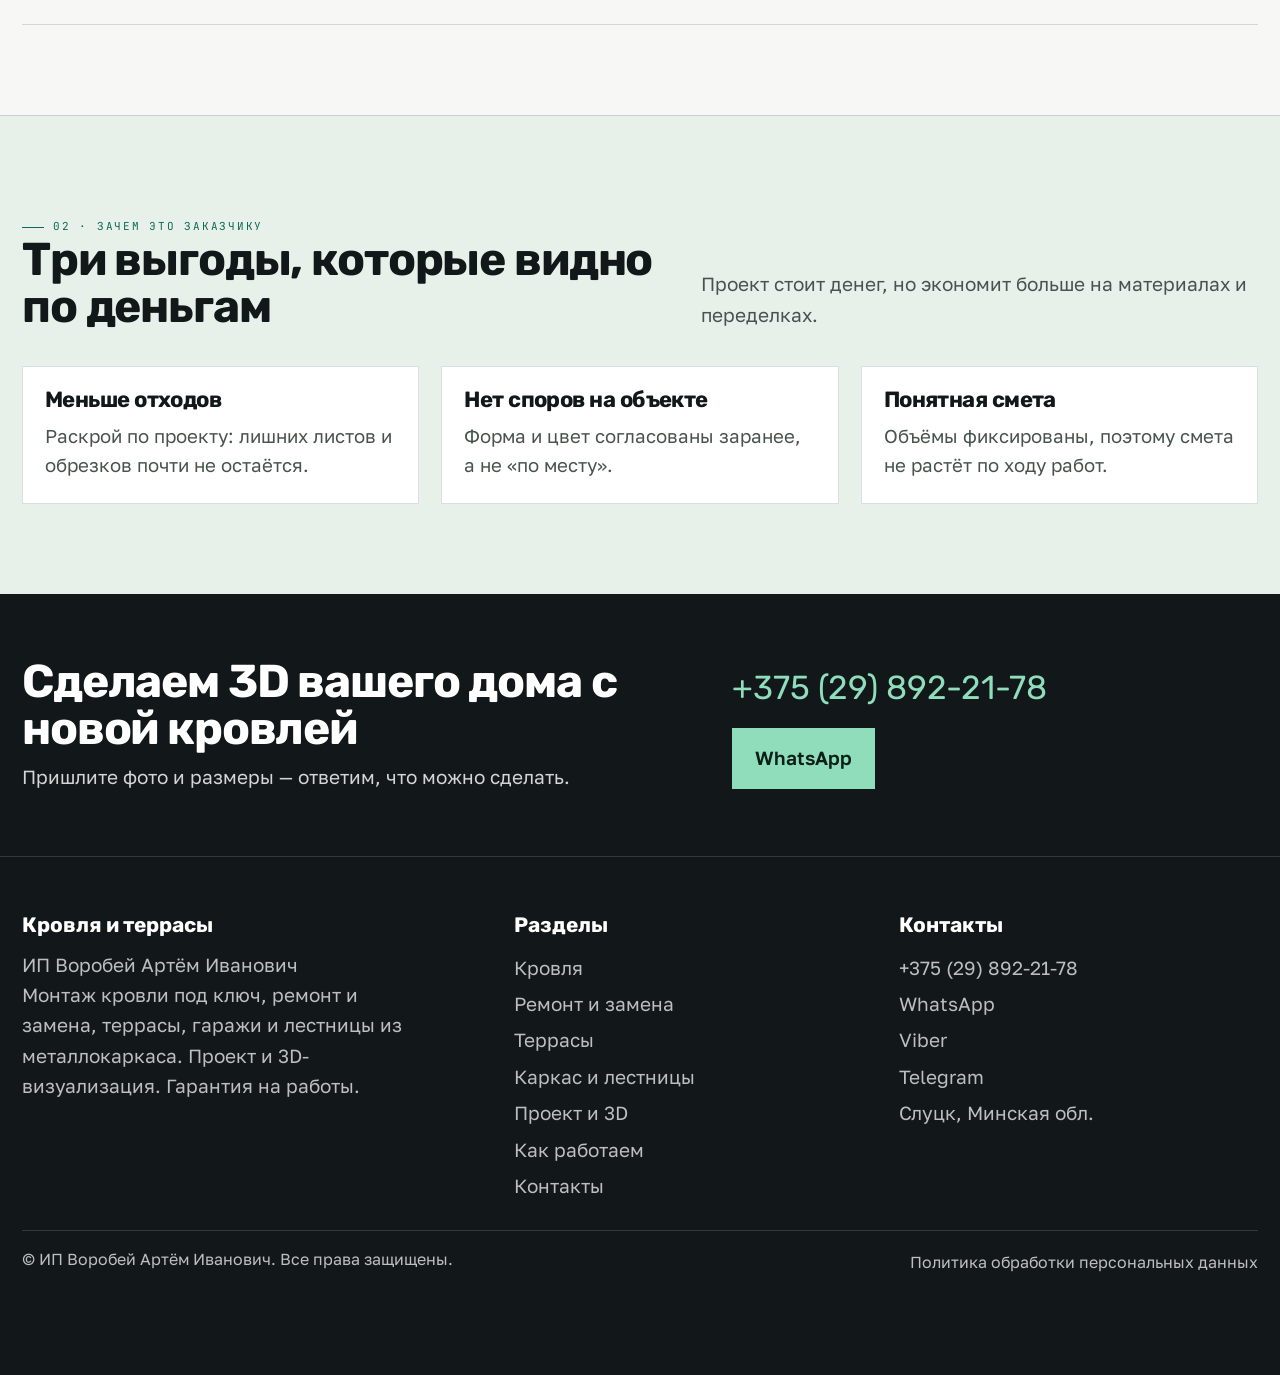
<file: proekt.html>
<!doctype html><html lang="ru"><head><meta charset="utf-8"><meta name="viewport" content="width=device-width,initial-scale=1"><title>Проектирование и 3D-визуализация кровли и террас — ИП Воробей Артём Иванович</title><meta name="description" content="Проект и 3D-визуализация кровли, террасы, гаража. Полное сопровождение от эскиза до сдачи в Слуцке и Солигорском районе."><meta property="og:title" content="Проектирование и 3D-визуализация кровли и террас — ИП Воробей Артём Иванович"><meta property="og:description" content="Проект и 3D-визуализация кровли, террасы, гаража. Полное сопровождение от эскиза до сдачи в Слуцке и Солигорском районе."><meta property="og:type" content="website"><link rel="icon" href="assets/img/favicon.svg" type="image/svg+xml"><link rel="preconnect" href="https://fonts.googleapis.com"><link rel="preconnect" href="https://fonts.gstatic.com" crossorigin><link rel="stylesheet" href="https://fonts.googleapis.com/css2?family=Rubik:wght@400;500;600;700&family=Golos+Text:wght@400;500;600&family=JetBrains+Mono:wght@400;500&display=swap"><style>
:root{--paper:#F7F8F5;--tint:#E8F0EA;--ink:#12181A;--ink2:#48534D;--mute:#6B756F;
--acc:#0E6B4F;--acc2:#B1470F;--line:rgba(18,24,26,.14);--line2:rgba(18,24,26,.08);
--f-d:"Rubik",system-ui,sans-serif;--f-t:"Golos Text",system-ui,sans-serif;--f-m:"JetBrains Mono",monospace}
*{box-sizing:border-box}html{-webkit-text-size-adjust:100%;font-size:19px;overflow-x:clip}
body{margin:0;background:var(--paper);color:var(--ink);font-family:var(--f-t);font-size:19px;line-height:1.6;overflow-x:hidden}
img{max-width:100%;display:block}h1,h2,h3,h4{font-family:var(--f-d);font-weight:700;margin:0;line-height:1.02;letter-spacing:-.025em}
p{margin:0}a{color:inherit;text-decoration:none;overflow-wrap:break-word}
.wrap{width:min(1300px,100% - 44px);margin:0 auto}
.topbar{background:var(--ink);color:rgba(255,255,255,.9);font-family:var(--f-m);font-size:11.5px;letter-spacing:.1em;text-transform:uppercase}
.topbar__in{display:flex;justify-content:space-between;gap:16px;padding:9px 0;flex-wrap:wrap}
.hdr{background:var(--paper);border-bottom:1px solid var(--line);position:sticky;top:0;z-index:60}
.hdr__in{display:flex;align-items:center;gap:18px;padding:12px 0}
.logo{display:flex;align-items:center;gap:10px;min-width:0;flex:none}
.logo b{font-family:var(--f-d);font-size:1.42rem;line-height:1;letter-spacing:-.03em;display:block}
.logo span{display:block;font-family:var(--f-m);font-size:9.5px;letter-spacing:.18em;text-transform:uppercase;color:var(--mute);margin-top:5px}
.logo__mk{width:34px;height:34px;flex:none}
.hdr__act{margin-left:auto;display:flex;align-items:center;gap:14px}
.tel{font-family:var(--f-d);font-weight:600;font-size:1.02rem;white-space:nowrap}
.burger{display:none;width:44px;height:44px;border:1px solid var(--line);background:#fff;align-items:center;justify-content:center;cursor:pointer;flex:none}
.strip{border-top:1px solid var(--line)}
.strip__in{display:flex;gap:2px;overflow-x:auto;scrollbar-width:none}
.strip__in::-webkit-scrollbar{display:none}
.strip__in a{flex:none;padding:14px 15px;font-family:var(--f-t);font-weight:600;font-size:15px;color:var(--ink2);white-space:nowrap;border-bottom:2px solid transparent}
.strip__in a:hover{background:var(--tint);color:var(--ink)}
.strip__in a[aria-current]{color:var(--acc);border-bottom-color:var(--acc)}
.btn{display:inline-flex;align-items:center;gap:9px;padding:14px 22px;background:var(--acc);color:#fff;font-family:var(--f-t);font-weight:600;font-size:1rem;border:1px solid var(--acc);cursor:pointer}
.btn:hover{background:#0A5440;border-color:#0A5440}
.btn--line{background:transparent;color:var(--ink);border-color:var(--line)}
.btn--line:hover{background:#fff;border-color:var(--ink);color:var(--ink)}
.hero{position:relative;min-height:clamp(430px,64vh,680px);display:flex;align-items:flex-end;color:#fff;overflow:hidden}
.hero__bg{position:absolute;inset:0}
.hero__bg img{width:100%;height:100%;object-fit:cover}
.hero::after{content:"";position:absolute;inset:0;background:linear-gradient(96deg,rgba(15,22,20,.9) 0%,rgba(15,22,20,.66) 48%,rgba(15,22,20,.14) 100%),linear-gradient(0deg,rgba(15,22,20,.62),transparent 52%)}
.hero__in{position:relative;z-index:2;padding:clamp(38px,6vw,72px) 0;width:min(1300px,100% - 44px);margin:0 auto}
.hero h1{font-size:clamp(2.1rem,5.4vw,4.4rem);max-width:20ch;margin-top:16px}
.hero h1 em{font-style:normal;color:#8FDDBB}
.hero p{margin-top:18px;max-width:52ch;font-size:clamp(16.5px,1.2vw,19px);color:rgba(255,255,255,.92)}
.hero__cta{display:flex;gap:12px;flex-wrap:wrap;margin-top:26px}
.hero .btn--line{color:#fff;border-color:rgba(255,255,255,.5)}
.hero .btn--line:hover{background:rgba(255,255,255,.14);color:#fff;border-color:#fff}
.hero__figs{display:flex;gap:26px;flex-wrap:wrap;margin-top:32px;padding-top:20px;border-top:1px solid rgba(255,255,255,.24)}
.hero__figs b{display:block;font-family:var(--f-d);font-size:1.5rem;line-height:1}
.hero__figs span{display:block;font-family:var(--f-m);font-size:10.5px;letter-spacing:.14em;text-transform:uppercase;color:rgba(255,255,255,.72);margin-top:7px}
.kick{display:inline-flex;align-items:center;gap:9px;font-family:var(--f-m);font-size:11px;letter-spacing:.16em;text-transform:uppercase;color:var(--acc)}
.kick::before{content:"";width:22px;height:1px;background:var(--acc)}
.hero .kick{color:#8FDDBB}.hero .kick::before{background:#8FDDBB}
.band{padding:clamp(50px,7vw,96px) 0;border-top:1px solid var(--line)}
.band--tint{background:var(--tint)}
.band--dark{background:var(--ink);color:#fff}
.band--dark .kick{color:#8FDDBB}.band--dark .kick::before{background:#8FDDBB}
.band--dark p{color:rgba(255,255,255,.8)}
h2{font-size:clamp(1.7rem,3.6vw,3rem);max-width:24ch}
.head{display:grid;grid-template-columns:minmax(0,1.15fr) minmax(0,1fr);gap:clamp(18px,3vw,48px);align-items:end}
.head p{color:var(--ink2);max-width:46ch}
.band--dark .head p{color:rgba(255,255,255,.78)}
.mono{font-family:var(--f-m);font-size:11px;letter-spacing:.14em;text-transform:uppercase;color:var(--mute)}
[hidden]{display:none!important}
</style><link rel="stylesheet" href="assets/css/site.v1.css"></head><body class=""><div class="topbar"><div class="wrap topbar__in"><span>Слуцк · Слуцкий и Солигорский район</span><span>Кровля, террасы, металлокаркас</span><a href="tel:+375298922178">+375 (29) 892-21-78</a></div></div><header class="hdr"><div class="wrap hdr__in"><a class="logo" href="index.html" aria-label="Кровля и террасы — на главную"><svg class="logo__mk" viewBox="0 0 34 34" fill="none" aria-hidden="true"><path d="M2 20 17 5l15 15" stroke="#0E6B4F" stroke-width="2.4" stroke-linejoin="round"/><path d="M6 20v11h22V20" stroke="#12181A" stroke-width="2.4" stroke-linejoin="round"/><path d="M17 5v26" stroke="#0E6B4F" stroke-width="1" stroke-dasharray="2 3"/></svg><span class="logo__tx"><b>Воробей</b><span>кровля и террасы</span></span></a><div class="hdr__act"><a class="tel" href="tel:+375298922178">+375 (29) 892-21-78</a><a class="btn" href="kontakty.html#zayavka">Замер</a><button class="burger" type="button" aria-label="Меню" aria-expanded="false" aria-controls="drawer"><svg width="20" height="20" viewBox="0 0 20 20" stroke="currentColor" stroke-width="2"><path d="M3 6h14M3 10h14M3 14h14"/></svg></button></div></div><div class="strip"><div class="wrap"><nav class="strip__in" aria-label="Страницы"><a href="index.html">Главная</a><a href="krovlya.html">Кровля</a><a href="remont.html">Ремонт и замена</a><a href="terrasy.html">Террасы</a><a href="karkas.html">Каркас и лестницы</a><a href="proekt.html" aria-current="page">Проект и 3D</a><a href="kak-rabotaem.html">Как работаем</a><a href="kontakty.html">Контакты</a></nav></div></div></header><section class="hero"><div class="hero__bg"><img src="assets/img/hero.jpg" alt="Новая металлическая кровля частного дома"></div><div class="hero__in"><span class="kick">Слуцк · Слуцкий и Солигорский район</span><h1>Проект и 3D <em>до первой покупки</em></h1><p>Сначала видно на экране, потом строится на участке. Считаем геометрию, узлы и материалы, чтобы смета не выросла в процессе.</p><div class="hero__cta"><a class="btn" href="kontakty.html#zayavka">Вызвать замерщика</a><a class="btn btn--line" href="kak-rabotaem.html">Как работаем</a></div><div class="hero__figs"><div><b>4–7 лет</b><span>опыт в кровле</span></div><div><b>3D</b><span>проект и визуализация</span></div><div><b>Гарантия</b><span>на выполненные работы</span></div><div><b>Рассрочка</b><span>от банков-партнёров</span></div></div></div></section><section class="band"><div class="wrap"><span class="kick">01 · этапы проекта</span><div class="head"><h2>От эскиза до рабочих узлов</h2><p>Проект нужен не для красоты: он фиксирует геометрию, по которой считается материал и делается монтаж.</p></div><div class="rows"><div class="row"><span class="row__n">01</span><h3>Обмер и фотофиксация</h3><p>Снимаем размеры дома и участка, смотрим основание и существующие узлы.</p><span class="row__go"><svg class="ar" width="15" height="15" viewBox="0 0 16 16" aria-hidden="true" fill="none" stroke="currentColor" stroke-width="1.7"><path d="M2 8h11M9 4l4 4-4 4"/></svg></span></div><div class="row"><span class="row__n">02</span><h3>Эскиз формы</h3><p>Подбираем форму скатов, высоту, свесы: как объект будет выглядеть с улицы и из двора.</p><span class="row__go"><svg class="ar" width="15" height="15" viewBox="0 0 16 16" aria-hidden="true" fill="none" stroke="currentColor" stroke-width="1.7"><path d="M2 8h11M9 4l4 4-4 4"/></svg></span></div><div class="row"><span class="row__n">03</span><h3>3D-визуализация</h3><p>Цвет кровли, фасадных элементов, терраса в связке с домом.</p><span class="row__go"><svg class="ar" width="15" height="15" viewBox="0 0 16 16" aria-hidden="true" fill="none" stroke="currentColor" stroke-width="1.7"><path d="M2 8h11M9 4l4 4-4 4"/></svg></span></div><div class="row"><span class="row__n">04</span><h3>Расчёт материалов</h3><p>Раскрой, нахлёсты, крепёж, утеплитель и плёнки с запасом на подрезку.</p><span class="row__go"><svg class="ar" width="15" height="15" viewBox="0 0 16 16" aria-hidden="true" fill="none" stroke="currentColor" stroke-width="1.7"><path d="M2 8h11M9 4l4 4-4 4"/></svg></span></div><div class="row"><span class="row__n">05</span><h3>Рабочие узлы</h3><p>Примыкания, ендовы, проходы, вентиляция: то, по чему потом монтируют.</p><span class="row__go"><svg class="ar" width="15" height="15" viewBox="0 0 16 16" aria-hidden="true" fill="none" stroke="currentColor" stroke-width="1.7"><path d="M2 8h11M9 4l4 4-4 4"/></svg></span></div><div class="row"><span class="row__n">06</span><h3>Сопровождение и сдача</h3><p>Ведём объект до приёмки: сверяем узлы и устраняем замечания.</p><span class="row__go"><svg class="ar" width="15" height="15" viewBox="0 0 16 16" aria-hidden="true" fill="none" stroke="currentColor" stroke-width="1.7"><path d="M2 8h11M9 4l4 4-4 4"/></svg></span></div></div></div></section><section class="band band--tint"><div class="wrap"><span class="kick">02 · зачем это заказчику</span><div class="head"><h2>Три выгоды, которые видно по деньгам</h2><p>Проект стоит денег, но экономит больше на материалах и переделках.</p></div><div class="cards"><div class="card"><h3>Меньше отходов</h3><p>Раскрой по проекту: лишних листов и обрезков почти не остаётся.</p></div><div class="card"><h3>Нет споров на объекте</h3><p>Форма и цвет согласованы заранее, а не «по месту».</p></div><div class="card"><h3>Понятная смета</h3><p>Объёмы фиксированы, поэтому смета не растёт по ходу работ.</p></div></div></div></section><section class="cta"><div class="wrap cta__in"><div><h2>Сделаем 3D вашего дома с новой кровлей</h2><p style="margin-top:10px;color:rgba(255,255,255,.82)">Пришлите фото и размеры — ответим, что можно сделать.</p></div><div><a class="cta__tel" href="tel:+375298922178">+375 (29) 892-21-78</a><a class="btn" style="margin-top:14px" href="https://wa.me/375298922178" target="_blank" rel="noopener">WhatsApp</a></div></div></section><footer class="foot"><div class="wrap"><div class="foot__in"><div><b>Кровля и террасы</b><p style="max-width:34ch">ИП Воробей Артём Иванович<br>Монтаж кровли под ключ, ремонт и замена, террасы, гаражи и лестницы из металлокаркаса. Проект и 3D-визуализация. Гарантия на работы.</p></div><div><b>Разделы</b><a href="krovlya.html">Кровля</a><a href="remont.html">Ремонт и замена</a><a href="terrasy.html">Террасы</a><a href="karkas.html">Каркас и лестницы</a><a href="proekt.html">Проект и 3D</a><a href="kak-rabotaem.html">Как работаем</a><a href="kontakty.html">Контакты</a></div><div><b>Контакты</b><a href="tel:+375298922178">+375 (29) 892-21-78</a><a href="https://wa.me/375298922178" target="_blank" rel="noopener">WhatsApp</a><a href="viber://chat?number=%2B375298922178" target="_blank" rel="noopener">Viber</a><a href="https://t.me/+375298922178" target="_blank" rel="noopener">Telegram</a><span style="display:block;padding:3px 0">Слуцк, Минская обл.</span></div></div><div class="foot__low"><span>© ИП Воробей Артём Иванович. Все права защищены.</span><span><a href="politika.html">Политика обработки персональных данных</a></span></div></div></footer><div class="fbar"><a class="fbar__main" href="tel:+375298922178"><svg width="17" height="17" viewBox="0 0 24 24" fill="none" stroke="currentColor" stroke-width="2"><path d="M4 4h4l2 5-3 2a12 12 0 0 0 6 6l2-3 5 2v4a2 2 0 0 1-2 2A18 18 0 0 1 2 6a2 2 0 0 1 2-2z"/></svg>Позвонить</a><a href="https://wa.me/375298922178" target="_blank" rel="noopener"><svg width="17" height="17" viewBox="0 0 24 24" fill="currentColor"><path d="M12 2a10 10 0 0 0-8.6 15.1L2 22l5-1.3A10 10 0 1 0 12 2zm5.3 14.1c-.2.6-1.3 1.2-1.8 1.2-.5.1-1 .1-1.7-.1a11 11 0 0 1-5.6-4.9c-.4-.7-.6-1.4-.5-2 0-.5.4-1 .7-1.3.2-.2.4-.3.6-.3h.5c.2 0 .4 0 .5.4l.7 1.6c.1.2 0 .4-.1.5l-.4.5c-.2.2-.2.3-.1.5a7 7 0 0 0 3.3 2.8c.2.1.4 0 .5-.1l.6-.7c.1-.2.3-.2.5-.1l1.5.8c.3.2.4.2.4.5s0 .9-.2 1.3z"/></svg>WhatsApp</a><a href="viber://chat?number=%2B375298922178" target="_blank" rel="noopener"><svg width="17" height="17" viewBox="0 0 24 24" fill="currentColor"><path d="M12 2C6.9 2 3 5.6 3 10.4c0 2.6 1.2 4.9 3.2 6.4v3.7l3-1.9c.9.3 1.9.4 2.8.4 5.1 0 9-3.6 9-8.6S17.1 2 12 2zm3.6 11.9c-.3.7-1.5 1.3-2.1 1.3-.6.1-1.3.1-2.1-.2a12 12 0 0 1-6-5.4c-.5-.8-.7-1.6-.6-2.3.1-.6.5-1.2.8-1.5.2-.2.4-.3.6-.3h.6c.2 0 .4.1.6.5l.7 1.8c.1.2 0 .4-.1.6l-.5.6c-.2.2-.2.4-.1.6a8 8 0 0 0 3.6 3.2c.3.1.5 0 .6-.1l.7-.8c.2-.2.4-.3.6-.1l1.7 1c.3.2.4.3.4.6s0 .9-.1 1.4z"/></svg>Viber</a><a href="https://t.me/+375298922178" target="_blank" rel="noopener"><svg width="17" height="17" viewBox="0 0 24 24" fill="currentColor"><path d="M21.9 4.3 19 19.1c-.2 1-.8 1.2-1.6.8l-4.5-3.3-2.2 2.1c-.2.2-.4.4-.9.4l.3-4.5 8.2-7.4c.4-.3-.1-.5-.5-.2L7.7 12.3 3.2 10.9c-1-.3-1-1 .2-1.4l17.1-6.6c.8-.3 1.5.2 1.4 1.4z"/></svg>Telegram</a></div><div class="drawer" id="drawer" hidden><div class="drawer__in"><div class="drawer__top"><b style="font-family:var(--f-d);font-size:1.1rem">Меню</b><button class="drawer__close" type="button" aria-label="Закрыть меню">×</button></div><nav aria-label="Мобильное меню"><a href="index.html">Главная</a><a href="krovlya.html">Кровля</a><a href="remont.html">Ремонт и замена</a><a href="terrasy.html">Террасы</a><a href="karkas.html">Каркас и лестницы</a><a href="proekt.html">Проект и 3D</a><a href="kak-rabotaem.html">Как работаем</a><a href="kontakty.html">Контакты</a><a href="politika.html">Политика</a></nav><div class="drawer__tel"><a class="btn" href="tel:+375298922178"><svg width="17" height="17" viewBox="0 0 24 24" fill="none" stroke="currentColor" stroke-width="2"><path d="M4 4h4l2 5-3 2a12 12 0 0 0 6 6l2-3 5 2v4a2 2 0 0 1-2 2A18 18 0 0 1 2 6a2 2 0 0 1 2-2z"/></svg>+375 (29) 892-21-78</a><a class="btn btn--line" href="https://wa.me/375298922178" target="_blank" rel="noopener"><svg width="17" height="17" viewBox="0 0 24 24" fill="currentColor"><path d="M12 2a10 10 0 0 0-8.6 15.1L2 22l5-1.3A10 10 0 1 0 12 2zm5.3 14.1c-.2.6-1.3 1.2-1.8 1.2-.5.1-1 .1-1.7-.1a11 11 0 0 1-5.6-4.9c-.4-.7-.6-1.4-.5-2 0-.5.4-1 .7-1.3.2-.2.4-.3.6-.3h.5c.2 0 .4 0 .5.4l.7 1.6c.1.2 0 .4-.1.5l-.4.5c-.2.2-.2.3-.1.5a7 7 0 0 0 3.3 2.8c.2.1.4 0 .5-.1l.6-.7c.1-.2.3-.2.5-.1l1.5.8c.3.2.4.2.4.5s0 .9-.2 1.3z"/></svg>Написать в WhatsApp</a></div></div></div><script src="assets/js/main.v1.js" defer></script></body></html>
</file>
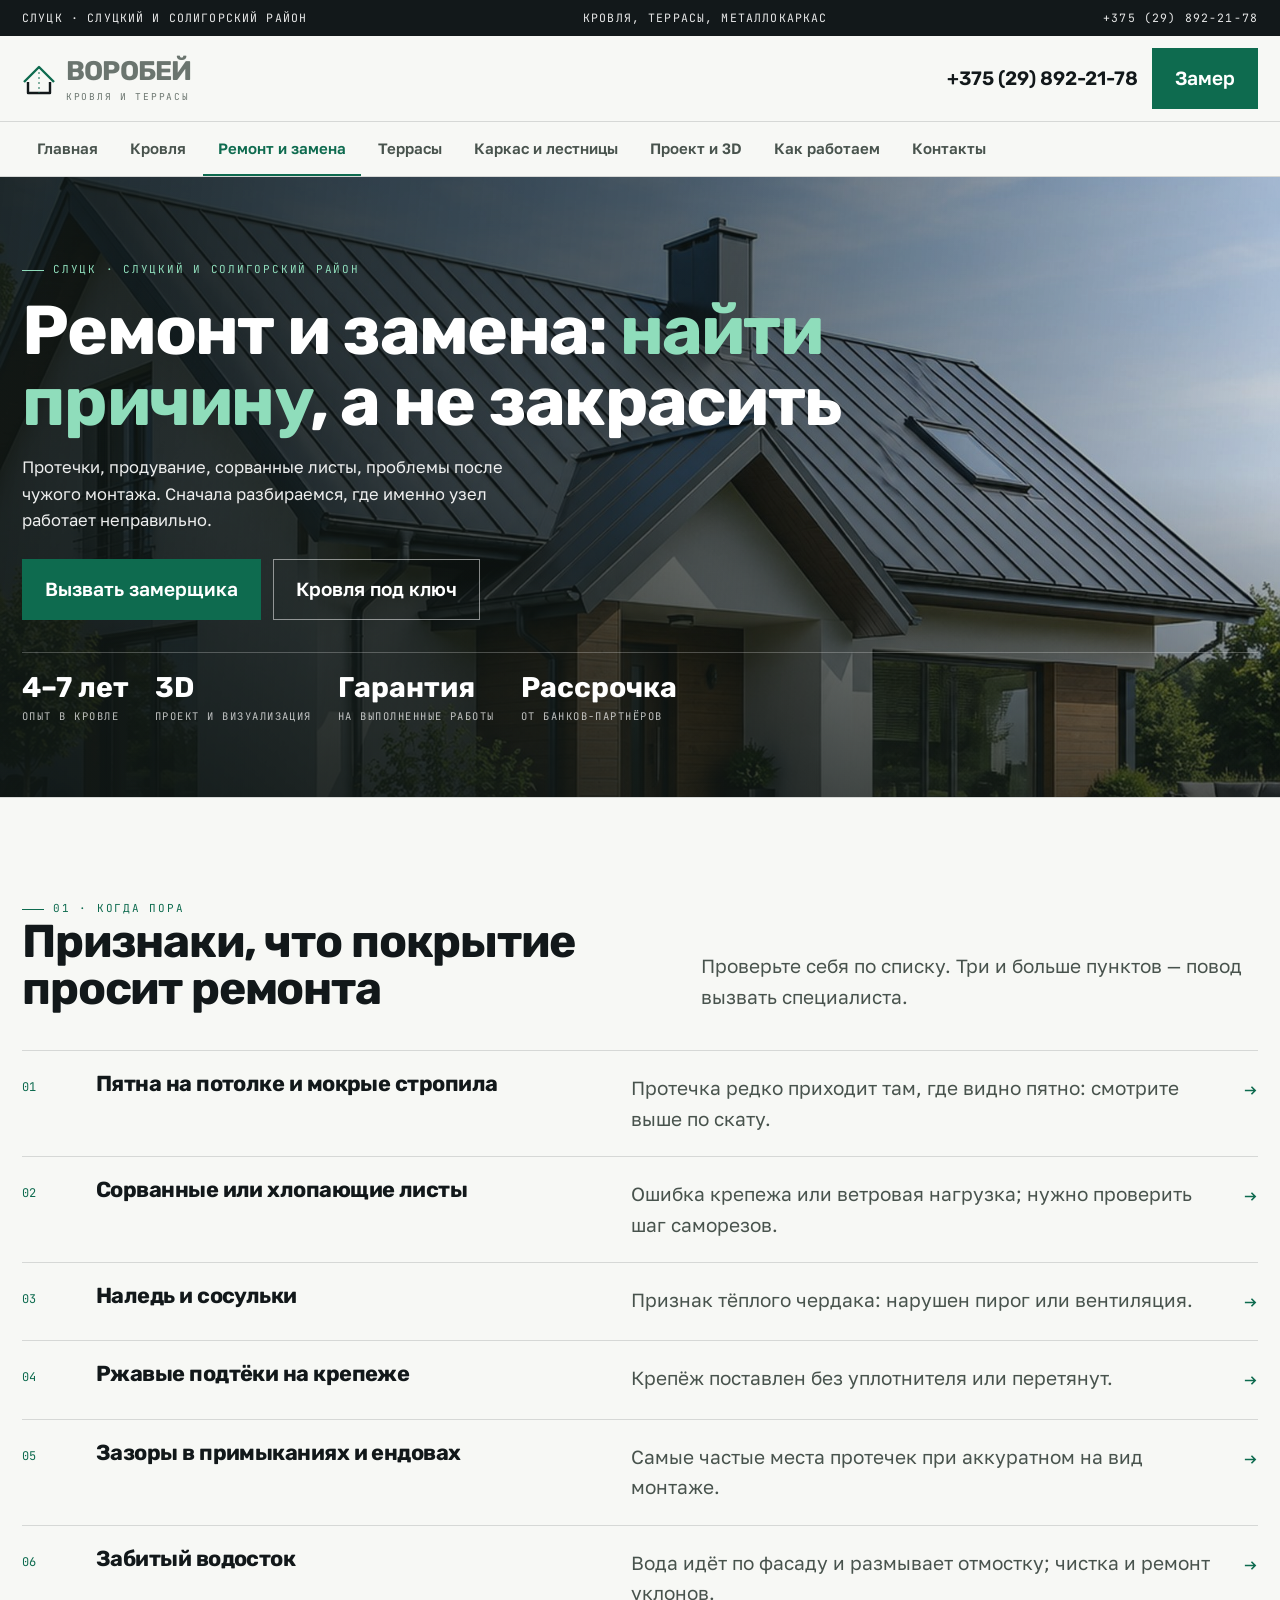
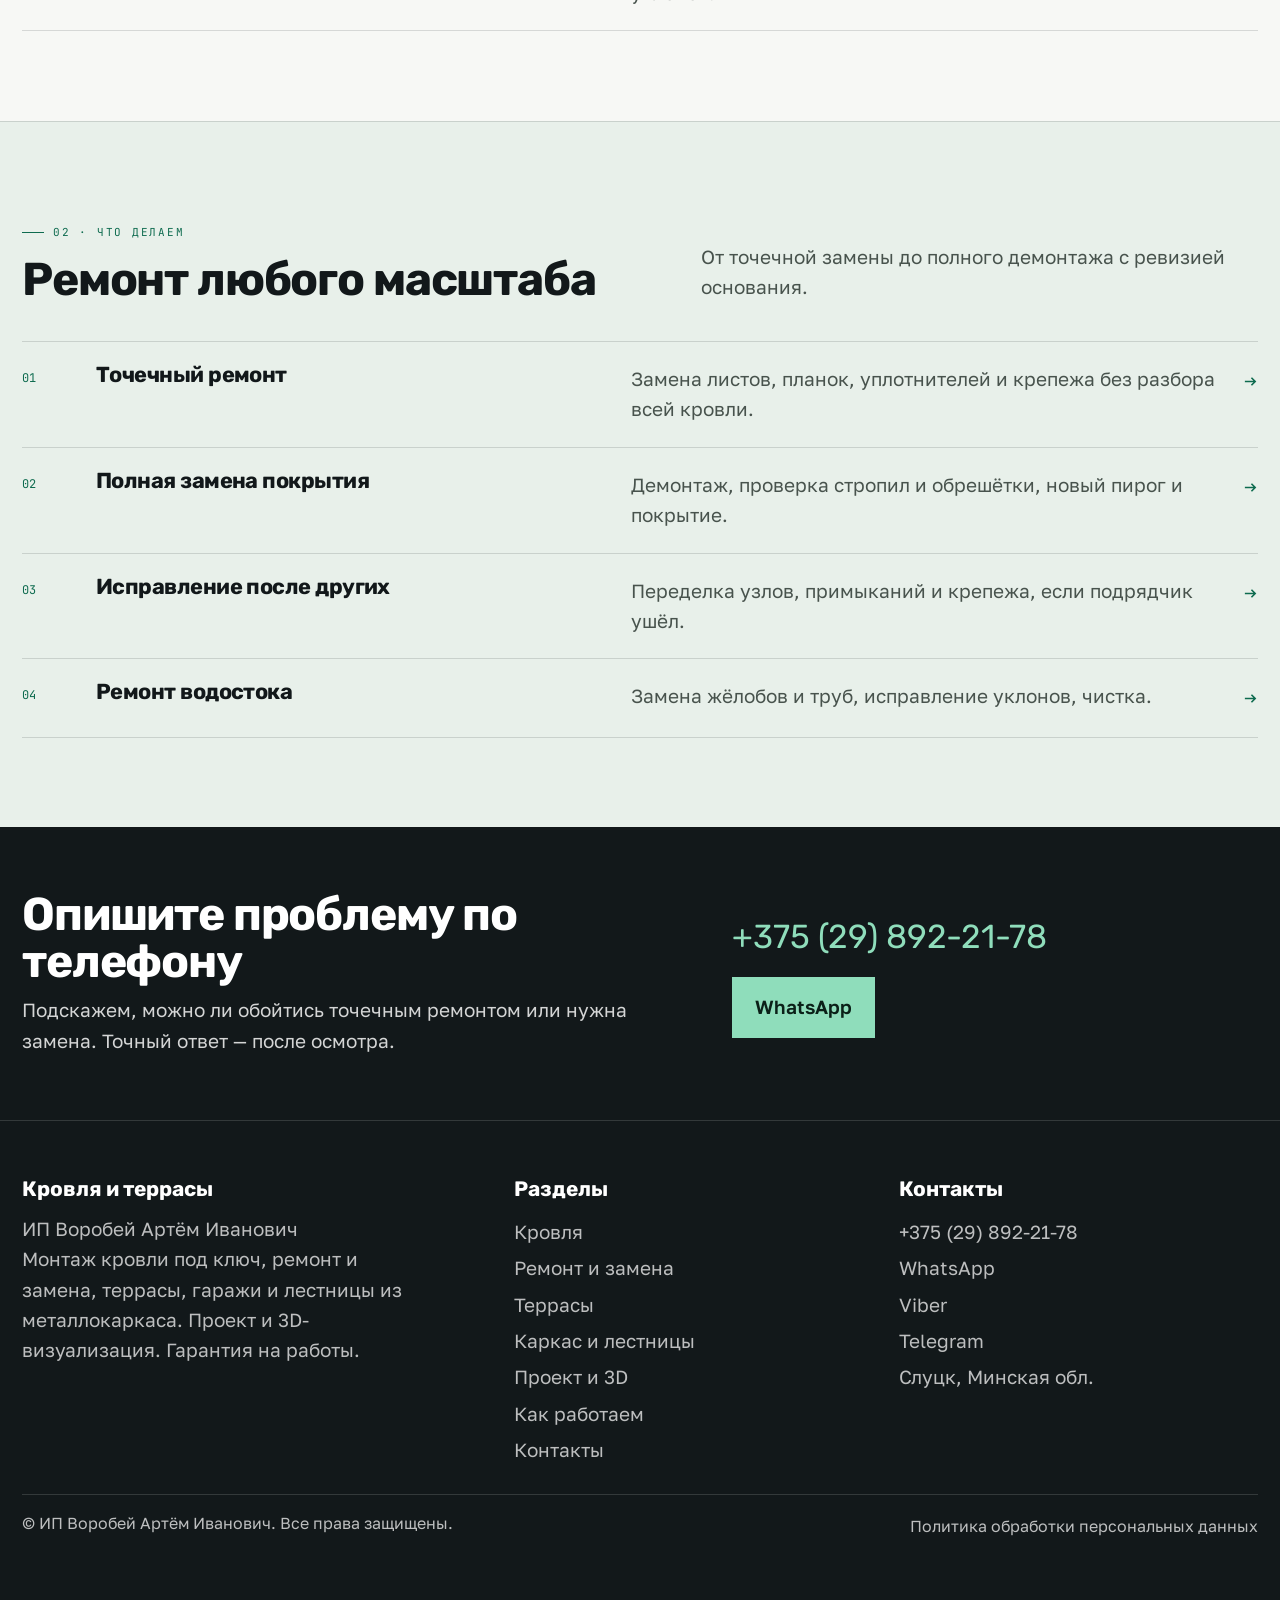
<file: remont.html>
<!doctype html><html lang="ru"><head><meta charset="utf-8"><meta name="viewport" content="width=device-width,initial-scale=1"><title>Ремонт и замена кровли в Слуцке — ИП Воробей Артём Иванович</title><meta name="description" content="Ремонт кровли, замена покрытия, исправление после других подрядчиков. Ревизия основания, узлов и водостока. Слуцк и Солигорский район."><meta property="og:title" content="Ремонт и замена кровли в Слуцке — ИП Воробей Артём Иванович"><meta property="og:description" content="Ремонт кровли, замена покрытия, исправление после других подрядчиков. Ревизия основания, узлов и водостока. Слуцк и Солигорский район."><meta property="og:type" content="website"><link rel="icon" href="assets/img/favicon.svg" type="image/svg+xml"><link rel="preconnect" href="https://fonts.googleapis.com"><link rel="preconnect" href="https://fonts.gstatic.com" crossorigin><link rel="stylesheet" href="https://fonts.googleapis.com/css2?family=Rubik:wght@400;500;600;700&family=Golos+Text:wght@400;500;600&family=JetBrains+Mono:wght@400;500&display=swap"><style>
:root{--paper:#F7F8F5;--tint:#E8F0EA;--ink:#12181A;--ink2:#48534D;--mute:#6B756F;
--acc:#0E6B4F;--acc2:#B1470F;--line:rgba(18,24,26,.14);--line2:rgba(18,24,26,.08);
--f-d:"Rubik",system-ui,sans-serif;--f-t:"Golos Text",system-ui,sans-serif;--f-m:"JetBrains Mono",monospace}
*{box-sizing:border-box}html{-webkit-text-size-adjust:100%;font-size:19px;overflow-x:clip}
body{margin:0;background:var(--paper);color:var(--ink);font-family:var(--f-t);font-size:19px;line-height:1.6;overflow-x:hidden}
img{max-width:100%;display:block}h1,h2,h3,h4{font-family:var(--f-d);font-weight:700;margin:0;line-height:1.02;letter-spacing:-.025em}
p{margin:0}a{color:inherit;text-decoration:none;overflow-wrap:break-word}
.wrap{width:min(1300px,100% - 44px);margin:0 auto}
.topbar{background:var(--ink);color:rgba(255,255,255,.9);font-family:var(--f-m);font-size:11.5px;letter-spacing:.1em;text-transform:uppercase}
.topbar__in{display:flex;justify-content:space-between;gap:16px;padding:9px 0;flex-wrap:wrap}
.hdr{background:var(--paper);border-bottom:1px solid var(--line);position:sticky;top:0;z-index:60}
.hdr__in{display:flex;align-items:center;gap:18px;padding:12px 0}
.logo{display:flex;align-items:center;gap:10px;min-width:0;flex:none}
.logo b{font-family:var(--f-d);font-size:1.42rem;line-height:1;letter-spacing:-.03em;display:block}
.logo span{display:block;font-family:var(--f-m);font-size:9.5px;letter-spacing:.18em;text-transform:uppercase;color:var(--mute);margin-top:5px}
.logo__mk{width:34px;height:34px;flex:none}
.hdr__act{margin-left:auto;display:flex;align-items:center;gap:14px}
.tel{font-family:var(--f-d);font-weight:600;font-size:1.02rem;white-space:nowrap}
.burger{display:none;width:44px;height:44px;border:1px solid var(--line);background:#fff;align-items:center;justify-content:center;cursor:pointer;flex:none}
.strip{border-top:1px solid var(--line)}
.strip__in{display:flex;gap:2px;overflow-x:auto;scrollbar-width:none}
.strip__in::-webkit-scrollbar{display:none}
.strip__in a{flex:none;padding:14px 15px;font-family:var(--f-t);font-weight:600;font-size:15px;color:var(--ink2);white-space:nowrap;border-bottom:2px solid transparent}
.strip__in a:hover{background:var(--tint);color:var(--ink)}
.strip__in a[aria-current]{color:var(--acc);border-bottom-color:var(--acc)}
.btn{display:inline-flex;align-items:center;gap:9px;padding:14px 22px;background:var(--acc);color:#fff;font-family:var(--f-t);font-weight:600;font-size:1rem;border:1px solid var(--acc);cursor:pointer}
.btn:hover{background:#0A5440;border-color:#0A5440}
.btn--line{background:transparent;color:var(--ink);border-color:var(--line)}
.btn--line:hover{background:#fff;border-color:var(--ink);color:var(--ink)}
.hero{position:relative;min-height:clamp(430px,64vh,680px);display:flex;align-items:flex-end;color:#fff;overflow:hidden}
.hero__bg{position:absolute;inset:0}
.hero__bg img{width:100%;height:100%;object-fit:cover}
.hero::after{content:"";position:absolute;inset:0;background:linear-gradient(96deg,rgba(15,22,20,.9) 0%,rgba(15,22,20,.66) 48%,rgba(15,22,20,.14) 100%),linear-gradient(0deg,rgba(15,22,20,.62),transparent 52%)}
.hero__in{position:relative;z-index:2;padding:clamp(38px,6vw,72px) 0;width:min(1300px,100% - 44px);margin:0 auto}
.hero h1{font-size:clamp(2.1rem,5.4vw,4.4rem);max-width:20ch;margin-top:16px}
.hero h1 em{font-style:normal;color:#8FDDBB}
.hero p{margin-top:18px;max-width:52ch;font-size:clamp(16.5px,1.2vw,19px);color:rgba(255,255,255,.92)}
.hero__cta{display:flex;gap:12px;flex-wrap:wrap;margin-top:26px}
.hero .btn--line{color:#fff;border-color:rgba(255,255,255,.5)}
.hero .btn--line:hover{background:rgba(255,255,255,.14);color:#fff;border-color:#fff}
.hero__figs{display:flex;gap:26px;flex-wrap:wrap;margin-top:32px;padding-top:20px;border-top:1px solid rgba(255,255,255,.24)}
.hero__figs b{display:block;font-family:var(--f-d);font-size:1.5rem;line-height:1}
.hero__figs span{display:block;font-family:var(--f-m);font-size:10.5px;letter-spacing:.14em;text-transform:uppercase;color:rgba(255,255,255,.72);margin-top:7px}
.kick{display:inline-flex;align-items:center;gap:9px;font-family:var(--f-m);font-size:11px;letter-spacing:.16em;text-transform:uppercase;color:var(--acc)}
.kick::before{content:"";width:22px;height:1px;background:var(--acc)}
.hero .kick{color:#8FDDBB}.hero .kick::before{background:#8FDDBB}
.band{padding:clamp(50px,7vw,96px) 0;border-top:1px solid var(--line)}
.band--tint{background:var(--tint)}
.band--dark{background:var(--ink);color:#fff}
.band--dark .kick{color:#8FDDBB}.band--dark .kick::before{background:#8FDDBB}
.band--dark p{color:rgba(255,255,255,.8)}
h2{font-size:clamp(1.7rem,3.6vw,3rem);max-width:24ch}
.head{display:grid;grid-template-columns:minmax(0,1.15fr) minmax(0,1fr);gap:clamp(18px,3vw,48px);align-items:end}
.head p{color:var(--ink2);max-width:46ch}
.band--dark .head p{color:rgba(255,255,255,.78)}
.mono{font-family:var(--f-m);font-size:11px;letter-spacing:.14em;text-transform:uppercase;color:var(--mute)}
[hidden]{display:none!important}
</style><link rel="stylesheet" href="assets/css/site.v1.css"></head><body class=""><div class="topbar"><div class="wrap topbar__in"><span>Слуцк · Слуцкий и Солигорский район</span><span>Кровля, террасы, металлокаркас</span><a href="tel:+375298922178">+375 (29) 892-21-78</a></div></div><header class="hdr"><div class="wrap hdr__in"><a class="logo" href="index.html" aria-label="Кровля и террасы — на главную"><svg class="logo__mk" viewBox="0 0 34 34" fill="none" aria-hidden="true"><path d="M2 20 17 5l15 15" stroke="#0E6B4F" stroke-width="2.4" stroke-linejoin="round"/><path d="M6 20v11h22V20" stroke="#12181A" stroke-width="2.4" stroke-linejoin="round"/><path d="M17 5v26" stroke="#0E6B4F" stroke-width="1" stroke-dasharray="2 3"/></svg><span class="logo__tx"><b>Воробей</b><span>кровля и террасы</span></span></a><div class="hdr__act"><a class="tel" href="tel:+375298922178">+375 (29) 892-21-78</a><a class="btn" href="kontakty.html#zayavka">Замер</a><button class="burger" type="button" aria-label="Меню" aria-expanded="false" aria-controls="drawer"><svg width="20" height="20" viewBox="0 0 20 20" stroke="currentColor" stroke-width="2"><path d="M3 6h14M3 10h14M3 14h14"/></svg></button></div></div><div class="strip"><div class="wrap"><nav class="strip__in" aria-label="Страницы"><a href="index.html">Главная</a><a href="krovlya.html">Кровля</a><a href="remont.html" aria-current="page">Ремонт и замена</a><a href="terrasy.html">Террасы</a><a href="karkas.html">Каркас и лестницы</a><a href="proekt.html">Проект и 3D</a><a href="kak-rabotaem.html">Как работаем</a><a href="kontakty.html">Контакты</a></nav></div></div></header><section class="hero"><div class="hero__bg"><img src="assets/img/hero.jpg" alt="Новая металлическая кровля частного дома"></div><div class="hero__in"><span class="kick">Слуцк · Слуцкий и Солигорский район</span><h1>Ремонт и замена: <em>найти причину</em>, а не закрасить</h1><p>Протечки, продувание, сорванные листы, проблемы после чужого монтажа. Сначала разбираемся, где именно узел работает неправильно.</p><div class="hero__cta"><a class="btn" href="kontakty.html#zayavka">Вызвать замерщика</a><a class="btn btn--line" href="krovlya.html">Кровля под ключ</a></div><div class="hero__figs"><div><b>4–7 лет</b><span>опыт в кровле</span></div><div><b>3D</b><span>проект и визуализация</span></div><div><b>Гарантия</b><span>на выполненные работы</span></div><div><b>Рассрочка</b><span>от банков-партнёров</span></div></div></div></section><section class="band"><div class="wrap"><span class="kick">01 · когда пора</span><div class="head"><h2>Признаки, что покрытие просит ремонта</h2><p>Проверьте себя по списку. Три и больше пунктов — повод вызвать специалиста.</p></div><div class="rows"><div class="row"><span class="row__n">01</span><h3>Пятна на потолке и мокрые стропила</h3><p>Протечка редко приходит там, где видно пятно: смотрите выше по скату.</p><span class="row__go"><svg class="ar" width="15" height="15" viewBox="0 0 16 16" aria-hidden="true" fill="none" stroke="currentColor" stroke-width="1.7"><path d="M2 8h11M9 4l4 4-4 4"/></svg></span></div><div class="row"><span class="row__n">02</span><h3>Сорванные или хлопающие листы</h3><p>Ошибка крепежа или ветровая нагрузка; нужно проверить шаг саморезов.</p><span class="row__go"><svg class="ar" width="15" height="15" viewBox="0 0 16 16" aria-hidden="true" fill="none" stroke="currentColor" stroke-width="1.7"><path d="M2 8h11M9 4l4 4-4 4"/></svg></span></div><div class="row"><span class="row__n">03</span><h3>Наледь и сосульки</h3><p>Признак тёплого чердака: нарушен пирог или вентиляция.</p><span class="row__go"><svg class="ar" width="15" height="15" viewBox="0 0 16 16" aria-hidden="true" fill="none" stroke="currentColor" stroke-width="1.7"><path d="M2 8h11M9 4l4 4-4 4"/></svg></span></div><div class="row"><span class="row__n">04</span><h3>Ржавые подтёки на крепеже</h3><p>Крепёж поставлен без уплотнителя или перетянут.</p><span class="row__go"><svg class="ar" width="15" height="15" viewBox="0 0 16 16" aria-hidden="true" fill="none" stroke="currentColor" stroke-width="1.7"><path d="M2 8h11M9 4l4 4-4 4"/></svg></span></div><div class="row"><span class="row__n">05</span><h3>Зазоры в примыканиях и ендовах</h3><p>Самые частые места протечек при аккуратном на вид монтаже.</p><span class="row__go"><svg class="ar" width="15" height="15" viewBox="0 0 16 16" aria-hidden="true" fill="none" stroke="currentColor" stroke-width="1.7"><path d="M2 8h11M9 4l4 4-4 4"/></svg></span></div><div class="row"><span class="row__n">06</span><h3>Забитый водосток</h3><p>Вода идёт по фасаду и размывает отмостку; чистка и ремонт уклонов.</p><span class="row__go"><svg class="ar" width="15" height="15" viewBox="0 0 16 16" aria-hidden="true" fill="none" stroke="currentColor" stroke-width="1.7"><path d="M2 8h11M9 4l4 4-4 4"/></svg></span></div></div></div></section><section class="band band--tint"><div class="wrap"><span class="kick">02 · что делаем</span><div class="head"><h2>Ремонт любого масштаба</h2><p>От точечной замены до полного демонтажа с ревизией основания.</p></div><div class="rows"><div class="row"><span class="row__n">01</span><h3>Точечный ремонт</h3><p>Замена листов, планок, уплотнителей и крепежа без разбора всей кровли.</p><span class="row__go"><svg class="ar" width="15" height="15" viewBox="0 0 16 16" aria-hidden="true" fill="none" stroke="currentColor" stroke-width="1.7"><path d="M2 8h11M9 4l4 4-4 4"/></svg></span></div><div class="row"><span class="row__n">02</span><h3>Полная замена покрытия</h3><p>Демонтаж, проверка стропил и обрешётки, новый пирог и покрытие.</p><span class="row__go"><svg class="ar" width="15" height="15" viewBox="0 0 16 16" aria-hidden="true" fill="none" stroke="currentColor" stroke-width="1.7"><path d="M2 8h11M9 4l4 4-4 4"/></svg></span></div><div class="row"><span class="row__n">03</span><h3>Исправление после других</h3><p>Переделка узлов, примыканий и крепежа, если подрядчик ушёл.</p><span class="row__go"><svg class="ar" width="15" height="15" viewBox="0 0 16 16" aria-hidden="true" fill="none" stroke="currentColor" stroke-width="1.7"><path d="M2 8h11M9 4l4 4-4 4"/></svg></span></div><div class="row"><span class="row__n">04</span><h3>Ремонт водостока</h3><p>Замена жёлобов и труб, исправление уклонов, чистка.</p><span class="row__go"><svg class="ar" width="15" height="15" viewBox="0 0 16 16" aria-hidden="true" fill="none" stroke="currentColor" stroke-width="1.7"><path d="M2 8h11M9 4l4 4-4 4"/></svg></span></div></div></div></section><section class="cta"><div class="wrap cta__in"><div><h2>Опишите проблему по телефону</h2><p style="margin-top:10px;color:rgba(255,255,255,.82)">Подскажем, можно ли обойтись точечным ремонтом или нужна замена. Точный ответ — после осмотра.</p></div><div><a class="cta__tel" href="tel:+375298922178">+375 (29) 892-21-78</a><a class="btn" style="margin-top:14px" href="https://wa.me/375298922178" target="_blank" rel="noopener">WhatsApp</a></div></div></section><footer class="foot"><div class="wrap"><div class="foot__in"><div><b>Кровля и террасы</b><p style="max-width:34ch">ИП Воробей Артём Иванович<br>Монтаж кровли под ключ, ремонт и замена, террасы, гаражи и лестницы из металлокаркаса. Проект и 3D-визуализация. Гарантия на работы.</p></div><div><b>Разделы</b><a href="krovlya.html">Кровля</a><a href="remont.html">Ремонт и замена</a><a href="terrasy.html">Террасы</a><a href="karkas.html">Каркас и лестницы</a><a href="proekt.html">Проект и 3D</a><a href="kak-rabotaem.html">Как работаем</a><a href="kontakty.html">Контакты</a></div><div><b>Контакты</b><a href="tel:+375298922178">+375 (29) 892-21-78</a><a href="https://wa.me/375298922178" target="_blank" rel="noopener">WhatsApp</a><a href="viber://chat?number=%2B375298922178" target="_blank" rel="noopener">Viber</a><a href="https://t.me/+375298922178" target="_blank" rel="noopener">Telegram</a><span style="display:block;padding:3px 0">Слуцк, Минская обл.</span></div></div><div class="foot__low"><span>© ИП Воробей Артём Иванович. Все права защищены.</span><span><a href="politika.html">Политика обработки персональных данных</a></span></div></div></footer><div class="fbar"><a class="fbar__main" href="tel:+375298922178"><svg width="17" height="17" viewBox="0 0 24 24" fill="none" stroke="currentColor" stroke-width="2"><path d="M4 4h4l2 5-3 2a12 12 0 0 0 6 6l2-3 5 2v4a2 2 0 0 1-2 2A18 18 0 0 1 2 6a2 2 0 0 1 2-2z"/></svg>Позвонить</a><a href="https://wa.me/375298922178" target="_blank" rel="noopener"><svg width="17" height="17" viewBox="0 0 24 24" fill="currentColor"><path d="M12 2a10 10 0 0 0-8.6 15.1L2 22l5-1.3A10 10 0 1 0 12 2zm5.3 14.1c-.2.6-1.3 1.2-1.8 1.2-.5.1-1 .1-1.7-.1a11 11 0 0 1-5.6-4.9c-.4-.7-.6-1.4-.5-2 0-.5.4-1 .7-1.3.2-.2.4-.3.6-.3h.5c.2 0 .4 0 .5.4l.7 1.6c.1.2 0 .4-.1.5l-.4.5c-.2.2-.2.3-.1.5a7 7 0 0 0 3.3 2.8c.2.1.4 0 .5-.1l.6-.7c.1-.2.3-.2.5-.1l1.5.8c.3.2.4.2.4.5s0 .9-.2 1.3z"/></svg>WhatsApp</a><a href="viber://chat?number=%2B375298922178" target="_blank" rel="noopener"><svg width="17" height="17" viewBox="0 0 24 24" fill="currentColor"><path d="M12 2C6.9 2 3 5.6 3 10.4c0 2.6 1.2 4.9 3.2 6.4v3.7l3-1.9c.9.3 1.9.4 2.8.4 5.1 0 9-3.6 9-8.6S17.1 2 12 2zm3.6 11.9c-.3.7-1.5 1.3-2.1 1.3-.6.1-1.3.1-2.1-.2a12 12 0 0 1-6-5.4c-.5-.8-.7-1.6-.6-2.3.1-.6.5-1.2.8-1.5.2-.2.4-.3.6-.3h.6c.2 0 .4.1.6.5l.7 1.8c.1.2 0 .4-.1.6l-.5.6c-.2.2-.2.4-.1.6a8 8 0 0 0 3.6 3.2c.3.1.5 0 .6-.1l.7-.8c.2-.2.4-.3.6-.1l1.7 1c.3.2.4.3.4.6s0 .9-.1 1.4z"/></svg>Viber</a><a href="https://t.me/+375298922178" target="_blank" rel="noopener"><svg width="17" height="17" viewBox="0 0 24 24" fill="currentColor"><path d="M21.9 4.3 19 19.1c-.2 1-.8 1.2-1.6.8l-4.5-3.3-2.2 2.1c-.2.2-.4.4-.9.4l.3-4.5 8.2-7.4c.4-.3-.1-.5-.5-.2L7.7 12.3 3.2 10.9c-1-.3-1-1 .2-1.4l17.1-6.6c.8-.3 1.5.2 1.4 1.4z"/></svg>Telegram</a></div><div class="drawer" id="drawer" hidden><div class="drawer__in"><div class="drawer__top"><b style="font-family:var(--f-d);font-size:1.1rem">Меню</b><button class="drawer__close" type="button" aria-label="Закрыть меню">×</button></div><nav aria-label="Мобильное меню"><a href="index.html">Главная</a><a href="krovlya.html">Кровля</a><a href="remont.html">Ремонт и замена</a><a href="terrasy.html">Террасы</a><a href="karkas.html">Каркас и лестницы</a><a href="proekt.html">Проект и 3D</a><a href="kak-rabotaem.html">Как работаем</a><a href="kontakty.html">Контакты</a><a href="politika.html">Политика</a></nav><div class="drawer__tel"><a class="btn" href="tel:+375298922178"><svg width="17" height="17" viewBox="0 0 24 24" fill="none" stroke="currentColor" stroke-width="2"><path d="M4 4h4l2 5-3 2a12 12 0 0 0 6 6l2-3 5 2v4a2 2 0 0 1-2 2A18 18 0 0 1 2 6a2 2 0 0 1 2-2z"/></svg>+375 (29) 892-21-78</a><a class="btn btn--line" href="https://wa.me/375298922178" target="_blank" rel="noopener"><svg width="17" height="17" viewBox="0 0 24 24" fill="currentColor"><path d="M12 2a10 10 0 0 0-8.6 15.1L2 22l5-1.3A10 10 0 1 0 12 2zm5.3 14.1c-.2.6-1.3 1.2-1.8 1.2-.5.1-1 .1-1.7-.1a11 11 0 0 1-5.6-4.9c-.4-.7-.6-1.4-.5-2 0-.5.4-1 .7-1.3.2-.2.4-.3.6-.3h.5c.2 0 .4 0 .5.4l.7 1.6c.1.2 0 .4-.1.5l-.4.5c-.2.2-.2.3-.1.5a7 7 0 0 0 3.3 2.8c.2.1.4 0 .5-.1l.6-.7c.1-.2.3-.2.5-.1l1.5.8c.3.2.4.2.4.5s0 .9-.2 1.3z"/></svg>Написать в WhatsApp</a></div></div></div><script src="assets/js/main.v1.js" defer></script></body></html>
</file>
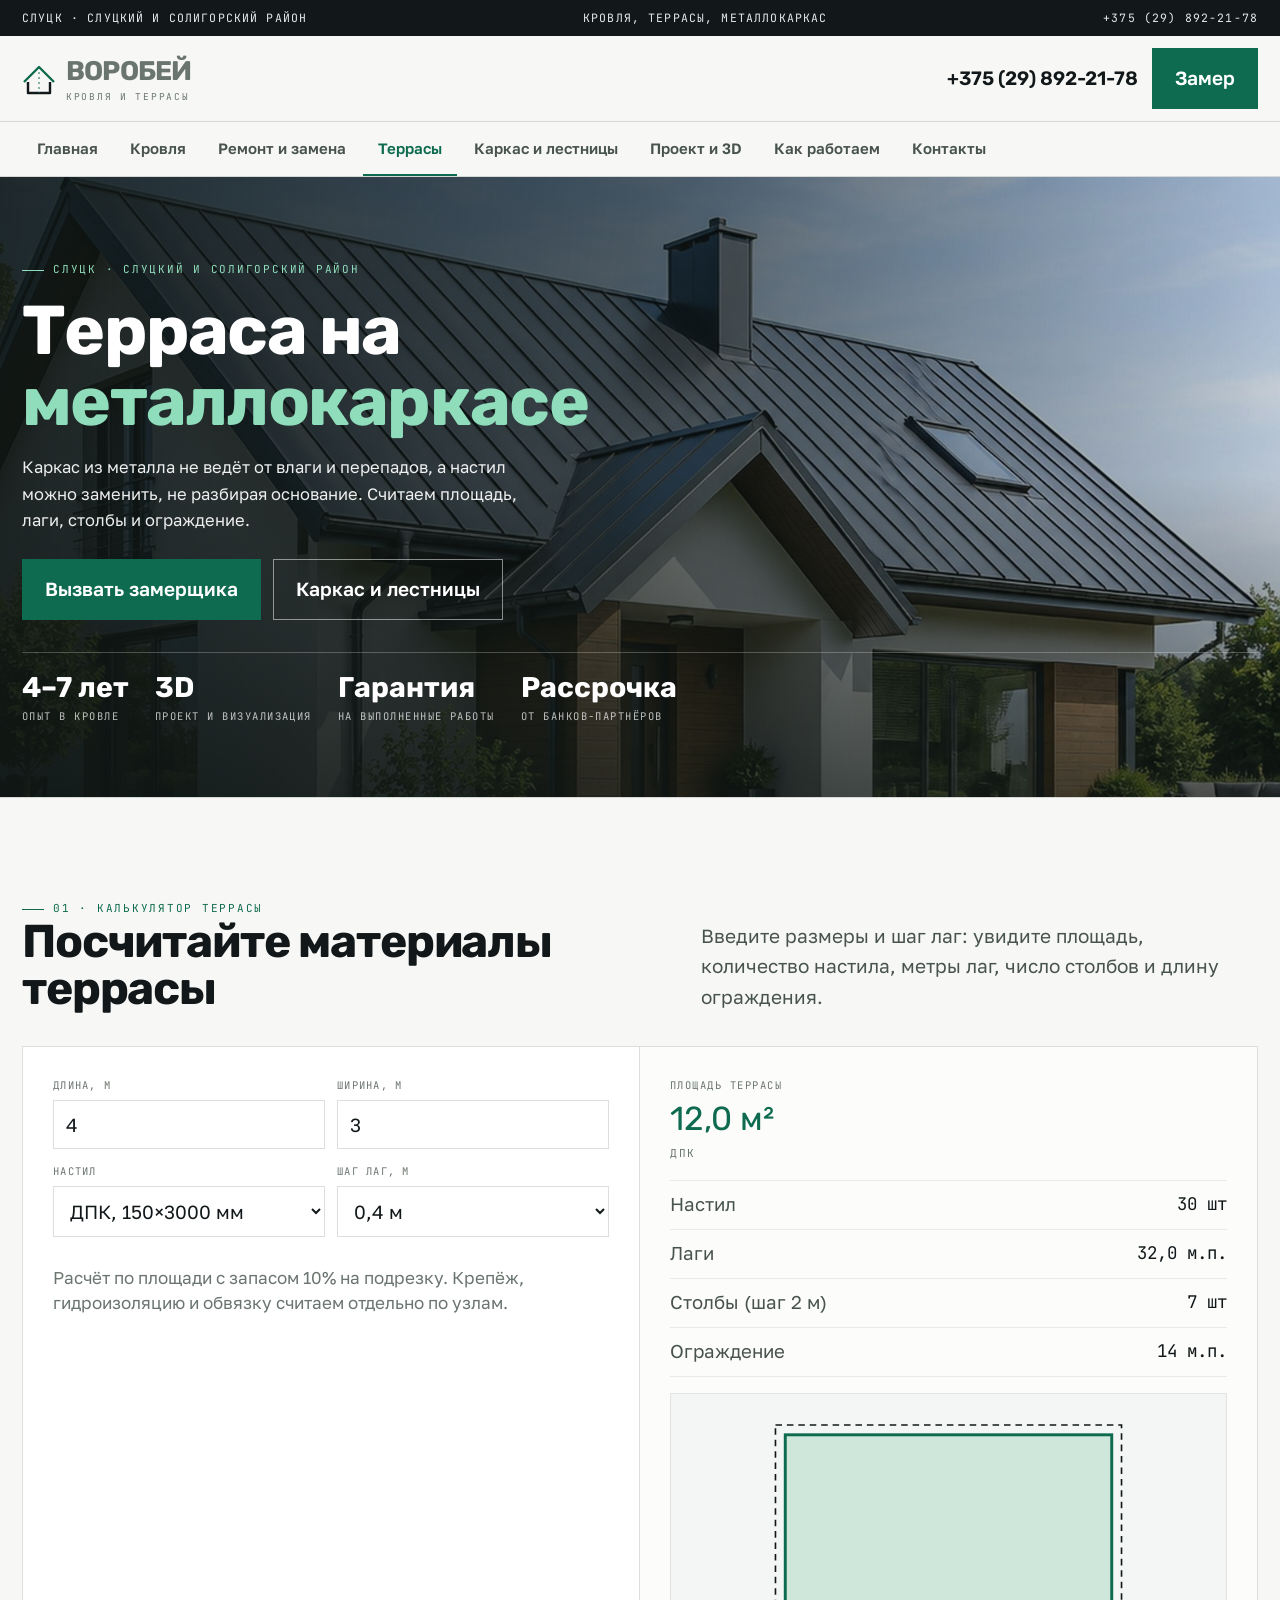
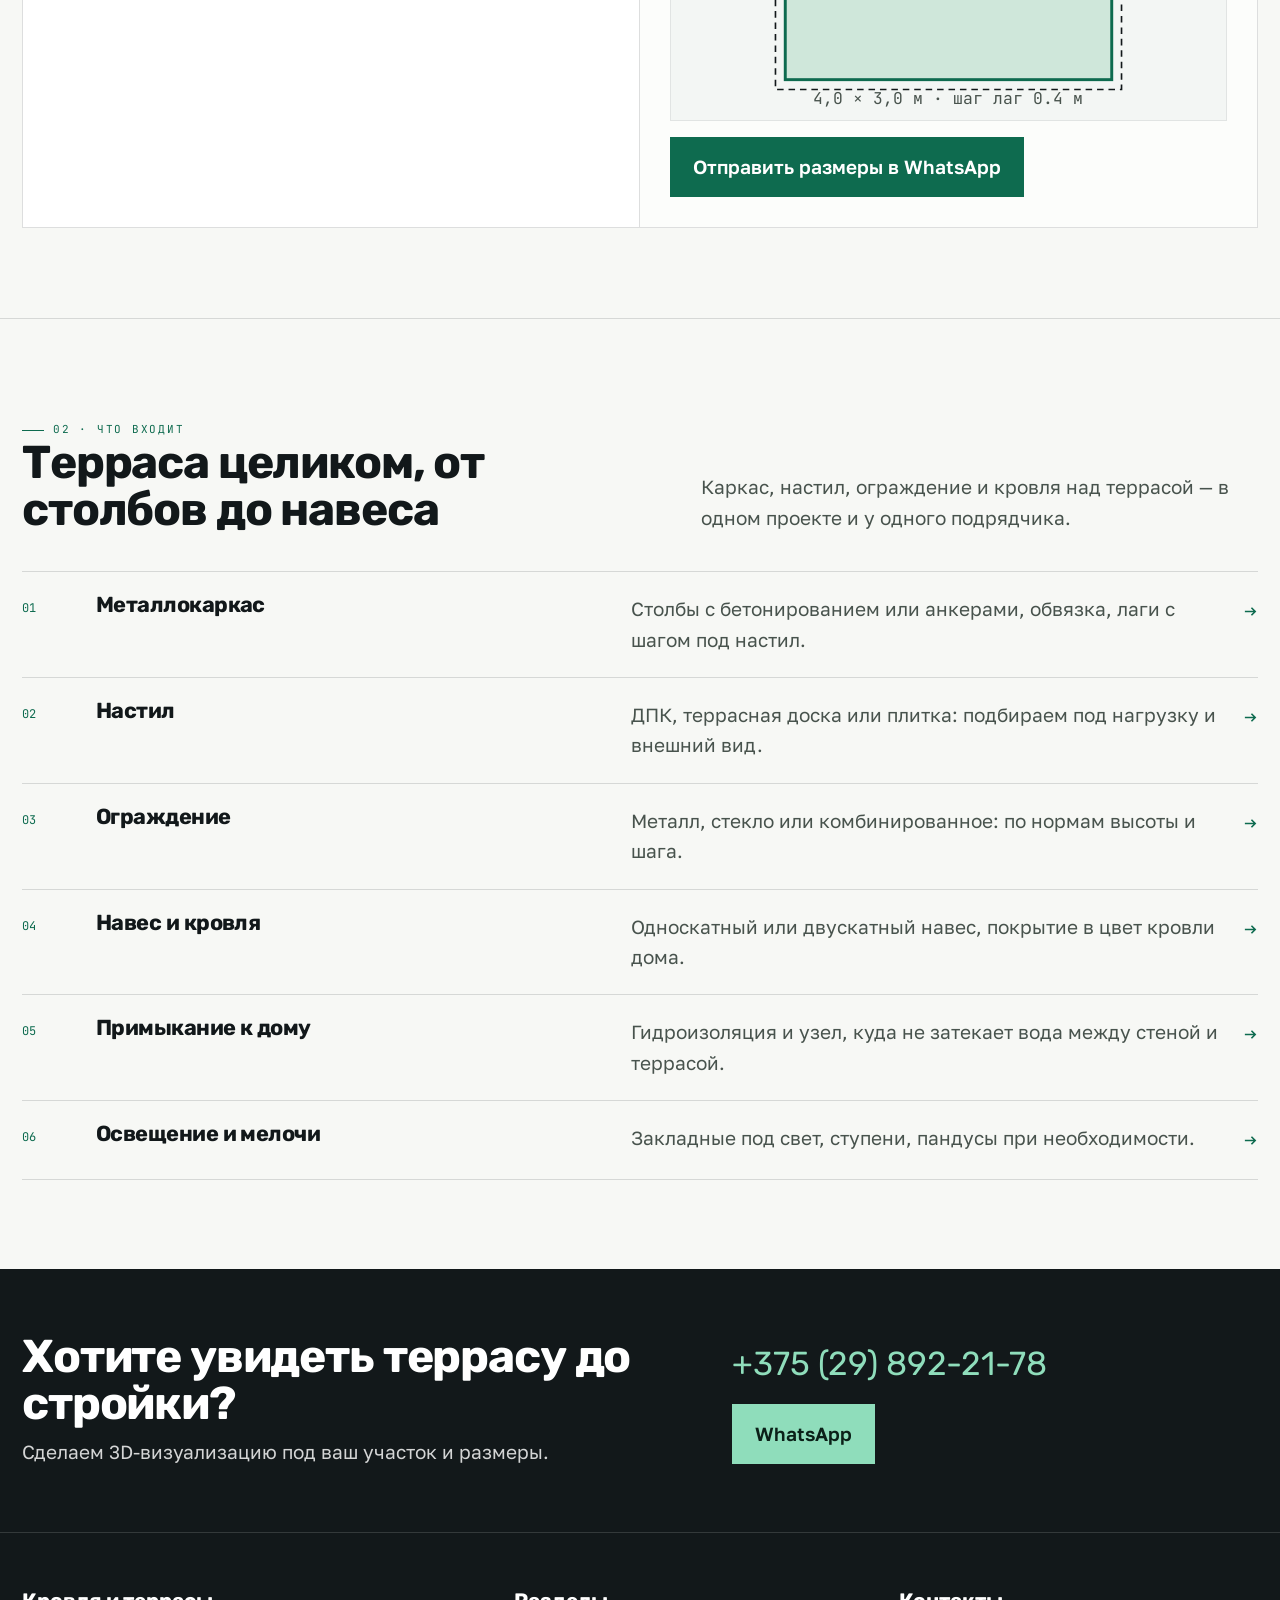
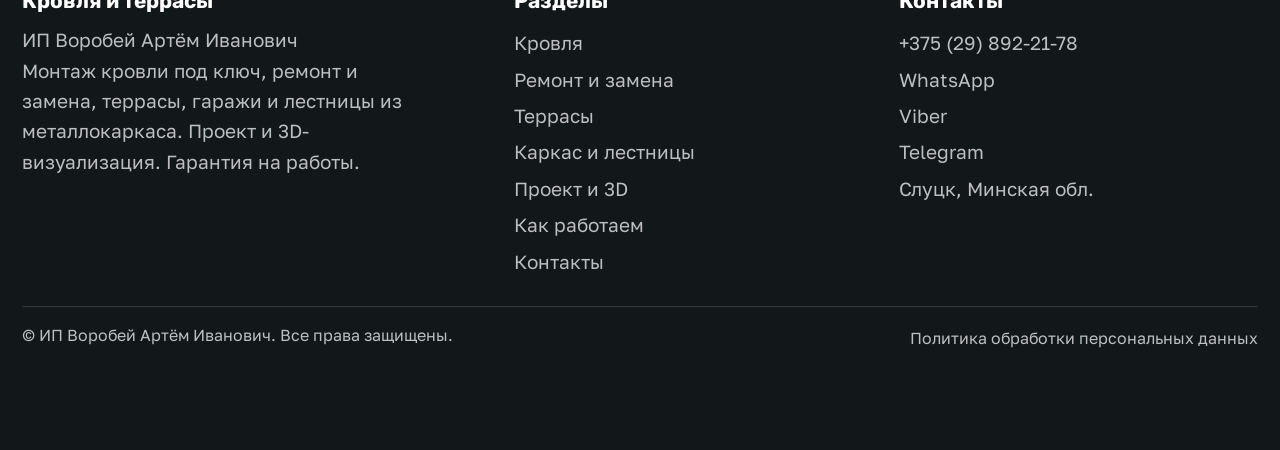
<file: terrasy.html>
<!doctype html><html lang="ru"><head><meta charset="utf-8"><meta name="viewport" content="width=device-width,initial-scale=1"><title>Террасы на металлокаркасе в Слуцке — ИП Воробей Артём Иванович</title><meta name="description" content="Террасы под ключ: металлокаркас, настил из ДПК или доски, ограждение, навес. Калькулятор площади и материалов. Слуцк и Солигорский район."><meta property="og:title" content="Террасы на металлокаркасе в Слуцке — ИП Воробей Артём Иванович"><meta property="og:description" content="Террасы под ключ: металлокаркас, настил из ДПК или доски, ограждение, навес. Калькулятор площади и материалов. Слуцк и Солигорский район."><meta property="og:type" content="website"><link rel="icon" href="assets/img/favicon.svg" type="image/svg+xml"><link rel="preconnect" href="https://fonts.googleapis.com"><link rel="preconnect" href="https://fonts.gstatic.com" crossorigin><link rel="stylesheet" href="https://fonts.googleapis.com/css2?family=Rubik:wght@400;500;600;700&family=Golos+Text:wght@400;500;600&family=JetBrains+Mono:wght@400;500&display=swap"><style>
:root{--paper:#F7F8F5;--tint:#E8F0EA;--ink:#12181A;--ink2:#48534D;--mute:#6B756F;
--acc:#0E6B4F;--acc2:#B1470F;--line:rgba(18,24,26,.14);--line2:rgba(18,24,26,.08);
--f-d:"Rubik",system-ui,sans-serif;--f-t:"Golos Text",system-ui,sans-serif;--f-m:"JetBrains Mono",monospace}
*{box-sizing:border-box}html{-webkit-text-size-adjust:100%;font-size:19px;overflow-x:clip}
body{margin:0;background:var(--paper);color:var(--ink);font-family:var(--f-t);font-size:19px;line-height:1.6;overflow-x:hidden}
img{max-width:100%;display:block}h1,h2,h3,h4{font-family:var(--f-d);font-weight:700;margin:0;line-height:1.02;letter-spacing:-.025em}
p{margin:0}a{color:inherit;text-decoration:none;overflow-wrap:break-word}
.wrap{width:min(1300px,100% - 44px);margin:0 auto}
.topbar{background:var(--ink);color:rgba(255,255,255,.9);font-family:var(--f-m);font-size:11.5px;letter-spacing:.1em;text-transform:uppercase}
.topbar__in{display:flex;justify-content:space-between;gap:16px;padding:9px 0;flex-wrap:wrap}
.hdr{background:var(--paper);border-bottom:1px solid var(--line);position:sticky;top:0;z-index:60}
.hdr__in{display:flex;align-items:center;gap:18px;padding:12px 0}
.logo{display:flex;align-items:center;gap:10px;min-width:0;flex:none}
.logo b{font-family:var(--f-d);font-size:1.42rem;line-height:1;letter-spacing:-.03em;display:block}
.logo span{display:block;font-family:var(--f-m);font-size:9.5px;letter-spacing:.18em;text-transform:uppercase;color:var(--mute);margin-top:5px}
.logo__mk{width:34px;height:34px;flex:none}
.hdr__act{margin-left:auto;display:flex;align-items:center;gap:14px}
.tel{font-family:var(--f-d);font-weight:600;font-size:1.02rem;white-space:nowrap}
.burger{display:none;width:44px;height:44px;border:1px solid var(--line);background:#fff;align-items:center;justify-content:center;cursor:pointer;flex:none}
.strip{border-top:1px solid var(--line)}
.strip__in{display:flex;gap:2px;overflow-x:auto;scrollbar-width:none}
.strip__in::-webkit-scrollbar{display:none}
.strip__in a{flex:none;padding:14px 15px;font-family:var(--f-t);font-weight:600;font-size:15px;color:var(--ink2);white-space:nowrap;border-bottom:2px solid transparent}
.strip__in a:hover{background:var(--tint);color:var(--ink)}
.strip__in a[aria-current]{color:var(--acc);border-bottom-color:var(--acc)}
.btn{display:inline-flex;align-items:center;gap:9px;padding:14px 22px;background:var(--acc);color:#fff;font-family:var(--f-t);font-weight:600;font-size:1rem;border:1px solid var(--acc);cursor:pointer}
.btn:hover{background:#0A5440;border-color:#0A5440}
.btn--line{background:transparent;color:var(--ink);border-color:var(--line)}
.btn--line:hover{background:#fff;border-color:var(--ink);color:var(--ink)}
.hero{position:relative;min-height:clamp(430px,64vh,680px);display:flex;align-items:flex-end;color:#fff;overflow:hidden}
.hero__bg{position:absolute;inset:0}
.hero__bg img{width:100%;height:100%;object-fit:cover}
.hero::after{content:"";position:absolute;inset:0;background:linear-gradient(96deg,rgba(15,22,20,.9) 0%,rgba(15,22,20,.66) 48%,rgba(15,22,20,.14) 100%),linear-gradient(0deg,rgba(15,22,20,.62),transparent 52%)}
.hero__in{position:relative;z-index:2;padding:clamp(38px,6vw,72px) 0;width:min(1300px,100% - 44px);margin:0 auto}
.hero h1{font-size:clamp(2.1rem,5.4vw,4.4rem);max-width:20ch;margin-top:16px}
.hero h1 em{font-style:normal;color:#8FDDBB}
.hero p{margin-top:18px;max-width:52ch;font-size:clamp(16.5px,1.2vw,19px);color:rgba(255,255,255,.92)}
.hero__cta{display:flex;gap:12px;flex-wrap:wrap;margin-top:26px}
.hero .btn--line{color:#fff;border-color:rgba(255,255,255,.5)}
.hero .btn--line:hover{background:rgba(255,255,255,.14);color:#fff;border-color:#fff}
.hero__figs{display:flex;gap:26px;flex-wrap:wrap;margin-top:32px;padding-top:20px;border-top:1px solid rgba(255,255,255,.24)}
.hero__figs b{display:block;font-family:var(--f-d);font-size:1.5rem;line-height:1}
.hero__figs span{display:block;font-family:var(--f-m);font-size:10.5px;letter-spacing:.14em;text-transform:uppercase;color:rgba(255,255,255,.72);margin-top:7px}
.kick{display:inline-flex;align-items:center;gap:9px;font-family:var(--f-m);font-size:11px;letter-spacing:.16em;text-transform:uppercase;color:var(--acc)}
.kick::before{content:"";width:22px;height:1px;background:var(--acc)}
.hero .kick{color:#8FDDBB}.hero .kick::before{background:#8FDDBB}
.band{padding:clamp(50px,7vw,96px) 0;border-top:1px solid var(--line)}
.band--tint{background:var(--tint)}
.band--dark{background:var(--ink);color:#fff}
.band--dark .kick{color:#8FDDBB}.band--dark .kick::before{background:#8FDDBB}
.band--dark p{color:rgba(255,255,255,.8)}
h2{font-size:clamp(1.7rem,3.6vw,3rem);max-width:24ch}
.head{display:grid;grid-template-columns:minmax(0,1.15fr) minmax(0,1fr);gap:clamp(18px,3vw,48px);align-items:end}
.head p{color:var(--ink2);max-width:46ch}
.band--dark .head p{color:rgba(255,255,255,.78)}
.mono{font-family:var(--f-m);font-size:11px;letter-spacing:.14em;text-transform:uppercase;color:var(--mute)}
[hidden]{display:none!important}
</style><link rel="stylesheet" href="assets/css/site.v1.css"></head><body class=""><div class="topbar"><div class="wrap topbar__in"><span>Слуцк · Слуцкий и Солигорский район</span><span>Кровля, террасы, металлокаркас</span><a href="tel:+375298922178">+375 (29) 892-21-78</a></div></div><header class="hdr"><div class="wrap hdr__in"><a class="logo" href="index.html" aria-label="Кровля и террасы — на главную"><svg class="logo__mk" viewBox="0 0 34 34" fill="none" aria-hidden="true"><path d="M2 20 17 5l15 15" stroke="#0E6B4F" stroke-width="2.4" stroke-linejoin="round"/><path d="M6 20v11h22V20" stroke="#12181A" stroke-width="2.4" stroke-linejoin="round"/><path d="M17 5v26" stroke="#0E6B4F" stroke-width="1" stroke-dasharray="2 3"/></svg><span class="logo__tx"><b>Воробей</b><span>кровля и террасы</span></span></a><div class="hdr__act"><a class="tel" href="tel:+375298922178">+375 (29) 892-21-78</a><a class="btn" href="kontakty.html#zayavka">Замер</a><button class="burger" type="button" aria-label="Меню" aria-expanded="false" aria-controls="drawer"><svg width="20" height="20" viewBox="0 0 20 20" stroke="currentColor" stroke-width="2"><path d="M3 6h14M3 10h14M3 14h14"/></svg></button></div></div><div class="strip"><div class="wrap"><nav class="strip__in" aria-label="Страницы"><a href="index.html">Главная</a><a href="krovlya.html">Кровля</a><a href="remont.html">Ремонт и замена</a><a href="terrasy.html" aria-current="page">Террасы</a><a href="karkas.html">Каркас и лестницы</a><a href="proekt.html">Проект и 3D</a><a href="kak-rabotaem.html">Как работаем</a><a href="kontakty.html">Контакты</a></nav></div></div></header><section class="hero"><div class="hero__bg"><img src="assets/img/hero.jpg" alt="Новая металлическая кровля частного дома"></div><div class="hero__in"><span class="kick">Слуцк · Слуцкий и Солигорский район</span><h1>Терраса на <em>металлокаркасе</em></h1><p>Каркас из металла не ведёт от влаги и перепадов, а настил можно заменить, не разбирая основание. Считаем площадь, лаги, столбы и ограждение.</p><div class="hero__cta"><a class="btn" href="kontakty.html#zayavka">Вызвать замерщика</a><a class="btn btn--line" href="karkas.html">Каркас и лестницы</a></div><div class="hero__figs"><div><b>4–7 лет</b><span>опыт в кровле</span></div><div><b>3D</b><span>проект и визуализация</span></div><div><b>Гарантия</b><span>на выполненные работы</span></div><div><b>Рассрочка</b><span>от банков-партнёров</span></div></div></div></section><section class="band" id="calc"><div class="wrap"><span class="kick">01 · калькулятор террасы</span><div class="head"><h2>Посчитайте материалы террасы</h2><p>Введите размеры и шаг лаг: увидите площадь, количество настила, метры лаг, число столбов и длину ограждения.</p></div><div class="panel"><div class="panel__in"><div class="panel__form"><div class="two"><div class="field"><label for="t-l">Длина, м</label><input id="t-l" type="number" value="4" min="1" max="20" step="0.1"></div><div class="field"><label for="t-w">Ширина, м</label><input id="t-w" type="number" value="3" min="1" max="12" step="0.1"></div></div><div class="two"><div class="field"><label for="t-deck">Настил</label><select id="t-deck"><option value="dpk">ДПК, 150×3000 мм</option><option value="board">Террасная доска, 140×4000 мм</option><option value="tile">Плитка 600×600 мм</option></select></div><div class="field"><label for="t-step">Шаг лаг, м</label><select id="t-step"><option value="0.4" selected>0,4 м</option><option value="0.5">0,5 м</option><option value="0.6">0,6 м</option></select></div></div><p class="note">Расчёт по площади с запасом 10% на подрезку. Крепёж, гидроизоляцию и обвязку считаем отдельно по узлам.</p></div><div class="panel__out"><div class="sum__lbl">Площадь террасы</div><div class="sum" id="t-area">—</div><div class="mono" id="t-deck-n" style="margin-top:8px">—</div><dl class="spec"><div><dt>Настил</dt><dd id="t-boards">—</dd></div><div><dt>Лаги</dt><dd id="t-lags">—</dd></div><div><dt>Столбы (шаг 2 м)</dt><dd id="t-posts">—</dd></div><div><dt>Ограждение</dt><dd id="t-rail">—</dd></div></dl><div class="scheme"><svg id="t-svg" role="img" aria-label="Схема террасы в плане"></svg></div><a class="btn" style="margin-top:16px" href="https://wa.me/375298922178" target="_blank" rel="noopener">Отправить размеры в WhatsApp</a></div></div></div></div></section><section class="band"><div class="wrap"><span class="kick">02 · что входит</span><div class="head"><h2>Терраса целиком, от столбов до навеса</h2><p>Каркас, настил, ограждение и кровля над террасой — в одном проекте и у одного подрядчика.</p></div><div class="rows"><div class="row"><span class="row__n">01</span><h3>Металлокаркас</h3><p>Столбы с бетонированием или анкерами, обвязка, лаги с шагом под настил.</p><span class="row__go"><svg class="ar" width="15" height="15" viewBox="0 0 16 16" aria-hidden="true" fill="none" stroke="currentColor" stroke-width="1.7"><path d="M2 8h11M9 4l4 4-4 4"/></svg></span></div><div class="row"><span class="row__n">02</span><h3>Настил</h3><p>ДПК, террасная доска или плитка: подбираем под нагрузку и внешний вид.</p><span class="row__go"><svg class="ar" width="15" height="15" viewBox="0 0 16 16" aria-hidden="true" fill="none" stroke="currentColor" stroke-width="1.7"><path d="M2 8h11M9 4l4 4-4 4"/></svg></span></div><div class="row"><span class="row__n">03</span><h3>Ограждение</h3><p>Металл, стекло или комбинированное: по нормам высоты и шага.</p><span class="row__go"><svg class="ar" width="15" height="15" viewBox="0 0 16 16" aria-hidden="true" fill="none" stroke="currentColor" stroke-width="1.7"><path d="M2 8h11M9 4l4 4-4 4"/></svg></span></div><div class="row"><span class="row__n">04</span><h3>Навес и кровля</h3><p>Односкатный или двускатный навес, покрытие в цвет кровли дома.</p><span class="row__go"><svg class="ar" width="15" height="15" viewBox="0 0 16 16" aria-hidden="true" fill="none" stroke="currentColor" stroke-width="1.7"><path d="M2 8h11M9 4l4 4-4 4"/></svg></span></div><div class="row"><span class="row__n">05</span><h3>Примыкание к дому</h3><p>Гидроизоляция и узел, куда не затекает вода между стеной и террасой.</p><span class="row__go"><svg class="ar" width="15" height="15" viewBox="0 0 16 16" aria-hidden="true" fill="none" stroke="currentColor" stroke-width="1.7"><path d="M2 8h11M9 4l4 4-4 4"/></svg></span></div><div class="row"><span class="row__n">06</span><h3>Освещение и мелочи</h3><p>Закладные под свет, ступени, пандусы при необходимости.</p><span class="row__go"><svg class="ar" width="15" height="15" viewBox="0 0 16 16" aria-hidden="true" fill="none" stroke="currentColor" stroke-width="1.7"><path d="M2 8h11M9 4l4 4-4 4"/></svg></span></div></div></div></section><section class="cta"><div class="wrap cta__in"><div><h2>Хотите увидеть террасу до стройки?</h2><p style="margin-top:10px;color:rgba(255,255,255,.82)">Сделаем 3D-визуализацию под ваш участок и размеры.</p></div><div><a class="cta__tel" href="tel:+375298922178">+375 (29) 892-21-78</a><a class="btn" style="margin-top:14px" href="https://wa.me/375298922178" target="_blank" rel="noopener">WhatsApp</a></div></div></section><footer class="foot"><div class="wrap"><div class="foot__in"><div><b>Кровля и террасы</b><p style="max-width:34ch">ИП Воробей Артём Иванович<br>Монтаж кровли под ключ, ремонт и замена, террасы, гаражи и лестницы из металлокаркаса. Проект и 3D-визуализация. Гарантия на работы.</p></div><div><b>Разделы</b><a href="krovlya.html">Кровля</a><a href="remont.html">Ремонт и замена</a><a href="terrasy.html">Террасы</a><a href="karkas.html">Каркас и лестницы</a><a href="proekt.html">Проект и 3D</a><a href="kak-rabotaem.html">Как работаем</a><a href="kontakty.html">Контакты</a></div><div><b>Контакты</b><a href="tel:+375298922178">+375 (29) 892-21-78</a><a href="https://wa.me/375298922178" target="_blank" rel="noopener">WhatsApp</a><a href="viber://chat?number=%2B375298922178" target="_blank" rel="noopener">Viber</a><a href="https://t.me/+375298922178" target="_blank" rel="noopener">Telegram</a><span style="display:block;padding:3px 0">Слуцк, Минская обл.</span></div></div><div class="foot__low"><span>© ИП Воробей Артём Иванович. Все права защищены.</span><span><a href="politika.html">Политика обработки персональных данных</a></span></div></div></footer><div class="fbar"><a class="fbar__main" href="tel:+375298922178"><svg width="17" height="17" viewBox="0 0 24 24" fill="none" stroke="currentColor" stroke-width="2"><path d="M4 4h4l2 5-3 2a12 12 0 0 0 6 6l2-3 5 2v4a2 2 0 0 1-2 2A18 18 0 0 1 2 6a2 2 0 0 1 2-2z"/></svg>Позвонить</a><a href="https://wa.me/375298922178" target="_blank" rel="noopener"><svg width="17" height="17" viewBox="0 0 24 24" fill="currentColor"><path d="M12 2a10 10 0 0 0-8.6 15.1L2 22l5-1.3A10 10 0 1 0 12 2zm5.3 14.1c-.2.6-1.3 1.2-1.8 1.2-.5.1-1 .1-1.7-.1a11 11 0 0 1-5.6-4.9c-.4-.7-.6-1.4-.5-2 0-.5.4-1 .7-1.3.2-.2.4-.3.6-.3h.5c.2 0 .4 0 .5.4l.7 1.6c.1.2 0 .4-.1.5l-.4.5c-.2.2-.2.3-.1.5a7 7 0 0 0 3.3 2.8c.2.1.4 0 .5-.1l.6-.7c.1-.2.3-.2.5-.1l1.5.8c.3.2.4.2.4.5s0 .9-.2 1.3z"/></svg>WhatsApp</a><a href="viber://chat?number=%2B375298922178" target="_blank" rel="noopener"><svg width="17" height="17" viewBox="0 0 24 24" fill="currentColor"><path d="M12 2C6.9 2 3 5.6 3 10.4c0 2.6 1.2 4.9 3.2 6.4v3.7l3-1.9c.9.3 1.9.4 2.8.4 5.1 0 9-3.6 9-8.6S17.1 2 12 2zm3.6 11.9c-.3.7-1.5 1.3-2.1 1.3-.6.1-1.3.1-2.1-.2a12 12 0 0 1-6-5.4c-.5-.8-.7-1.6-.6-2.3.1-.6.5-1.2.8-1.5.2-.2.4-.3.6-.3h.6c.2 0 .4.1.6.5l.7 1.8c.1.2 0 .4-.1.6l-.5.6c-.2.2-.2.4-.1.6a8 8 0 0 0 3.6 3.2c.3.1.5 0 .6-.1l.7-.8c.2-.2.4-.3.6-.1l1.7 1c.3.2.4.3.4.6s0 .9-.1 1.4z"/></svg>Viber</a><a href="https://t.me/+375298922178" target="_blank" rel="noopener"><svg width="17" height="17" viewBox="0 0 24 24" fill="currentColor"><path d="M21.9 4.3 19 19.1c-.2 1-.8 1.2-1.6.8l-4.5-3.3-2.2 2.1c-.2.2-.4.4-.9.4l.3-4.5 8.2-7.4c.4-.3-.1-.5-.5-.2L7.7 12.3 3.2 10.9c-1-.3-1-1 .2-1.4l17.1-6.6c.8-.3 1.5.2 1.4 1.4z"/></svg>Telegram</a></div><div class="drawer" id="drawer" hidden><div class="drawer__in"><div class="drawer__top"><b style="font-family:var(--f-d);font-size:1.1rem">Меню</b><button class="drawer__close" type="button" aria-label="Закрыть меню">×</button></div><nav aria-label="Мобильное меню"><a href="index.html">Главная</a><a href="krovlya.html">Кровля</a><a href="remont.html">Ремонт и замена</a><a href="terrasy.html">Террасы</a><a href="karkas.html">Каркас и лестницы</a><a href="proekt.html">Проект и 3D</a><a href="kak-rabotaem.html">Как работаем</a><a href="kontakty.html">Контакты</a><a href="politika.html">Политика</a></nav><div class="drawer__tel"><a class="btn" href="tel:+375298922178"><svg width="17" height="17" viewBox="0 0 24 24" fill="none" stroke="currentColor" stroke-width="2"><path d="M4 4h4l2 5-3 2a12 12 0 0 0 6 6l2-3 5 2v4a2 2 0 0 1-2 2A18 18 0 0 1 2 6a2 2 0 0 1 2-2z"/></svg>+375 (29) 892-21-78</a><a class="btn btn--line" href="https://wa.me/375298922178" target="_blank" rel="noopener"><svg width="17" height="17" viewBox="0 0 24 24" fill="currentColor"><path d="M12 2a10 10 0 0 0-8.6 15.1L2 22l5-1.3A10 10 0 1 0 12 2zm5.3 14.1c-.2.6-1.3 1.2-1.8 1.2-.5.1-1 .1-1.7-.1a11 11 0 0 1-5.6-4.9c-.4-.7-.6-1.4-.5-2 0-.5.4-1 .7-1.3.2-.2.4-.3.6-.3h.5c.2 0 .4 0 .5.4l.7 1.6c.1.2 0 .4-.1.5l-.4.5c-.2.2-.2.3-.1.5a7 7 0 0 0 3.3 2.8c.2.1.4 0 .5-.1l.6-.7c.1-.2.3-.2.5-.1l1.5.8c.3.2.4.2.4.5s0 .9-.2 1.3z"/></svg>Написать в WhatsApp</a></div></div></div><script src="assets/js/main.v1.js" defer></script></body></html>
</file>
<file: assets/css/site.v1.css>
.rows{display:grid;gap:0;border-top:1px solid var(--line);margin-top:clamp(24px,3vw,40px)}
.row{display:grid;grid-template-columns:56px minmax(0,1fr) 1.15fr auto;gap:18px;align-items:start;padding:22px 0;border-bottom:1px solid var(--line)}
.row__n{font-family:var(--f-m);font-size:12px;color:var(--acc);padding-top:5px}
.row h3{font-size:clamp(1.1rem,1.7vw,1.35rem)}
.row p{color:var(--ink2);font-size:1rem}
.row__go{color:var(--acc);padding-top:3px}
.cards{display:grid;grid-template-columns:repeat(3,minmax(0,1fr));gap:clamp(14px,2vw,22px);margin-top:clamp(24px,3vw,36px)}
.card{background:#fff;border:1px solid var(--line);padding:22px;display:flex;flex-direction:column;gap:10px}
.card .im{aspect-ratio:4/3;overflow:hidden;margin:-22px -22px 12px;background:var(--tint)}
.card .im img{width:100%;height:100%;object-fit:cover}
.card h3{font-size:1.16rem}
.card p{color:var(--ink2);font-size:.98rem}
.card ul{margin:0;padding-left:18px;color:var(--ink2);font-size:.96rem}
.card li{margin-bottom:6px}
.panel{background:#fff;border:1px solid var(--line);margin-top:clamp(22px,3vw,34px)}
.panel__in{display:grid;grid-template-columns:minmax(0,1fr) minmax(0,1fr);gap:0}
.panel__form{padding:clamp(18px,2.4vw,30px);border-right:1px solid var(--line)}
.panel__out{padding:clamp(18px,2.4vw,30px);background:#FCFDFB}
.tabs{display:flex;flex-wrap:wrap;gap:8px;margin-bottom:18px}
.tab{padding:9px 14px;border:1px solid var(--line);background:#fff;font-family:var(--f-t);font-size:.92rem;font-weight:600;color:var(--ink2);cursor:pointer}
.tab[aria-selected="true"]{background:var(--ink);color:#fff;border-color:var(--ink)}
.field{margin-bottom:14px}
.field label{display:block;font-family:var(--f-m);font-size:10.5px;letter-spacing:.12em;text-transform:uppercase;color:var(--mute);margin-bottom:6px}
.field input,.field select{width:100%;min-width:0;padding:12px 12px;border:1px solid var(--line);background:#fff;font-family:var(--f-t);font-size:1rem;color:var(--ink)}
.field input:focus,.field select:focus{outline:2px solid var(--acc);outline-offset:1px}
.two{display:grid;grid-template-columns:1fr 1fr;gap:12px}
.sum{font-family:var(--f-d);font-size:clamp(1.5rem,2.6vw,2.2rem);line-height:1.05;color:var(--acc)}
.sum__lbl{font-family:var(--f-m);font-size:10.5px;letter-spacing:.14em;text-transform:uppercase;color:var(--mute);margin-bottom:8px}
.spec{margin:18px 0 0;border-top:1px solid var(--line2)}
.spec div{display:flex;justify-content:space-between;gap:14px;padding:9px 0;border-bottom:1px solid var(--line2);font-size:.98rem}
.spec dt{color:var(--ink2)}.spec dd{margin:0;font-family:var(--f-m);font-size:.92rem}
.note{margin-top:14px;font-size:.9rem;color:var(--mute);line-height:1.5}
.scheme{margin-top:16px;background:#F3F6F4;border:1px solid var(--line2)}
.scheme svg{width:100%;height:auto;display:block}
.steps{display:grid;gap:0;margin-top:26px;border-top:1px solid var(--line)}
.step{display:grid;grid-template-columns:64px minmax(0,1fr);gap:16px;padding:18px 0;border-bottom:1px solid var(--line)}
.step b{font-family:var(--f-d);font-size:1.6rem;color:var(--acc);line-height:1}
.step h3{font-size:1.1rem;margin-bottom:6px}
.step p{color:var(--ink2);font-size:.98rem}
.faq{margin-top:26px;border-top:1px solid var(--line)}
.faq details{border-bottom:1px solid var(--line)}
.faq summary{cursor:pointer;padding:16px 0;font-family:var(--f-d);font-weight:600;font-size:1.02rem;list-style:none;display:flex;justify-content:space-between;gap:16px}
.faq summary::-webkit-details-marker{display:none}
.faq summary::after{content:"+";color:var(--acc);font-family:var(--f-m)}
.faq details[open] summary::after{content:"–"}
.faq p{padding-bottom:16px;color:var(--ink2);font-size:.98rem;max-width:70ch}
.form{display:grid;grid-template-columns:1fr 1fr;gap:12px;margin-top:18px}
.form .field{margin:0}
.form .full{grid-column:1/-1}
.form textarea{width:100%;min-height:84px;padding:12px;border:1px solid var(--line);font-family:var(--f-t);font-size:1rem;resize:vertical}
.form__msg{grid-column:1/-1;font-size:.95rem;color:var(--acc);margin-top:4px}
.cta{background:var(--ink);color:#fff;padding:clamp(38px,5vw,64px) 0}
.cta__in{display:grid;grid-template-columns:minmax(0,1.3fr) minmax(0,1fr);gap:26px;align-items:center}
.cta h2{color:#fff;max-width:22ch}
.cta__tel{display:block;font-family:var(--f-d);font-size:clamp(1.3rem,2.6vw,2rem);color:#8FDDBB}
.cta .btn{background:#8FDDBB;color:#0B2018;border-color:#8FDDBB}
.cta .btn:hover{background:#fff;border-color:#fff}
.foot{background:var(--ink);color:rgba(255,255,255,.72);padding:clamp(34px,4vw,52px) 0 96px;border-top:1px solid rgba(255,255,255,.14)}
.foot__in{display:grid;grid-template-columns:1.3fr 1fr 1fr;gap:26px}
.foot b{display:block;color:#fff;font-family:var(--f-d);font-size:1.1rem;margin-bottom:8px}
.foot a{display:block;padding:3px 0}
.foot a:hover{color:#8FDDBB}
.foot__low{margin-top:26px;padding-top:16px;border-top:1px solid rgba(255,255,255,.14);font-size:.84rem;display:flex;justify-content:space-between;gap:14px;flex-wrap:wrap}
.fbar{display:none;position:fixed;left:0;right:0;bottom:0;z-index:70;background:#fff;border-top:1px solid var(--line);padding:6px 6px calc(6px + env(safe-area-inset-bottom));grid-template-columns:1.2fr 1fr 1fr 1fr;gap:6px}
.fbar a{display:flex;align-items:center;justify-content:center;gap:6px;padding:11px 4px;border:1px solid var(--line);font-size:12.5px;font-weight:600;color:var(--ink)}
.fbar a.fbar__main{background:var(--acc);color:#fff;border-color:var(--acc)}
.fbar svg{flex:none}
.drawer{display:none;position:fixed;inset:0;z-index:100;background:rgba(10,16,14,.5)}
.drawer.is-open{display:block}
.drawer__in{position:absolute;inset:0 0 auto;background:var(--paper);padding:18px 18px 26px;max-height:92vh;overflow:auto}
.drawer__top{display:flex;align-items:center;justify-content:space-between;margin-bottom:12px}
.drawer__close{width:42px;height:42px;border:1px solid var(--line);background:#fff;font-size:1.4rem;line-height:1;cursor:pointer}
.drawer nav a{display:block;padding:14px 2px;border-bottom:1px solid var(--line);font-family:var(--f-d);font-weight:600;font-size:1.1rem}
.drawer__tel{margin-top:16px;display:grid;gap:8px}
@media (max-width:1080px){
.logo b{font-size:1.24rem}
.head{grid-template-columns:minmax(0,1fr)}
.cards{grid-template-columns:repeat(2,minmax(0,1fr))}
.panel__in{grid-template-columns:minmax(0,1fr)}
.panel__form{border-right:0;border-bottom:1px solid var(--line)}
.cta__in{grid-template-columns:minmax(0,1fr)}
.foot__in{grid-template-columns:1fr 1fr}
.hero h1{max-width:24ch}
}
@media (max-width:860px){
.tel{display:none}
.burger{display:flex}
.row{grid-template-columns:40px minmax(0,1fr);gap:12px}
.row p{grid-column:2}.row__go{display:none}
.cards{grid-template-columns:minmax(0,1fr)}
.fbar{display:grid}
.foot{padding-bottom:104px}
}
@media (max-width:560px){
.logo b{font-size:1.02rem;white-space:normal}
.logo span{font-size:8.5px}
.form{grid-template-columns:1fr}
.two{grid-template-columns:1fr}
.strip__in a{font-size:13.5px;padding:12px}
.foot__in{grid-template-columns:1fr}
}
</file>
